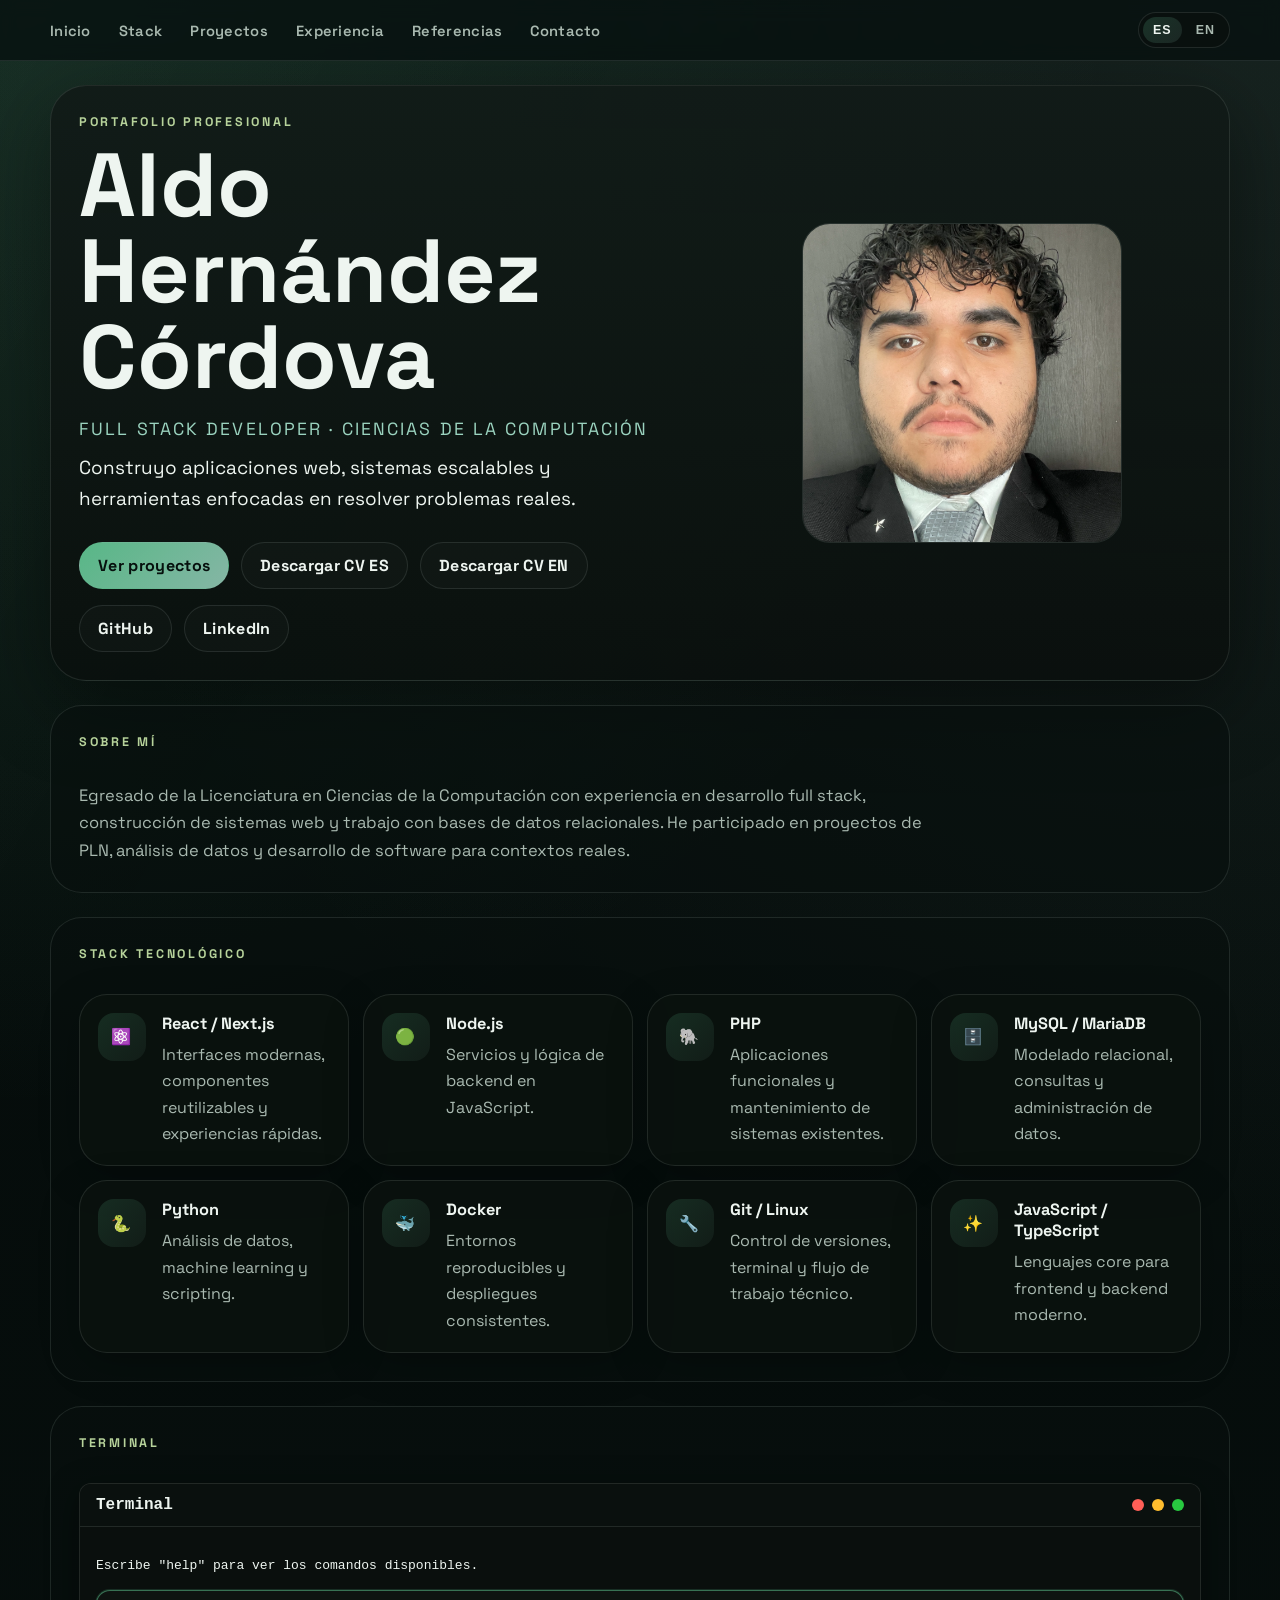
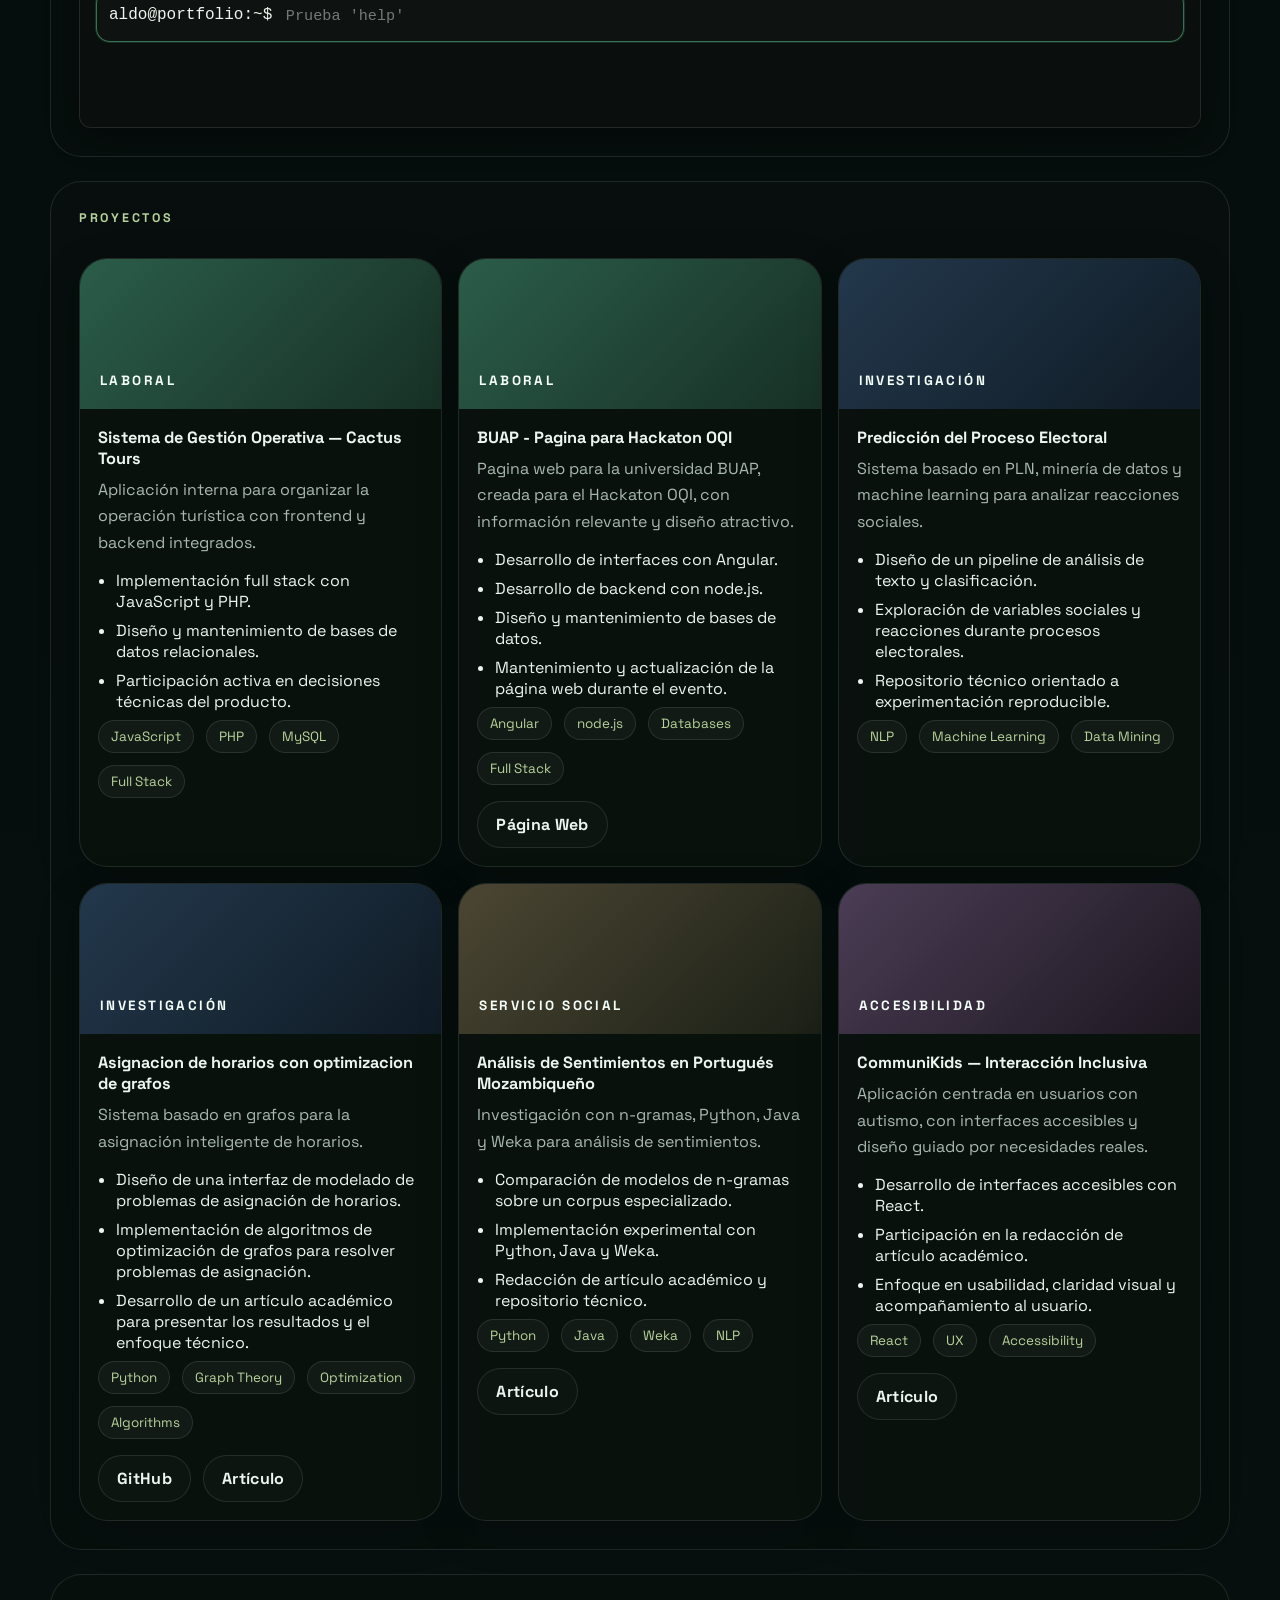
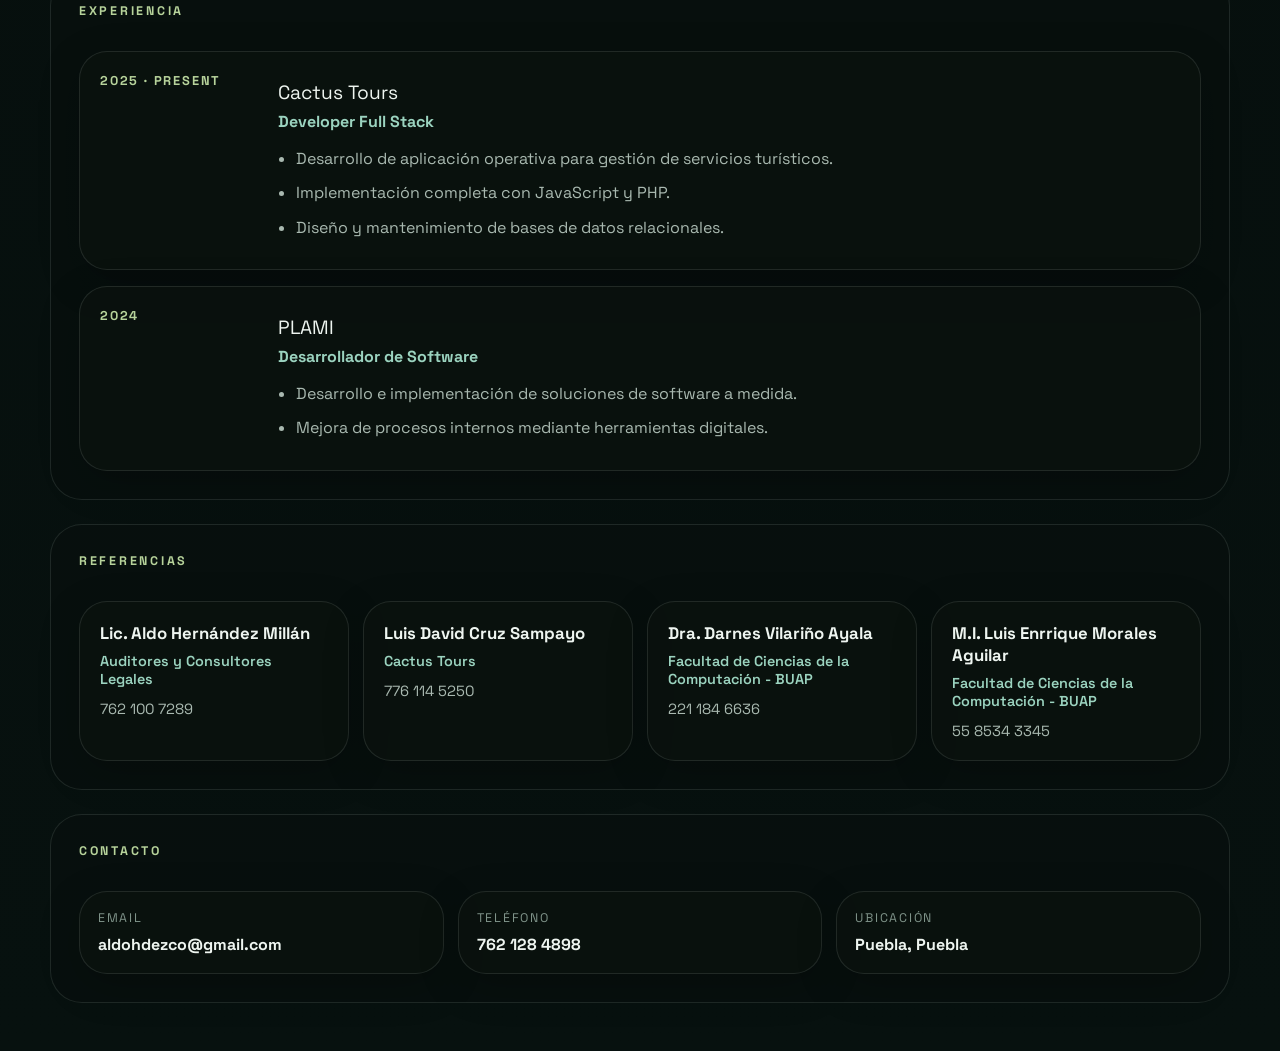
<file: index.html>
<!DOCTYPE html><html lang="es"><head><meta charSet="utf-8"/><meta name="viewport" content="width=device-width, initial-scale=1"/><link rel="preload" as="image" href="/images/avatar.png"/><link rel="stylesheet" href="/_next/static/css/b97e7c9fa5c63877.css" data-precedence="next"/><link rel="preload" as="script" fetchPriority="low" href="/_next/static/chunks/webpack-698f2ccd10d739f0.js"/><script src="/_next/static/chunks/4bd1b696-1bbe00825af7c92a.js" async=""></script><script src="/_next/static/chunks/684-13829c08f8c8ff48.js" async=""></script><script src="/_next/static/chunks/main-app-5c530ee18a1b9c01.js" async=""></script><script src="/_next/static/chunks/766-47b99588c902137a.js" async=""></script><script src="/_next/static/chunks/app/page-70e2f5b309cf6975.js" async=""></script><link rel="preconnect" href="https://fonts.googleapis.com"/><link rel="preconnect" href="https://fonts.gstatic.com" crossorigin="anonymous"/><link href="https://fonts.googleapis.com/css2?family=Space+Grotesk:wght@400;500;700;800&amp;display=swap" rel="stylesheet"/><title>Aldo Hernández Córdova | Full Stack Developer</title><script>document.querySelectorAll('body link[rel="icon"], body link[rel="apple-touch-icon"]').forEach(el => document.head.appendChild(el))</script><script src="/_next/static/chunks/polyfills-42372ed130431b0a.js" noModule=""></script></head><body><nav class="navbar "><div class="navbar-container"><div class="navbar-brand navbar-brand--mobile-only"><a href="#inicio">AHC</a></div><ul id="navbar-menu" class="navbar-menu "><li><a href="#inicio">Inicio</a></li><li><a href="#stack">Stack</a></li><li><a href="#proyectos">Proyectos</a></li><li><a href="#experiencia">Experiencia</a></li><li><a href="#referencias">Referencias</a></li><li><a href="#contacto">Contacto</a></li><li class="navbar-lang-mobile"><div class="language-switch" role="tablist" aria-label="Language switch"><button type="button" class="language-chip active" aria-pressed="true">ES</button><button type="button" class="language-chip" aria-pressed="false">EN</button></div></li></ul><div class="navbar-lang-desktop"><div class="language-switch" role="tablist" aria-label="Language switch"><button type="button" class="language-chip active" aria-pressed="true">ES</button><button type="button" class="language-chip" aria-pressed="false">EN</button></div></div><button type="button" class="navbar-toggle " aria-label="Abrir menu" aria-expanded="false" aria-controls="navbar-menu"><span></span><span></span><span></span></button></div></nav><div class="site-shell"><section class="hero" id="inicio"><div class="hero-copy"><p class="eyebrow">Portafolio profesional</p><h1>Aldo Hernández Córdova</h1><p class="hero-role">Full Stack Developer · Ciencias de la Computación</p><p class="hero-intro">Construyo aplicaciones web, sistemas escalables y herramientas enfocadas en resolver problemas reales.</p><div class="cta-row"><a class="button primary" href="#proyectos">Ver proyectos</a><a class="button secondary" href="/docs/CV%20%E2%80%93%20Aldo%20Hern%C3%A1ndez%20C%C3%B3rdova%20-%20ESP.pdf" target="_blank" rel="noreferrer">Descargar CV ES</a><a class="button secondary" href="/docs/CV%20-%20Aldo%20Hernandez%20Cordova%20-%20ENG.pdf" target="_blank" rel="noreferrer">Descargar CV EN</a></div><div class="social-row" aria-label="Social links"><a class="social-link" href="https://github.com/Aldohdezco" target="_blank" rel="noreferrer">GitHub</a><a class="social-link" href="https://www.linkedin.com/in/hernandez-cordova-aldo-9b2985282/" target="_blank" rel="noreferrer">LinkedIn</a></div></div><aside class="hero-image"><div class="avatar-container"><img alt="Aldo Hernández Córdova" width="320" height="320" decoding="async" data-nimg="1" class="avatar-image" style="color:transparent" src="/images/avatar.png"/></div></aside></section><section class="section" id="sobre-mi"><div class="section-heading"><p class="section-kicker">Sobre mí</p></div><p class="section-copy">Egresado de la Licenciatura en Ciencias de la Computación con experiencia en desarrollo full stack, construcción de sistemas web y trabajo con bases de datos relacionales. He participado en proyectos de PLN, análisis de datos y desarrollo de software para contextos reales.</p></section><section class="section" id="stack"><div class="section-heading"><p class="section-kicker">Stack tecnológico</p></div><div class="skill-grid"><article class="skill-card"><div class="skill-icon">⚛️</div><div><h3>React / Next.js</h3><p>Interfaces modernas, componentes reutilizables y experiencias rápidas.</p></div></article><article class="skill-card"><div class="skill-icon">🟢</div><div><h3>Node.js</h3><p>Servicios y lógica de backend en JavaScript.</p></div></article><article class="skill-card"><div class="skill-icon">🐘</div><div><h3>PHP</h3><p>Aplicaciones funcionales y mantenimiento de sistemas existentes.</p></div></article><article class="skill-card"><div class="skill-icon">🗄️</div><div><h3>MySQL / MariaDB</h3><p>Modelado relacional, consultas y administración de datos.</p></div></article><article class="skill-card"><div class="skill-icon">🐍</div><div><h3>Python</h3><p>Análisis de datos, machine learning y scripting.</p></div></article><article class="skill-card"><div class="skill-icon">🐳</div><div><h3>Docker</h3><p>Entornos reproducibles y despliegues consistentes.</p></div></article><article class="skill-card"><div class="skill-icon">🔧</div><div><h3>Git / Linux</h3><p>Control de versiones, terminal y flujo de trabajo técnico.</p></div></article><article class="skill-card"><div class="skill-icon">✨</div><div><h3>JavaScript / TypeScript</h3><p>Lenguajes core para frontend y backend moderno.</p></div></article></div></section><section class="section terminal-section" id="terminal-interactive"><div class="section-heading"><p class="section-kicker">Terminal</p></div><div class="terminal-wrapper"><div class="terminal-header"><span>Terminal</span><div class="terminal-buttons"><span></span><span></span><span></span></div></div><div class="terminal-body"><div class="terminal-line output"><pre class="output-text">Escribe &quot;help&quot; para ver los comandos disponibles.</pre></div><div class="terminal-line input-active"><span class="prompt">aldo@portfolio:~$ </span><input type="text" autoComplete="off" spellCheck="false" placeholder="Prueba &#x27;help&#x27;" autofocus="" class="terminal-input" value=""/></div></div></div></section><section class="section" id="proyectos"><div class="section-heading"><p class="section-kicker">Proyectos</p></div><div class="project-grid"><article class="project-card"><div class="project-preview" style="background:linear-gradient(135deg, #2b5d49, #173026)"><span>Laboral</span></div><div class="project-content"><div class="project-topline"><h3>Sistema de Gestión Operativa — Cactus Tours</h3></div><p class="project-summary">Aplicación interna para organizar la operación turística con frontend y backend integrados.</p><ul class="project-list"><li>Implementación full stack con JavaScript y PHP.</li><li>Diseño y mantenimiento de bases de datos relacionales.</li><li>Participación activa en decisiones técnicas del producto.</li></ul><div class="tag-row"><span class="tag-pill">JavaScript</span><span class="tag-pill">PHP</span><span class="tag-pill">MySQL</span><span class="tag-pill">Full Stack</span></div></div></article><article class="project-card"><div class="project-preview" style="background:linear-gradient(135deg, #2b5d49, #173026)"><span>Laboral</span></div><div class="project-content"><div class="project-topline"><h3>BUAP - Pagina para Hackaton OQI</h3></div><p class="project-summary">Pagina web para la universidad BUAP, creada para el Hackaton OQI, con información relevante y diseño atractivo.</p><ul class="project-list"><li>Desarrollo de interfaces con Angular.</li><li>Desarrollo de backend con node.js.</li><li>Diseño y mantenimiento de bases de datos.</li><li>Mantenimiento y actualización de la página web durante el evento.</li></ul><div class="tag-row"><span class="tag-pill">Angular</span><span class="tag-pill">node.js</span><span class="tag-pill">Databases</span><span class="tag-pill">Full Stack</span></div><div class="project-links"><a href="https://oqi-hackaton.buap.mx1" target="_blank" rel="noreferrer">Página Web</a></div></div></article><article class="project-card"><div class="project-preview" style="background:linear-gradient(135deg, #23384c, #0f1b25)"><span>Investigación</span></div><div class="project-content"><div class="project-topline"><h3>Predicción del Proceso Electoral</h3></div><p class="project-summary">Sistema basado en PLN, minería de datos y machine learning para analizar reacciones sociales.</p><ul class="project-list"><li>Diseño de un pipeline de análisis de texto y clasificación.</li><li>Exploración de variables sociales y reacciones durante procesos electorales.</li><li>Repositorio técnico orientado a experimentación reproducible.</li></ul><div class="tag-row"><span class="tag-pill">NLP</span><span class="tag-pill">Machine Learning</span><span class="tag-pill">Data Mining</span></div></div></article><article class="project-card"><div class="project-preview" style="background:linear-gradient(135deg, #23384c, #0f1b25)"><span>Investigación</span></div><div class="project-content"><div class="project-topline"><h3>Asignacion de horarios con optimizacion de grafos</h3></div><p class="project-summary">Sistema basado en grafos para la asignación inteligente de horarios.</p><ul class="project-list"><li>Diseño de una interfaz de modelado de problemas de asignación de horarios.</li><li>Implementación de algoritmos de optimización de grafos para resolver problemas de asignación.</li><li>Desarrollo de un artículo académico para presentar los resultados y el enfoque técnico.</li></ul><div class="tag-row"><span class="tag-pill">Python</span><span class="tag-pill">Graph Theory</span><span class="tag-pill">Optimization</span><span class="tag-pill">Algorithms</span></div><div class="project-links"><a href="https://github.com/Aldohdezco/AsignacionHorariosAdmision2026" target="_blank" rel="noreferrer">GitHub</a><a href="https://www.overleaf.com/read/mmzdmjgrkybt#a4f9cf" target="_blank" rel="noreferrer">Artículo</a></div></div></article><article class="project-card"><div class="project-preview" style="background:linear-gradient(135deg, #4c4633, #1b2016)"><span>Servicio social</span></div><div class="project-content"><div class="project-topline"><h3>Análisis de Sentimientos en Portugués Mozambiqueño</h3></div><p class="project-summary">Investigación con n-gramas, Python, Java y Weka para análisis de sentimientos.</p><ul class="project-list"><li>Comparación de modelos de n-gramas sobre un corpus especializado.</li><li>Implementación experimental con Python, Java y Weka.</li><li>Redacción de artículo académico y repositorio técnico.</li></ul><div class="tag-row"><span class="tag-pill">Python</span><span class="tag-pill">Java</span><span class="tag-pill">Weka</span><span class="tag-pill">NLP</span></div><div class="project-links"><a href="https://www.overleaf.com/read/jtgjdzpzbxgg#a612f4" target="_blank" rel="noreferrer">Artículo</a></div></div></article><article class="project-card"><div class="project-preview" style="background:linear-gradient(135deg, #4a3d55, #1d1720)"><span>Accesibilidad</span></div><div class="project-content"><div class="project-topline"><h3>CommuniKids — Interacción Inclusiva</h3></div><p class="project-summary">Aplicación centrada en usuarios con autismo, con interfaces accesibles y diseño guiado por necesidades reales.</p><ul class="project-list"><li>Desarrollo de interfaces accesibles con React.</li><li>Participación en la redacción de artículo académico.</li><li>Enfoque en usabilidad, claridad visual y acompañamiento al usuario.</li></ul><div class="tag-row"><span class="tag-pill">React</span><span class="tag-pill">UX</span><span class="tag-pill">Accessibility</span></div><div class="project-links"><a href="https://www.overleaf.com/read/vztnfsnzxbsd#4aa731" target="_blank" rel="noreferrer">Artículo</a></div></div></article></div></section><section class="section" id="experiencia"><div class="section-heading"><p class="section-kicker">Experiencia</p></div><div class="timeline"><article class="timeline-item"><div class="timeline-meta"><span>2025 · Present</span></div><div class="timeline-content"><p class="timeline-company">Cactus Tours</p><p class="timeline-role">Developer Full Stack</p><ul><li>Desarrollo de aplicación operativa para gestión de servicios turísticos.</li><li>Implementación completa con JavaScript y PHP.</li><li>Diseño y mantenimiento de bases de datos relacionales.</li></ul></div></article><article class="timeline-item"><div class="timeline-meta"><span>2024</span></div><div class="timeline-content"><p class="timeline-company">PLAMI</p><p class="timeline-role">Desarrollador de Software</p><ul><li>Desarrollo e implementación de soluciones de software a medida.</li><li>Mejora de procesos internos mediante herramientas digitales.</li></ul></div></article></div></section><section class="section" id="referencias"><div class="section-heading"><p class="section-kicker">Referencias</p></div><div class="references-grid"><article class="reference-card"><h3>Lic. Aldo Hernández Millán</h3><p class="reference-org">Auditores y Consultores Legales</p><p class="reference-phone">762 100 7289</p></article><article class="reference-card"><h3>Luis David Cruz Sampayo</h3><p class="reference-org">Cactus Tours</p><p class="reference-phone">776 114 5250</p></article><article class="reference-card"><h3>Dra. Darnes Vilariño Ayala</h3><p class="reference-org">Facultad de Ciencias de la Computación - BUAP</p><p class="reference-phone">221 184 6636</p></article><article class="reference-card"><h3>M.I. Luis Enrrique Morales Aguilar</h3><p class="reference-org">Facultad de Ciencias de la Computación - BUAP</p><p class="reference-phone">55 8534 3345</p></article></div></section><section class="section" id="contacto"><div class="section-heading"><p class="section-kicker">Contacto</p></div><div class="contact-grid"><a href="mailto:aldohdezco@gmail.com" class="contact-card"><span>Email</span><strong>aldohdezco@gmail.com</strong></a><div class="contact-card"><span>Teléfono</span><strong>762 128 4898</strong></div><div class="contact-card"><span>Ubicación</span><strong>Puebla, Puebla</strong></div></div></section></div><!--$--><!--/$--><!--$--><!--/$--><script src="/_next/static/chunks/webpack-698f2ccd10d739f0.js" async=""></script><script>(self.__next_f=self.__next_f||[]).push([0])</script><script>self.__next_f.push([1,"1:\"$Sreact.fragment\"\n2:I[7555,[],\"\"]\n3:I[1295,[],\"\"]\n4:I[7484,[\"766\",\"static/chunks/766-47b99588c902137a.js\",\"974\",\"static/chunks/app/page-70e2f5b309cf6975.js\"],\"PortfolioPage\"]\n5:I[9665,[],\"MetadataBoundary\"]\n7:I[9665,[],\"OutletBoundary\"]\na:I[4911,[],\"AsyncMetadataOutlet\"]\nc:I[9665,[],\"ViewportBoundary\"]\ne:I[6614,[],\"\"]\n:HL[\"/_next/static/css/b97e7c9fa5c63877.css\",\"style\"]\n"])</script><script>self.__next_f.push([1,"0:{\"P\":null,\"b\":\"p0J5xZrXqZByaKsu0QQSk\",\"p\":\"\",\"c\":[\"\",\"\"],\"i\":false,\"f\":[[[\"\",{\"children\":[\"__PAGE__\",{}]},\"$undefined\",\"$undefined\",true],[\"\",[\"$\",\"$1\",\"c\",{\"children\":[[[\"$\",\"link\",\"0\",{\"rel\":\"stylesheet\",\"href\":\"/_next/static/css/b97e7c9fa5c63877.css\",\"precedence\":\"next\",\"crossOrigin\":\"$undefined\",\"nonce\":\"$undefined\"}]],[\"$\",\"html\",null,{\"lang\":\"es\",\"children\":[[\"$\",\"head\",null,{\"children\":[[\"$\",\"link\",null,{\"rel\":\"preconnect\",\"href\":\"https://fonts.googleapis.com\"}],[\"$\",\"link\",null,{\"rel\":\"preconnect\",\"href\":\"https://fonts.gstatic.com\",\"crossOrigin\":\"anonymous\"}],[\"$\",\"link\",null,{\"href\":\"https://fonts.googleapis.com/css2?family=Space+Grotesk:wght@400;500;700;800\u0026display=swap\",\"rel\":\"stylesheet\"}]]}],[\"$\",\"body\",null,{\"suppressHydrationWarning\":true,\"children\":[\"$\",\"$L2\",null,{\"parallelRouterKey\":\"children\",\"error\":\"$undefined\",\"errorStyles\":\"$undefined\",\"errorScripts\":\"$undefined\",\"template\":[\"$\",\"$L3\",null,{}],\"templateStyles\":\"$undefined\",\"templateScripts\":\"$undefined\",\"notFound\":[[[\"$\",\"title\",null,{\"children\":\"404: This page could not be found.\"}],[\"$\",\"div\",null,{\"style\":{\"fontFamily\":\"system-ui,\\\"Segoe UI\\\",Roboto,Helvetica,Arial,sans-serif,\\\"Apple Color Emoji\\\",\\\"Segoe UI Emoji\\\"\",\"height\":\"100vh\",\"textAlign\":\"center\",\"display\":\"flex\",\"flexDirection\":\"column\",\"alignItems\":\"center\",\"justifyContent\":\"center\"},\"children\":[\"$\",\"div\",null,{\"children\":[[\"$\",\"style\",null,{\"dangerouslySetInnerHTML\":{\"__html\":\"body{color:#000;background:#fff;margin:0}.next-error-h1{border-right:1px solid rgba(0,0,0,.3)}@media (prefers-color-scheme:dark){body{color:#fff;background:#000}.next-error-h1{border-right:1px solid rgba(255,255,255,.3)}}\"}}],[\"$\",\"h1\",null,{\"className\":\"next-error-h1\",\"style\":{\"display\":\"inline-block\",\"margin\":\"0 20px 0 0\",\"padding\":\"0 23px 0 0\",\"fontSize\":24,\"fontWeight\":500,\"verticalAlign\":\"top\",\"lineHeight\":\"49px\"},\"children\":404}],[\"$\",\"div\",null,{\"style\":{\"display\":\"inline-block\"},\"children\":[\"$\",\"h2\",null,{\"style\":{\"fontSize\":14,\"fontWeight\":400,\"lineHeight\":\"49px\",\"margin\":0},\"children\":\"This page could not be found.\"}]}]]}]}]],[]],\"forbidden\":\"$undefined\",\"unauthorized\":\"$undefined\"}]}]]}]]}],{\"children\":[\"__PAGE__\",[\"$\",\"$1\",\"c\",{\"children\":[[\"$\",\"$L4\",null,{}],[\"$\",\"$L5\",null,{\"children\":\"$L6\"}],null,[\"$\",\"$L7\",null,{\"children\":[\"$L8\",\"$L9\",[\"$\",\"$La\",null,{\"promise\":\"$@b\"}]]}]]}],{},null,false]},null,false],[\"$\",\"$1\",\"h\",{\"children\":[null,[\"$\",\"$1\",\"8RKRBCJMsyAXn9Sp03ian\",{\"children\":[[\"$\",\"$Lc\",null,{\"children\":\"$Ld\"}],null]}],null]}],false]],\"m\":\"$undefined\",\"G\":[\"$e\",\"$undefined\"],\"s\":false,\"S\":true}\n"])</script><script>self.__next_f.push([1,"f:\"$Sreact.suspense\"\n10:I[4911,[],\"AsyncMetadata\"]\n6:[\"$\",\"$f\",null,{\"fallback\":null,\"children\":[\"$\",\"$L10\",null,{\"promise\":\"$@11\"}]}]\n"])</script><script>self.__next_f.push([1,"9:null\n"])</script><script>self.__next_f.push([1,"d:[[\"$\",\"meta\",\"0\",{\"charSet\":\"utf-8\"}],[\"$\",\"meta\",\"1\",{\"name\":\"viewport\",\"content\":\"width=device-width, initial-scale=1\"}]]\n8:null\n"])</script><script>self.__next_f.push([1,"11:{\"metadata\":[[\"$\",\"title\",\"0\",{\"children\":\"Aldo Hernández Córdova | Full Stack Developer\"}]],\"error\":null,\"digest\":\"$undefined\"}\nb:{\"metadata\":\"$11:metadata\",\"error\":null,\"digest\":\"$undefined\"}\n"])</script></body></html>
</file>
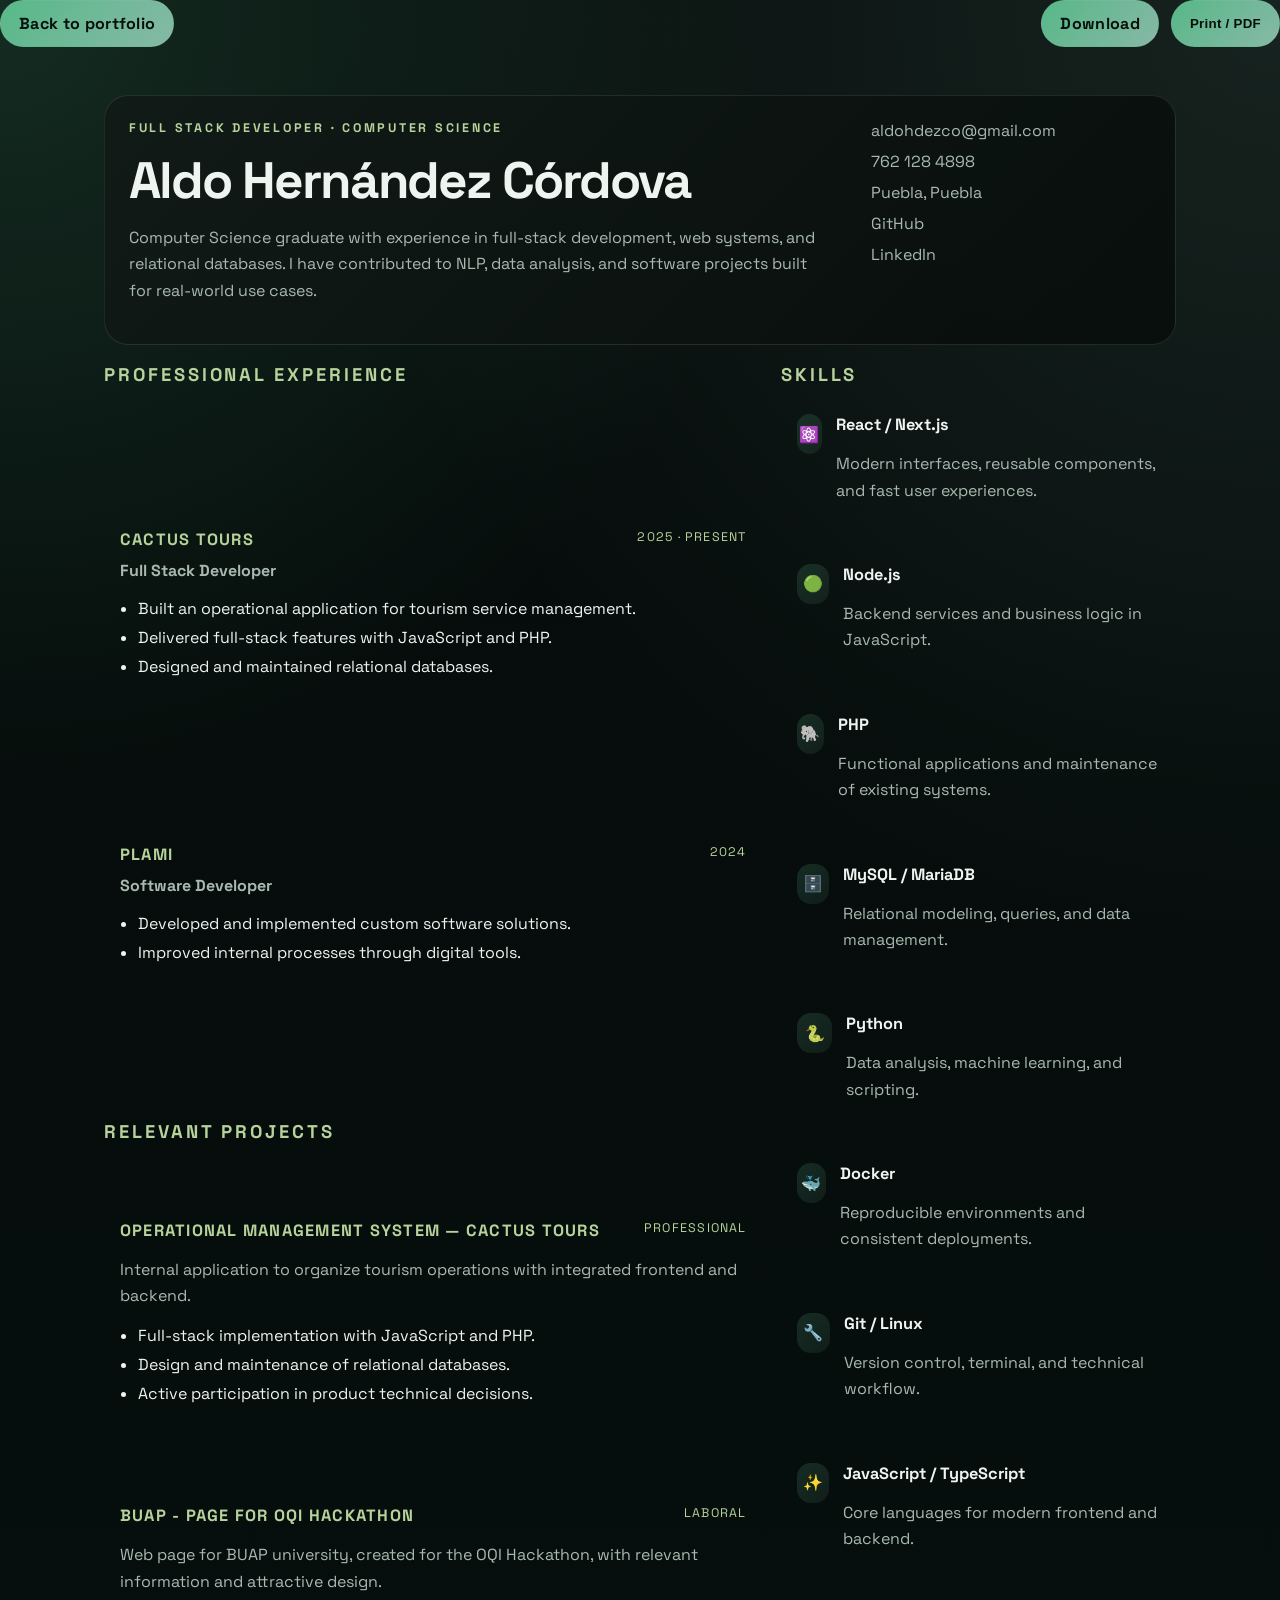
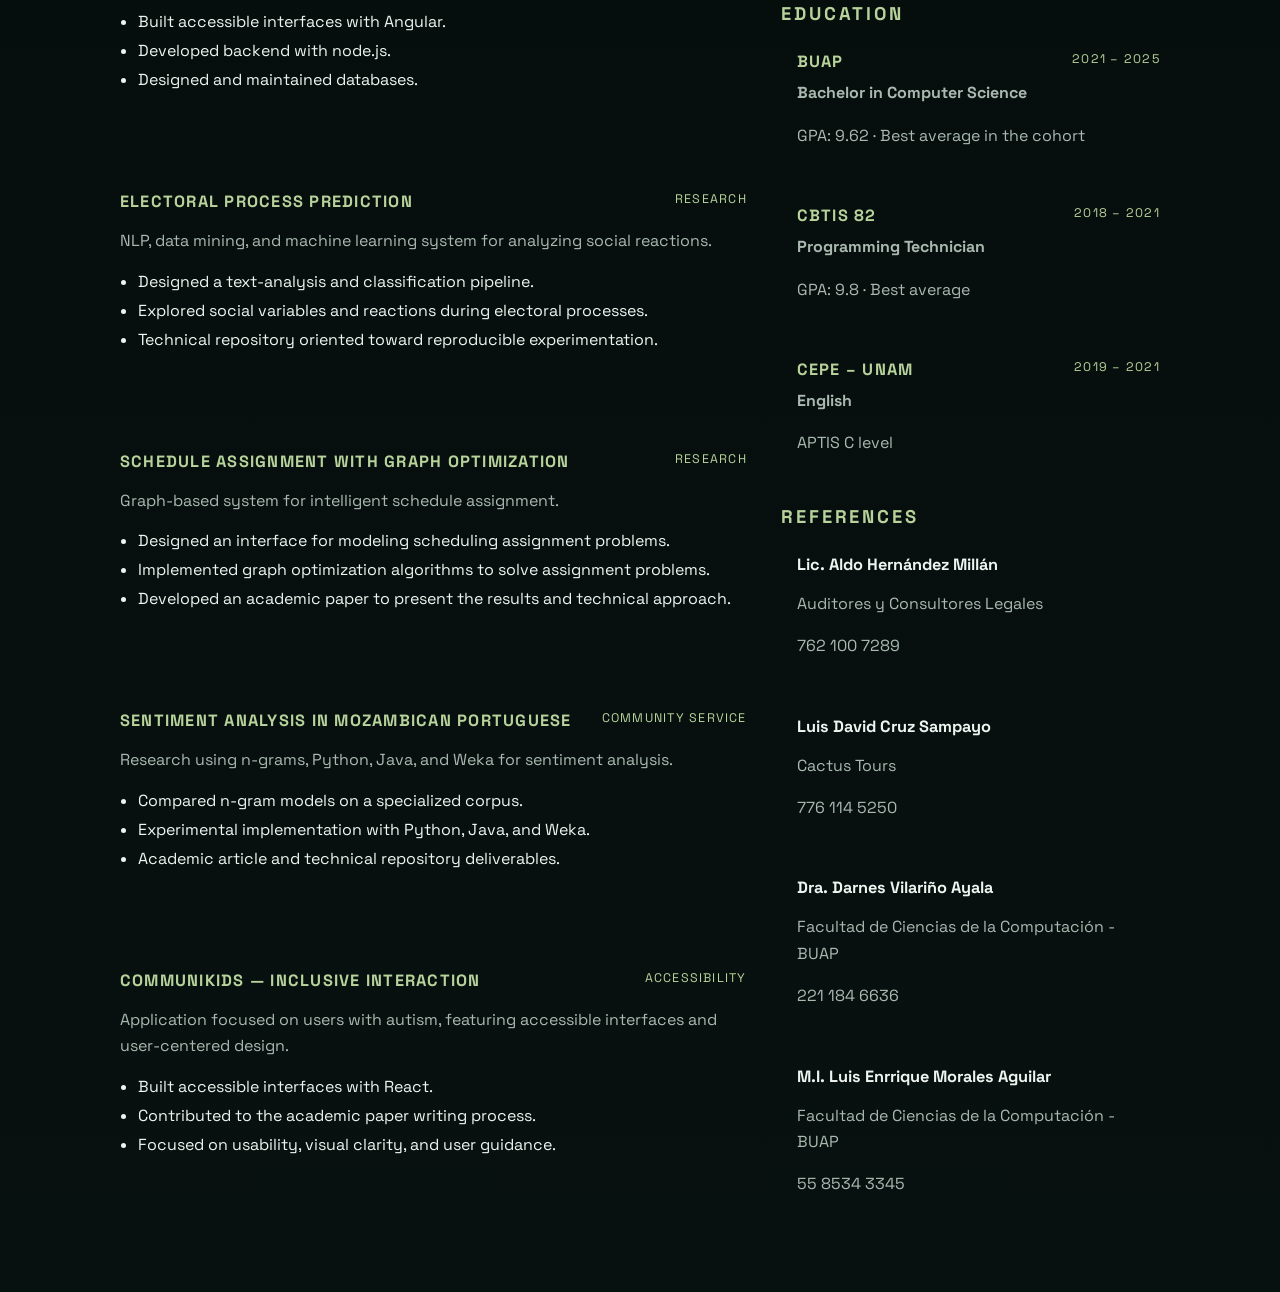
<file: cv/en.html>
<!DOCTYPE html><html lang="es"><head><meta charSet="utf-8"/><meta name="viewport" content="width=device-width, initial-scale=1"/><link rel="stylesheet" href="/_next/static/css/b97e7c9fa5c63877.css" data-precedence="next"/><link rel="preload" as="script" fetchPriority="low" href="/_next/static/chunks/webpack-698f2ccd10d739f0.js"/><script src="/_next/static/chunks/4bd1b696-1bbe00825af7c92a.js" async=""></script><script src="/_next/static/chunks/684-13829c08f8c8ff48.js" async=""></script><script src="/_next/static/chunks/main-app-5c530ee18a1b9c01.js" async=""></script><script src="/_next/static/chunks/874-7618c3fad5f7ba4a.js" async=""></script><script src="/_next/static/chunks/app/cv/%5Blang%5D/page-c5ba09062a282c21.js" async=""></script><link rel="preconnect" href="https://fonts.googleapis.com"/><link rel="preconnect" href="https://fonts.gstatic.com" crossorigin="anonymous"/><link href="https://fonts.googleapis.com/css2?family=Space+Grotesk:wght@400;500;700;800&amp;display=swap" rel="stylesheet"/><title>Aldo Hernández Córdova | Full Stack Developer</title><script>document.querySelectorAll('body link[rel="icon"], body link[rel="apple-touch-icon"]').forEach(el => document.head.appendChild(el))</script><script src="/_next/static/chunks/polyfills-42372ed130431b0a.js" noModule=""></script></head><body><header class="cv-topbar"><a class="cv-backlink" href="/">Back to portfolio</a><div class="cv-actions"><a href="/docs/CV%20-%20Aldo%20Hernandez%20Cordova%20-%20ENG.pdf" class="cv-button" target="_blank" rel="noreferrer">Download</a><button type="button" class="cv-button">Print / PDF</button></div></header><div class="cv-page"><section class="cv-header"><div><p class="cv-kicker">Full Stack Developer · Computer Science</p><h1>Aldo Hernández Córdova</h1><p class="cv-summary">Computer Science graduate with experience in full-stack development, web systems, and relational databases. I have contributed to NLP, data analysis, and software projects built for real-world use cases.</p></div><div class="cv-contact-block"><a href="mailto:aldohdezco@gmail.com">aldohdezco@gmail.com</a><span>762 128 4898</span><span>Puebla, Puebla</span><a href="https://github.com/Aldohdezco" target="_blank" rel="noreferrer">GitHub</a><a href="https://www.linkedin.com/in/aldohdezco" target="_blank" rel="noreferrer">LinkedIn</a></div></section><div class="cv-layout"><main class="cv-main"><section class="cv-section"><h2>Professional experience</h2><article class="cv-block"><div class="cv-block-header"><strong>Cactus Tours</strong><span>2025 · Present</span></div><p class="cv-role">Full Stack Developer</p><ul><li>Built an operational application for tourism service management.</li><li>Delivered full-stack features with JavaScript and PHP.</li><li>Designed and maintained relational databases.</li></ul></article><article class="cv-block"><div class="cv-block-header"><strong>PLAMI</strong><span>2024</span></div><p class="cv-role">Software Developer</p><ul><li>Developed and implemented custom software solutions.</li><li>Improved internal processes through digital tools.</li></ul></article></section><section class="cv-section"><h2>Relevant projects</h2><article class="cv-block"><div class="cv-block-header"><strong>Operational Management System — Cactus Tours</strong><span>Professional</span></div><p>Internal application to organize tourism operations with integrated frontend and backend.</p><ul><li>Full-stack implementation with JavaScript and PHP.</li><li>Design and maintenance of relational databases.</li><li>Active participation in product technical decisions.</li></ul></article><article class="cv-block"><div class="cv-block-header"><strong>BUAP - Page for OQI Hackathon</strong><span>Laboral</span></div><p>Web page for BUAP university, created for the OQI Hackathon, with relevant information and attractive design.</p><ul><li>Built accessible interfaces with Angular.</li><li>Developed backend with node.js.</li><li>Designed and maintained databases.</li></ul></article><article class="cv-block"><div class="cv-block-header"><strong>Electoral Process Prediction</strong><span>Research</span></div><p>NLP, data mining, and machine learning system for analyzing social reactions.</p><ul><li>Designed a text-analysis and classification pipeline.</li><li>Explored social variables and reactions during electoral processes.</li><li>Technical repository oriented toward reproducible experimentation.</li></ul></article><article class="cv-block"><div class="cv-block-header"><strong>Schedule Assignment with Graph Optimization</strong><span>Research</span></div><p>Graph-based system for intelligent schedule assignment.</p><ul><li>Designed an interface for modeling scheduling assignment problems.</li><li>Implemented graph optimization algorithms to solve assignment problems.</li><li>Developed an academic paper to present the results and technical approach.</li></ul></article><article class="cv-block"><div class="cv-block-header"><strong>Sentiment Analysis in Mozambican Portuguese</strong><span>Community service</span></div><p>Research using n-grams, Python, Java, and Weka for sentiment analysis.</p><ul><li>Compared n-gram models on a specialized corpus.</li><li>Experimental implementation with Python, Java, and Weka.</li><li>Academic article and technical repository deliverables.</li></ul></article><article class="cv-block"><div class="cv-block-header"><strong>CommuniKids — Inclusive Interaction</strong><span>Accessibility</span></div><p>Application focused on users with autism, featuring accessible interfaces and user-centered design.</p><ul><li>Built accessible interfaces with React.</li><li>Contributed to the academic paper writing process.</li><li>Focused on usability, visual clarity, and user guidance.</li></ul></article></section></main><aside class="cv-sidebar"><section class="cv-section"><h2>Skills</h2><div class="cv-skill-list"><article class="cv-skill-item"><div class="cv-skill-icon">⚛️</div><div><strong>React / Next.js</strong><p>Modern interfaces, reusable components, and fast user experiences.</p></div></article><article class="cv-skill-item"><div class="cv-skill-icon">🟢</div><div><strong>Node.js</strong><p>Backend services and business logic in JavaScript.</p></div></article><article class="cv-skill-item"><div class="cv-skill-icon">🐘</div><div><strong>PHP</strong><p>Functional applications and maintenance of existing systems.</p></div></article><article class="cv-skill-item"><div class="cv-skill-icon">🗄️</div><div><strong>MySQL / MariaDB</strong><p>Relational modeling, queries, and data management.</p></div></article><article class="cv-skill-item"><div class="cv-skill-icon">🐍</div><div><strong>Python</strong><p>Data analysis, machine learning, and scripting.</p></div></article><article class="cv-skill-item"><div class="cv-skill-icon">🐳</div><div><strong>Docker</strong><p>Reproducible environments and consistent deployments.</p></div></article><article class="cv-skill-item"><div class="cv-skill-icon">🔧</div><div><strong>Git / Linux</strong><p>Version control, terminal, and technical workflow.</p></div></article><article class="cv-skill-item"><div class="cv-skill-icon">✨</div><div><strong>JavaScript / TypeScript</strong><p>Core languages for modern frontend and backend.</p></div></article></div></section><section class="cv-section"><h2>Education</h2><article class="cv-block cv-block-compact"><div class="cv-block-header"><strong>BUAP</strong><span>2021 – 2025</span></div><p class="cv-role">Bachelor in Computer Science</p><p>GPA: 9.62 · Best average in the cohort</p></article><article class="cv-block cv-block-compact"><div class="cv-block-header"><strong>CBTIS 82</strong><span>2018 – 2021</span></div><p class="cv-role">Programming Technician</p><p>GPA: 9.8 · Best average</p></article><article class="cv-block cv-block-compact"><div class="cv-block-header"><strong>CEPE – UNAM</strong><span>2019 – 2021</span></div><p class="cv-role">English</p><p>APTIS C level</p></article></section><section class="cv-section"><h2>References</h2><article class="cv-block cv-block-compact"><strong>Lic. Aldo Hernández Millán</strong><p>Auditores y Consultores Legales</p><p>762 100 7289</p></article><article class="cv-block cv-block-compact"><strong>Luis David Cruz Sampayo</strong><p>Cactus Tours</p><p>776 114 5250</p></article><article class="cv-block cv-block-compact"><strong>Dra. Darnes Vilariño Ayala</strong><p>Facultad de Ciencias de la Computación - BUAP</p><p>221 184 6636</p></article><article class="cv-block cv-block-compact"><strong>M.I. Luis Enrrique Morales Aguilar</strong><p>Facultad de Ciencias de la Computación - BUAP</p><p>55 8534 3345</p></article></section></aside></div></div><!--$--><!--/$--><!--$--><!--/$--><script src="/_next/static/chunks/webpack-698f2ccd10d739f0.js" async=""></script><script>(self.__next_f=self.__next_f||[]).push([0])</script><script>self.__next_f.push([1,"1:\"$Sreact.fragment\"\n2:I[7555,[],\"\"]\n3:I[1295,[],\"\"]\n5:I[9665,[],\"MetadataBoundary\"]\n7:I[9665,[],\"OutletBoundary\"]\na:I[4911,[],\"AsyncMetadataOutlet\"]\nc:I[9665,[],\"ViewportBoundary\"]\ne:I[6614,[],\"\"]\n:HL[\"/_next/static/css/b97e7c9fa5c63877.css\",\"style\"]\n"])</script><script>self.__next_f.push([1,"0:{\"P\":null,\"b\":\"p0J5xZrXqZByaKsu0QQSk\",\"p\":\"\",\"c\":[\"\",\"cv\",\"en\"],\"i\":false,\"f\":[[[\"\",{\"children\":[\"cv\",{\"children\":[[\"lang\",\"en\",\"d\"],{\"children\":[\"__PAGE__\",{}]}]}]},\"$undefined\",\"$undefined\",true],[\"\",[\"$\",\"$1\",\"c\",{\"children\":[[[\"$\",\"link\",\"0\",{\"rel\":\"stylesheet\",\"href\":\"/_next/static/css/b97e7c9fa5c63877.css\",\"precedence\":\"next\",\"crossOrigin\":\"$undefined\",\"nonce\":\"$undefined\"}]],[\"$\",\"html\",null,{\"lang\":\"es\",\"children\":[[\"$\",\"head\",null,{\"children\":[[\"$\",\"link\",null,{\"rel\":\"preconnect\",\"href\":\"https://fonts.googleapis.com\"}],[\"$\",\"link\",null,{\"rel\":\"preconnect\",\"href\":\"https://fonts.gstatic.com\",\"crossOrigin\":\"anonymous\"}],[\"$\",\"link\",null,{\"href\":\"https://fonts.googleapis.com/css2?family=Space+Grotesk:wght@400;500;700;800\u0026display=swap\",\"rel\":\"stylesheet\"}]]}],[\"$\",\"body\",null,{\"suppressHydrationWarning\":true,\"children\":[\"$\",\"$L2\",null,{\"parallelRouterKey\":\"children\",\"error\":\"$undefined\",\"errorStyles\":\"$undefined\",\"errorScripts\":\"$undefined\",\"template\":[\"$\",\"$L3\",null,{}],\"templateStyles\":\"$undefined\",\"templateScripts\":\"$undefined\",\"notFound\":[[[\"$\",\"title\",null,{\"children\":\"404: This page could not be found.\"}],[\"$\",\"div\",null,{\"style\":{\"fontFamily\":\"system-ui,\\\"Segoe UI\\\",Roboto,Helvetica,Arial,sans-serif,\\\"Apple Color Emoji\\\",\\\"Segoe UI Emoji\\\"\",\"height\":\"100vh\",\"textAlign\":\"center\",\"display\":\"flex\",\"flexDirection\":\"column\",\"alignItems\":\"center\",\"justifyContent\":\"center\"},\"children\":[\"$\",\"div\",null,{\"children\":[[\"$\",\"style\",null,{\"dangerouslySetInnerHTML\":{\"__html\":\"body{color:#000;background:#fff;margin:0}.next-error-h1{border-right:1px solid rgba(0,0,0,.3)}@media (prefers-color-scheme:dark){body{color:#fff;background:#000}.next-error-h1{border-right:1px solid rgba(255,255,255,.3)}}\"}}],[\"$\",\"h1\",null,{\"className\":\"next-error-h1\",\"style\":{\"display\":\"inline-block\",\"margin\":\"0 20px 0 0\",\"padding\":\"0 23px 0 0\",\"fontSize\":24,\"fontWeight\":500,\"verticalAlign\":\"top\",\"lineHeight\":\"49px\"},\"children\":404}],[\"$\",\"div\",null,{\"style\":{\"display\":\"inline-block\"},\"children\":[\"$\",\"h2\",null,{\"style\":{\"fontSize\":14,\"fontWeight\":400,\"lineHeight\":\"49px\",\"margin\":0},\"children\":\"This page could not be found.\"}]}]]}]}]],[]],\"forbidden\":\"$undefined\",\"unauthorized\":\"$undefined\"}]}]]}]]}],{\"children\":[\"cv\",[\"$\",\"$1\",\"c\",{\"children\":[null,[\"$\",\"$L2\",null,{\"parallelRouterKey\":\"children\",\"error\":\"$undefined\",\"errorStyles\":\"$undefined\",\"errorScripts\":\"$undefined\",\"template\":[\"$\",\"$L3\",null,{}],\"templateStyles\":\"$undefined\",\"templateScripts\":\"$undefined\",\"notFound\":\"$undefined\",\"forbidden\":\"$undefined\",\"unauthorized\":\"$undefined\"}]]}],{\"children\":[[\"lang\",\"en\",\"d\"],[\"$\",\"$1\",\"c\",{\"children\":[null,[\"$\",\"$L2\",null,{\"parallelRouterKey\":\"children\",\"error\":\"$undefined\",\"errorStyles\":\"$undefined\",\"errorScripts\":\"$undefined\",\"template\":[\"$\",\"$L3\",null,{}],\"templateStyles\":\"$undefined\",\"templateScripts\":\"$undefined\",\"notFound\":\"$undefined\",\"forbidden\":\"$undefined\",\"unauthorized\":\"$undefined\"}]]}],{\"children\":[\"__PAGE__\",[\"$\",\"$1\",\"c\",{\"children\":[\"$L4\",[\"$\",\"$L5\",null,{\"children\":\"$L6\"}],null,[\"$\",\"$L7\",null,{\"children\":[\"$L8\",\"$L9\",[\"$\",\"$La\",null,{\"promise\":\"$@b\"}]]}]]}],{},null,false]},null,false]},null,false]},null,false],[\"$\",\"$1\",\"h\",{\"children\":[null,[\"$\",\"$1\",\"giF7yZ7KpwZOvw-PzFbp-\",{\"children\":[[\"$\",\"$Lc\",null,{\"children\":\"$Ld\"}],null]}],null]}],false]],\"m\":\"$undefined\",\"G\":[\"$e\",\"$undefined\"],\"s\":false,\"S\":true}\n"])</script><script>self.__next_f.push([1,"f:\"$Sreact.suspense\"\n10:I[4911,[],\"AsyncMetadata\"]\n12:I[4321,[\"874\",\"static/chunks/874-7618c3fad5f7ba4a.js\",\"123\",\"static/chunks/app/cv/%5Blang%5D/page-c5ba09062a282c21.js\"],\"CvToolbar\"]\n6:[\"$\",\"$f\",null,{\"fallback\":null,\"children\":[\"$\",\"$L10\",null,{\"promise\":\"$@11\"}]}]\n"])</script><script>self.__next_f.push([1,"4:[[\"$\",\"$L12\",null,{\"lang\":\"en\"}],[\"$\",\"div\",null,{\"className\":\"cv-page\",\"children\":[[\"$\",\"section\",null,{\"className\":\"cv-header\",\"children\":[[\"$\",\"div\",null,{\"children\":[[\"$\",\"p\",null,{\"className\":\"cv-kicker\",\"children\":\"Full Stack Developer · Computer Science\"}],[\"$\",\"h1\",null,{\"children\":\"Aldo Hernández Córdova\"}],[\"$\",\"p\",null,{\"className\":\"cv-summary\",\"children\":\"Computer Science graduate with experience in full-stack development, web systems, and relational databases. I have contributed to NLP, data analysis, and software projects built for real-world use cases.\"}]]}],[\"$\",\"div\",null,{\"className\":\"cv-contact-block\",\"children\":[[\"$\",\"a\",null,{\"href\":\"mailto:aldohdezco@gmail.com\",\"children\":\"aldohdezco@gmail.com\"}],[\"$\",\"span\",null,{\"children\":\"762 128 4898\"}],[\"$\",\"span\",null,{\"children\":\"Puebla, Puebla\"}],[\"$\",\"a\",null,{\"href\":\"https://github.com/Aldohdezco\",\"target\":\"_blank\",\"rel\":\"noreferrer\",\"children\":\"GitHub\"}],[\"$\",\"a\",null,{\"href\":\"https://www.linkedin.com/in/aldohdezco\",\"target\":\"_blank\",\"rel\":\"noreferrer\",\"children\":\"LinkedIn\"}]]}]]}],[\"$\",\"div\",null,{\"className\":\"cv-layout\",\"children\":[[\"$\",\"main\",null,{\"className\":\"cv-main\",\"children\":[[\"$\",\"section\",null,{\"className\":\"cv-section\",\"children\":[[\"$\",\"h2\",null,{\"children\":\"Professional experience\"}],[[\"$\",\"article\",\"Cactus Tours-2025 · Present\",{\"className\":\"cv-block\",\"children\":[[\"$\",\"div\",null,{\"className\":\"cv-block-header\",\"children\":[[\"$\",\"strong\",null,{\"children\":\"Cactus Tours\"}],[\"$\",\"span\",null,{\"children\":\"2025 · Present\"}]]}],[\"$\",\"p\",null,{\"className\":\"cv-role\",\"children\":\"Full Stack Developer\"}],[\"$\",\"ul\",null,{\"children\":[[\"$\",\"li\",\"Built an operational application for tourism service management.\",{\"children\":\"Built an operational application for tourism service management.\"}],[\"$\",\"li\",\"Delivered full-stack features with JavaScript and PHP.\",{\"children\":\"Delivered full-stack features with JavaScript and PHP.\"}],[\"$\",\"li\",\"Designed and maintained relational databases.\",{\"children\":\"Designed and maintained relational databases.\"}]]}]]}],[\"$\",\"article\",\"PLAMI-2024\",{\"className\":\"cv-block\",\"children\":[[\"$\",\"div\",null,{\"className\":\"cv-block-header\",\"children\":[[\"$\",\"strong\",null,{\"children\":\"PLAMI\"}],[\"$\",\"span\",null,{\"children\":\"2024\"}]]}],[\"$\",\"p\",null,{\"className\":\"cv-role\",\"children\":\"Software Developer\"}],[\"$\",\"ul\",null,{\"children\":[[\"$\",\"li\",\"Developed and implemented custom software solutions.\",{\"children\":\"Developed and implemented custom software solutions.\"}],[\"$\",\"li\",\"Improved internal processes through digital tools.\",{\"children\":\"Improved internal processes through digital tools.\"}]]}]]}]]]}],[\"$\",\"section\",null,{\"className\":\"cv-section\",\"children\":[[\"$\",\"h2\",null,{\"children\":\"Relevant projects\"}],[[\"$\",\"article\",\"Sistema de Gestión Operativa — Cactus Tours\",{\"className\":\"cv-block\",\"children\":[[\"$\",\"div\",null,{\"className\":\"cv-block-header\",\"children\":[[\"$\",\"strong\",null,{\"children\":\"Operational Management System — Cactus Tours\"}],[\"$\",\"span\",null,{\"children\":\"Professional\"}]]}],[\"$\",\"p\",null,{\"children\":\"Internal application to organize tourism operations with integrated frontend and backend.\"}],[\"$\",\"ul\",null,{\"children\":[[\"$\",\"li\",\"Full-stack implementation with JavaScript and PHP.\",{\"children\":\"Full-stack implementation with JavaScript and PHP.\"}],[\"$\",\"li\",\"Design and maintenance of relational databases.\",{\"children\":\"Design and maintenance of relational databases.\"}],[\"$\",\"li\",\"Active participation in product technical decisions.\",{\"children\":\"Active participation in product technical decisions.\"}]]}]]}],[\"$\",\"article\",\"BUAP - Pagina para Hackaton OQI\",{\"className\":\"cv-block\",\"children\":[[\"$\",\"div\",null,{\"className\":\"cv-block-header\",\"children\":[[\"$\",\"strong\",null,{\"children\":\"BUAP - Page for OQI Hackathon\"}],[\"$\",\"span\",null,{\"children\":\"Laboral\"}]]}],[\"$\",\"p\",null,{\"children\":\"Web page for BUAP university, created for the OQI Hackathon, with relevant information and attractive design.\"}],[\"$\",\"ul\",null,{\"children\":[[\"$\",\"li\",\"Built accessible interfaces with Angular.\",{\"children\":\"Built accessible interfaces with Angular.\"}],[\"$\",\"li\",\"Developed backend with node.js.\",{\"children\":\"Developed backend with node.js.\"}],[\"$\",\"li\",\"Designed and maintained databases.\",{\"children\":\"Designed and maintained databases.\"}]]}]]}],[\"$\",\"article\",\"Predicción del Proceso Electoral\",{\"className\":\"cv-block\",\"children\":[[\"$\",\"div\",null,{\"className\":\"cv-block-header\",\"children\":[[\"$\",\"strong\",null,{\"children\":\"Electoral Process Prediction\"}],[\"$\",\"span\",null,{\"children\":\"Research\"}]]}],[\"$\",\"p\",null,{\"children\":\"NLP, data mining, and machine learning system for analyzing social reactions.\"}],[\"$\",\"ul\",null,{\"children\":[[\"$\",\"li\",\"Designed a text-analysis and classification pipeline.\",{\"children\":\"Designed a text-analysis and classification pipeline.\"}],[\"$\",\"li\",\"Explored social variables and reactions during electoral processes.\",{\"children\":\"Explored social variables and reactions during electoral processes.\"}],[\"$\",\"li\",\"Technical repository oriented toward reproducible experimentation.\",{\"children\":\"Technical repository oriented toward reproducible experimentation.\"}]]}]]}],[\"$\",\"article\",\"Asignacion de horarios con optimizacion de grafos\",{\"className\":\"cv-block\",\"children\":[[\"$\",\"div\",null,{\"className\":\"cv-block-header\",\"children\":[[\"$\",\"strong\",null,{\"children\":\"Schedule Assignment with Graph Optimization\"}],[\"$\",\"span\",null,{\"children\":\"Research\"}]]}],[\"$\",\"p\",null,{\"children\":\"Graph-based system for intelligent schedule assignment.\"}],[\"$\",\"ul\",null,{\"children\":[[\"$\",\"li\",\"Designed an interface for modeling scheduling assignment problems.\",{\"children\":\"Designed an interface for modeling scheduling assignment problems.\"}],[\"$\",\"li\",\"Implemented graph optimization algorithms to solve assignment problems.\",{\"children\":\"Implemented graph optimization algorithms to solve assignment problems.\"}],[\"$\",\"li\",\"Developed an academic paper to present the results and technical approach.\",{\"children\":\"Developed an academic paper to present the results and technical approach.\"}]]}]]}],[\"$\",\"article\",\"Análisis de Sentimientos en Portugués Mozambiqueño\",{\"className\":\"cv-block\",\"children\":[[\"$\",\"div\",null,{\"className\":\"cv-block-header\",\"children\":[[\"$\",\"strong\",null,{\"children\":\"Sentiment Analysis in Mozambican Portuguese\"}],[\"$\",\"span\",null,{\"children\":\"Community service\"}]]}],[\"$\",\"p\",null,{\"children\":\"Research using n-grams, Python, Java, and Weka for sentiment analysis.\"}],[\"$\",\"ul\",null,{\"children\":[[\"$\",\"li\",\"Compared n-gram models on a specialized corpus.\",{\"children\":\"Compared n-gram models on a specialized corpus.\"}],[\"$\",\"li\",\"Experimental implementation with Python, Java, and Weka.\",{\"children\":\"Experimental implementation with Python, Java, and Weka.\"}],[\"$\",\"li\",\"Academic article and technical repository deliverables.\",{\"children\":\"Academic article and technical repository deliverables.\"}]]}]]}],[\"$\",\"article\",\"CommuniKids — Interacción Inclusiva\",{\"className\":\"cv-block\",\"children\":[[\"$\",\"div\",null,{\"className\":\"cv-block-header\",\"children\":[[\"$\",\"strong\",null,{\"children\":\"CommuniKids — Inclusive Interaction\"}],[\"$\",\"span\",null,{\"children\":\"Accessibility\"}]]}],[\"$\",\"p\",null,{\"children\":\"Application focused on users with autism, featuring accessible interfaces and user-centered design.\"}],[\"$\",\"ul\",null,{\"children\":[[\"$\",\"li\",\"Built accessible interfaces with React.\",{\"children\":\"Built accessible interfaces with React.\"}],[\"$\",\"li\",\"Contributed to the academic paper writing process.\",{\"children\":\"Contributed to the academic paper writing process.\"}],[\"$\",\"li\",\"Focused on usability, visual clarity, and user guidance.\",{\"children\":\"Focused on usability, visual clarity, and user guidance.\"}]]}]]}]]]}]]}],[\"$\",\"aside\",null,{\"className\":\"cv-sidebar\",\"children\":[[\"$\",\"section\",null,{\"className\":\"cv-section\",\"children\":[[\"$\",\"h2\",null,{\"children\":\"Skills\"}],[\"$\",\"div\",null,{\"className\":\"cv-skill-list\",\"children\":[[\"$\",\"article\",\"React / Next.js\",{\"className\":\"cv-skill-item\",\"children\":[[\"$\",\"div\",null,{\"className\":\"cv-skill-icon\",\"children\":\"⚛️\"}],[\"$\",\"div\",null,{\"children\":[[\"$\",\"strong\",null,{\"children\":\"React / Next.js\"}],[\"$\",\"p\",null,{\"children\":\"Modern interfaces, reusable components, and fast user experiences.\"}]]}]]}],[\"$\",\"article\",\"Node.js\",{\"className\":\"cv-skill-item\",\"children\":[[\"$\",\"div\",null,{\"className\":\"cv-skill-icon\",\"children\":\"🟢\"}],[\"$\",\"div\",null,{\"children\":[[\"$\",\"strong\",null,{\"children\":\"Node.js\"}],[\"$\",\"p\",null,{\"children\":\"Backend services and business logic in JavaScript.\"}]]}]]}],[\"$\",\"article\",\"PHP\",{\"className\":\"cv-skill-item\",\"children\":[[\"$\",\"div\",null,{\"className\":\"cv-skill-icon\",\"children\":\"🐘\"}],[\"$\",\"div\",null,{\"children\":[[\"$\",\"strong\",null,{\"children\":\"PHP\"}],[\"$\",\"p\",null,{\"children\":\"Functional applications and maintenance of existing systems.\"}]]}]]}],[\"$\",\"article\",\"MySQL / MariaDB\",{\"className\":\"cv-skill-item\",\"children\":[[\"$\",\"div\",null,{\"className\":\"cv-skill-icon\",\"children\":\"🗄️\"}],[\"$\",\"div\",null,{\"children\":[[\"$\",\"strong\",null,{\"children\":\"MySQL / MariaDB\"}],[\"$\",\"p\",null,{\"children\":\"Relational modeling, queries, and data management.\"}]]}]]}],[\"$\",\"article\",\"Python\",{\"className\":\"cv-skill-item\",\"children\":[[\"$\",\"div\",null,{\"className\":\"cv-skill-icon\",\"children\":\"🐍\"}],[\"$\",\"div\",null,{\"children\":[[\"$\",\"strong\",null,{\"children\":\"Python\"}],[\"$\",\"p\",null,{\"children\":\"Data analysis, machine learning, and scripting.\"}]]}]]}],[\"$\",\"article\",\"Docker\",{\"className\":\"cv-skill-item\",\"children\":[[\"$\",\"div\",null,{\"className\":\"cv-skill-icon\",\"children\":\"🐳\"}],[\"$\",\"div\",null,{\"children\":[[\"$\",\"strong\",null,{\"children\":\"Docker\"}],[\"$\",\"p\",null,{\"children\":\"Reproducible environments and consistent deployments.\"}]]}]]}],[\"$\",\"article\",\"Git / Linux\",{\"className\":\"cv-skill-item\",\"children\":[[\"$\",\"div\",null,{\"className\":\"cv-skill-icon\",\"children\":\"🔧\"}],[\"$\",\"div\",null,{\"children\":[[\"$\",\"strong\",null,{\"children\":\"Git / Linux\"}],[\"$\",\"p\",null,{\"children\":\"Version control, terminal, and technical workflow.\"}]]}]]}],[\"$\",\"article\",\"JavaScript / TypeScript\",{\"className\":\"cv-skill-item\",\"children\":[[\"$\",\"div\",null,{\"className\":\"cv-skill-icon\",\"children\":\"✨\"}],[\"$\",\"div\",null,{\"children\":[[\"$\",\"strong\",null,{\"children\":\"JavaScript / TypeScript\"}],[\"$\",\"p\",null,{\"children\":\"Core languages for modern frontend and backend.\"}]]}]]}]]}]]}],[\"$\",\"section\",null,{\"className\":\"cv-section\",\"children\":[[\"$\",\"h2\",null,{\"children\":\"Education\"}],[[\"$\",\"article\",\"BUAP-2021 – 2025\",{\"className\":\"cv-block cv-block-compact\",\"children\":[[\"$\",\"div\",null,{\"className\":\"cv-block-header\",\"children\":[[\"$\",\"strong\",null,{\"children\":\"BUAP\"}],[\"$\",\"span\",null,{\"children\":\"2021 – 2025\"}]]}],[\"$\",\"p\",null,{\"className\":\"cv-role\",\"children\":\"Bachelor in Computer Science\"}],[\"$\",\"p\",null,{\"children\":\"GPA: 9.62 · Best average in the cohort\"}]]}],[\"$\",\"article\",\"CBTIS 82-2018 – 2021\",{\"className\":\"cv-block cv-block-compact\",\"children\":[[\"$\",\"div\",null,{\"className\":\"cv-block-header\",\"children\":[[\"$\",\"strong\",null,{\"children\":\"CBTIS 82\"}],[\"$\",\"span\",null,{\"children\":\"2018 – 2021\"}]]}],[\"$\",\"p\",null,{\"className\":\"cv-role\",\"children\":\"Programming Technician\"}],[\"$\",\"p\",null,{\"children\":\"GPA: 9.8 · Best average\"}]]}],[\"$\",\"article\",\"CEPE – UNAM-2019 – 2021\",{\"className\":\"cv-block cv-block-compact\",\"children\":[[\"$\",\"div\",null,{\"className\":\"cv-block-header\",\"children\":[[\"$\",\"strong\",null,{\"children\":\"CEPE – UNAM\"}],[\"$\",\"span\",null,{\"children\":\"2019 – 2021\"}]]}],[\"$\",\"p\",null,{\"className\":\"cv-role\",\"children\":\"English\"}],[\"$\",\"p\",null,{\"children\":\"APTIS C level\"}]]}]]]}],[\"$\",\"section\",null,{\"className\":\"cv-section\",\"children\":[[\"$\",\"h2\",null,{\"children\":\"References\"}],[[\"$\",\"article\",\"Lic. Aldo Hernández Millán\",{\"className\":\"cv-block cv-block-compact\",\"children\":[[\"$\",\"strong\",null,{\"children\":\"Lic. Aldo Hernández Millán\"}],[\"$\",\"p\",null,{\"children\":\"Auditores y Consultores Legales\"}],[\"$\",\"p\",null,{\"children\":\"762 100 7289\"}]]}],[\"$\",\"article\",\"Luis David Cruz Sampayo\",{\"className\":\"cv-block cv-block-compact\",\"children\":[[\"$\",\"strong\",null,{\"children\":\"Luis David Cruz Sampayo\"}],[\"$\",\"p\",null,{\"children\":\"Cactus Tours\"}],[\"$\",\"p\",null,{\"children\":\"776 114 5250\"}]]}],[\"$\",\"article\",\"Dra. Darnes Vilariño Ayala\",{\"className\":\"cv-block cv-block-compact\",\"children\":[[\"$\",\"strong\",null,{\"children\":\"Dra. Darnes Vilariño Ayala\"}],[\"$\",\"p\",null,{\"children\":\"Facultad de Ciencias de la Computación - BUAP\"}],[\"$\",\"p\",null,{\"children\":\"221 184 6636\"}]]}],[\"$\",\"article\",\"M.I. Luis Enrrique Morales Aguilar\",{\"className\":\"cv-block cv-block-compact\",\"children\":[[\"$\",\"strong\",null,{\"children\":\"M.I. Luis Enrrique Morales Aguilar\"}],[\"$\",\"p\",null,{\"children\":\"Facultad de Ciencias de la Computación - BUAP\"}],[\"$\",\"p\",null,{\"children\":\"55 8534 3345\"}]]}]]]}]]}]]}]]}]]\n"])</script><script>self.__next_f.push([1,"9:null\n"])</script><script>self.__next_f.push([1,"d:[[\"$\",\"meta\",\"0\",{\"charSet\":\"utf-8\"}],[\"$\",\"meta\",\"1\",{\"name\":\"viewport\",\"content\":\"width=device-width, initial-scale=1\"}]]\n8:null\n"])</script><script>self.__next_f.push([1,"11:{\"metadata\":[[\"$\",\"title\",\"0\",{\"children\":\"Aldo Hernández Córdova | Full Stack Developer\"}]],\"error\":null,\"digest\":\"$undefined\"}\nb:{\"metadata\":\"$11:metadata\",\"error\":null,\"digest\":\"$undefined\"}\n"])</script></body></html>
</file>
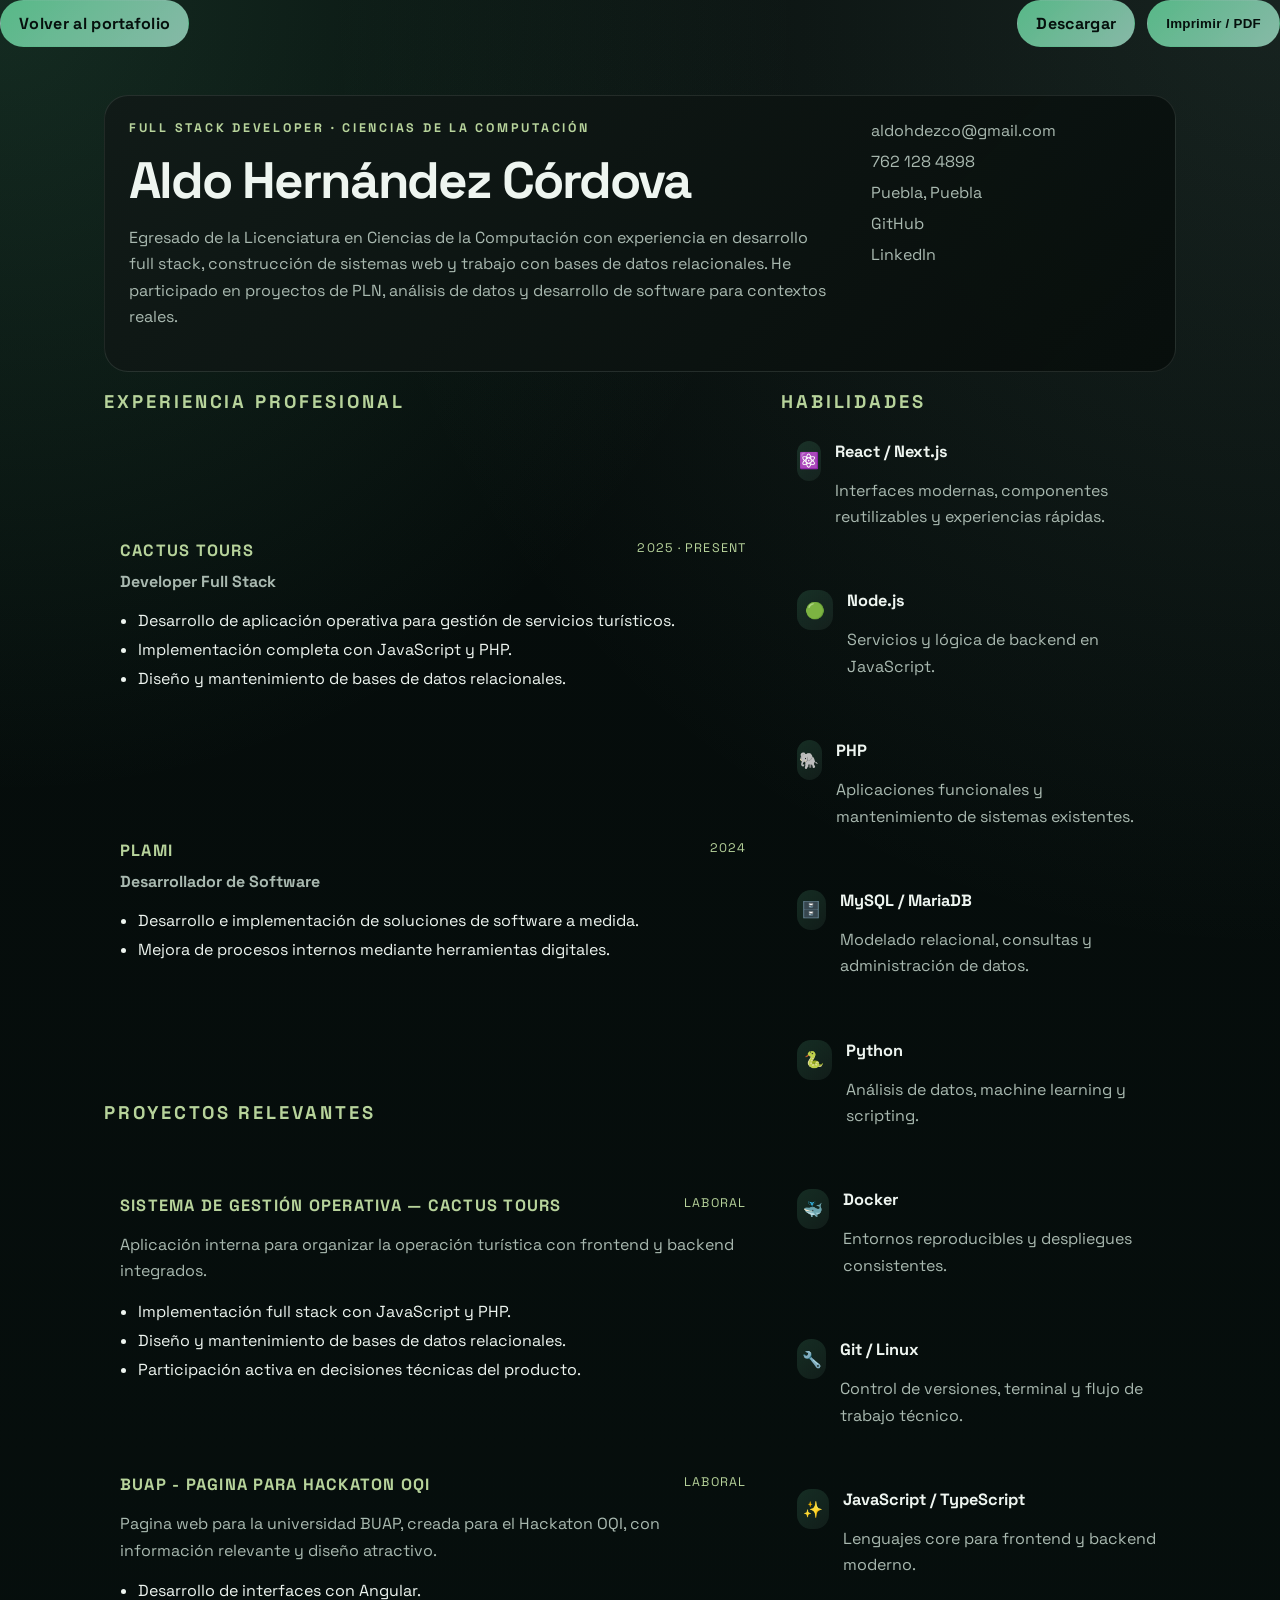
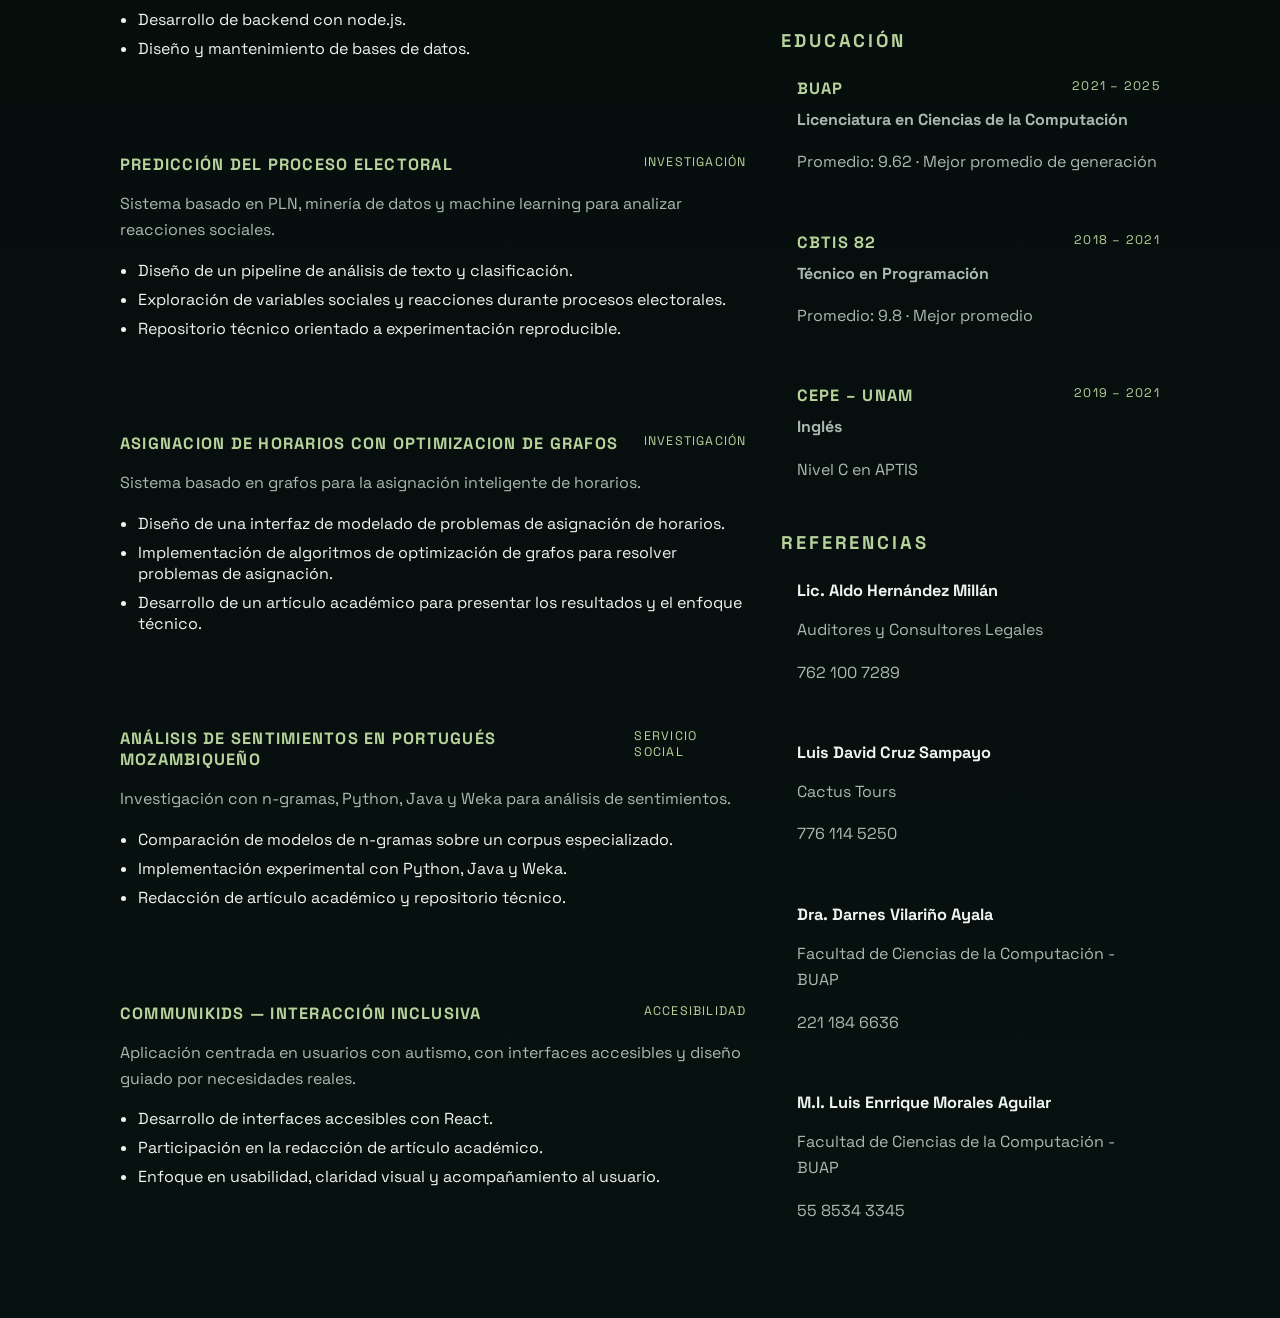
<file: cv/es.html>
<!DOCTYPE html><html lang="es"><head><meta charSet="utf-8"/><meta name="viewport" content="width=device-width, initial-scale=1"/><link rel="stylesheet" href="/_next/static/css/b97e7c9fa5c63877.css" data-precedence="next"/><link rel="preload" as="script" fetchPriority="low" href="/_next/static/chunks/webpack-698f2ccd10d739f0.js"/><script src="/_next/static/chunks/4bd1b696-1bbe00825af7c92a.js" async=""></script><script src="/_next/static/chunks/684-13829c08f8c8ff48.js" async=""></script><script src="/_next/static/chunks/main-app-5c530ee18a1b9c01.js" async=""></script><script src="/_next/static/chunks/874-7618c3fad5f7ba4a.js" async=""></script><script src="/_next/static/chunks/app/cv/%5Blang%5D/page-c5ba09062a282c21.js" async=""></script><link rel="preconnect" href="https://fonts.googleapis.com"/><link rel="preconnect" href="https://fonts.gstatic.com" crossorigin="anonymous"/><link href="https://fonts.googleapis.com/css2?family=Space+Grotesk:wght@400;500;700;800&amp;display=swap" rel="stylesheet"/><title>Aldo Hernández Córdova | Full Stack Developer</title><script>document.querySelectorAll('body link[rel="icon"], body link[rel="apple-touch-icon"]').forEach(el => document.head.appendChild(el))</script><script src="/_next/static/chunks/polyfills-42372ed130431b0a.js" noModule=""></script></head><body><header class="cv-topbar"><a class="cv-backlink" href="/">Volver al portafolio</a><div class="cv-actions"><a href="/docs/CV%20%E2%80%93%20Aldo%20Hern%C3%A1ndez%20C%C3%B3rdova%20-%20ESP.pdf" class="cv-button" target="_blank" rel="noreferrer">Descargar</a><button type="button" class="cv-button">Imprimir / PDF</button></div></header><div class="cv-page"><section class="cv-header"><div><p class="cv-kicker">Full Stack Developer · Ciencias de la Computación</p><h1>Aldo Hernández Córdova</h1><p class="cv-summary">Egresado de la Licenciatura en Ciencias de la Computación con experiencia en desarrollo full stack, construcción de sistemas web y trabajo con bases de datos relacionales. He participado en proyectos de PLN, análisis de datos y desarrollo de software para contextos reales.</p></div><div class="cv-contact-block"><a href="mailto:aldohdezco@gmail.com">aldohdezco@gmail.com</a><span>762 128 4898</span><span>Puebla, Puebla</span><a href="https://github.com/Aldohdezco" target="_blank" rel="noreferrer">GitHub</a><a href="https://www.linkedin.com/in/aldohdezco" target="_blank" rel="noreferrer">LinkedIn</a></div></section><div class="cv-layout"><main class="cv-main"><section class="cv-section"><h2>Experiencia profesional</h2><article class="cv-block"><div class="cv-block-header"><strong>Cactus Tours</strong><span>2025 · Present</span></div><p class="cv-role">Developer Full Stack</p><ul><li>Desarrollo de aplicación operativa para gestión de servicios turísticos.</li><li>Implementación completa con JavaScript y PHP.</li><li>Diseño y mantenimiento de bases de datos relacionales.</li></ul></article><article class="cv-block"><div class="cv-block-header"><strong>PLAMI</strong><span>2024</span></div><p class="cv-role">Desarrollador de Software</p><ul><li>Desarrollo e implementación de soluciones de software a medida.</li><li>Mejora de procesos internos mediante herramientas digitales.</li></ul></article></section><section class="cv-section"><h2>Proyectos relevantes</h2><article class="cv-block"><div class="cv-block-header"><strong>Sistema de Gestión Operativa — Cactus Tours</strong><span>Laboral</span></div><p>Aplicación interna para organizar la operación turística con frontend y backend integrados.</p><ul><li>Implementación full stack con JavaScript y PHP.</li><li>Diseño y mantenimiento de bases de datos relacionales.</li><li>Participación activa en decisiones técnicas del producto.</li></ul></article><article class="cv-block"><div class="cv-block-header"><strong>BUAP - Pagina para Hackaton OQI</strong><span>Laboral</span></div><p>Pagina web para la universidad BUAP, creada para el Hackaton OQI, con información relevante y diseño atractivo.</p><ul><li>Desarrollo de interfaces con Angular.</li><li>Desarrollo de backend con node.js.</li><li>Diseño y mantenimiento de bases de datos.</li></ul></article><article class="cv-block"><div class="cv-block-header"><strong>Predicción del Proceso Electoral</strong><span>Investigación</span></div><p>Sistema basado en PLN, minería de datos y machine learning para analizar reacciones sociales.</p><ul><li>Diseño de un pipeline de análisis de texto y clasificación.</li><li>Exploración de variables sociales y reacciones durante procesos electorales.</li><li>Repositorio técnico orientado a experimentación reproducible.</li></ul></article><article class="cv-block"><div class="cv-block-header"><strong>Asignacion de horarios con optimizacion de grafos</strong><span>Investigación</span></div><p>Sistema basado en grafos para la asignación inteligente de horarios.</p><ul><li>Diseño de una interfaz de modelado de problemas de asignación de horarios.</li><li>Implementación de algoritmos de optimización de grafos para resolver problemas de asignación.</li><li>Desarrollo de un artículo académico para presentar los resultados y el enfoque técnico.</li></ul></article><article class="cv-block"><div class="cv-block-header"><strong>Análisis de Sentimientos en Portugués Mozambiqueño</strong><span>Servicio social</span></div><p>Investigación con n-gramas, Python, Java y Weka para análisis de sentimientos.</p><ul><li>Comparación de modelos de n-gramas sobre un corpus especializado.</li><li>Implementación experimental con Python, Java y Weka.</li><li>Redacción de artículo académico y repositorio técnico.</li></ul></article><article class="cv-block"><div class="cv-block-header"><strong>CommuniKids — Interacción Inclusiva</strong><span>Accesibilidad</span></div><p>Aplicación centrada en usuarios con autismo, con interfaces accesibles y diseño guiado por necesidades reales.</p><ul><li>Desarrollo de interfaces accesibles con React.</li><li>Participación en la redacción de artículo académico.</li><li>Enfoque en usabilidad, claridad visual y acompañamiento al usuario.</li></ul></article></section></main><aside class="cv-sidebar"><section class="cv-section"><h2>Habilidades</h2><div class="cv-skill-list"><article class="cv-skill-item"><div class="cv-skill-icon">⚛️</div><div><strong>React / Next.js</strong><p>Interfaces modernas, componentes reutilizables y experiencias rápidas.</p></div></article><article class="cv-skill-item"><div class="cv-skill-icon">🟢</div><div><strong>Node.js</strong><p>Servicios y lógica de backend en JavaScript.</p></div></article><article class="cv-skill-item"><div class="cv-skill-icon">🐘</div><div><strong>PHP</strong><p>Aplicaciones funcionales y mantenimiento de sistemas existentes.</p></div></article><article class="cv-skill-item"><div class="cv-skill-icon">🗄️</div><div><strong>MySQL / MariaDB</strong><p>Modelado relacional, consultas y administración de datos.</p></div></article><article class="cv-skill-item"><div class="cv-skill-icon">🐍</div><div><strong>Python</strong><p>Análisis de datos, machine learning y scripting.</p></div></article><article class="cv-skill-item"><div class="cv-skill-icon">🐳</div><div><strong>Docker</strong><p>Entornos reproducibles y despliegues consistentes.</p></div></article><article class="cv-skill-item"><div class="cv-skill-icon">🔧</div><div><strong>Git / Linux</strong><p>Control de versiones, terminal y flujo de trabajo técnico.</p></div></article><article class="cv-skill-item"><div class="cv-skill-icon">✨</div><div><strong>JavaScript / TypeScript</strong><p>Lenguajes core para frontend y backend moderno.</p></div></article></div></section><section class="cv-section"><h2>Educación</h2><article class="cv-block cv-block-compact"><div class="cv-block-header"><strong>BUAP</strong><span>2021 – 2025</span></div><p class="cv-role">Licenciatura en Ciencias de la Computación</p><p>Promedio: 9.62 · Mejor promedio de generación</p></article><article class="cv-block cv-block-compact"><div class="cv-block-header"><strong>CBTIS 82</strong><span>2018 – 2021</span></div><p class="cv-role">Técnico en Programación</p><p>Promedio: 9.8 · Mejor promedio</p></article><article class="cv-block cv-block-compact"><div class="cv-block-header"><strong>CEPE – UNAM</strong><span>2019 – 2021</span></div><p class="cv-role">Inglés</p><p>Nivel C en APTIS</p></article></section><section class="cv-section"><h2>Referencias</h2><article class="cv-block cv-block-compact"><strong>Lic. Aldo Hernández Millán</strong><p>Auditores y Consultores Legales</p><p>762 100 7289</p></article><article class="cv-block cv-block-compact"><strong>Luis David Cruz Sampayo</strong><p>Cactus Tours</p><p>776 114 5250</p></article><article class="cv-block cv-block-compact"><strong>Dra. Darnes Vilariño Ayala</strong><p>Facultad de Ciencias de la Computación - BUAP</p><p>221 184 6636</p></article><article class="cv-block cv-block-compact"><strong>M.I. Luis Enrrique Morales Aguilar</strong><p>Facultad de Ciencias de la Computación - BUAP</p><p>55 8534 3345</p></article></section></aside></div></div><!--$--><!--/$--><!--$--><!--/$--><script src="/_next/static/chunks/webpack-698f2ccd10d739f0.js" async=""></script><script>(self.__next_f=self.__next_f||[]).push([0])</script><script>self.__next_f.push([1,"1:\"$Sreact.fragment\"\n2:I[7555,[],\"\"]\n3:I[1295,[],\"\"]\n5:I[9665,[],\"MetadataBoundary\"]\n7:I[9665,[],\"OutletBoundary\"]\na:I[4911,[],\"AsyncMetadataOutlet\"]\nc:I[9665,[],\"ViewportBoundary\"]\ne:I[6614,[],\"\"]\n:HL[\"/_next/static/css/b97e7c9fa5c63877.css\",\"style\"]\n"])</script><script>self.__next_f.push([1,"0:{\"P\":null,\"b\":\"p0J5xZrXqZByaKsu0QQSk\",\"p\":\"\",\"c\":[\"\",\"cv\",\"es\"],\"i\":false,\"f\":[[[\"\",{\"children\":[\"cv\",{\"children\":[[\"lang\",\"es\",\"d\"],{\"children\":[\"__PAGE__\",{}]}]}]},\"$undefined\",\"$undefined\",true],[\"\",[\"$\",\"$1\",\"c\",{\"children\":[[[\"$\",\"link\",\"0\",{\"rel\":\"stylesheet\",\"href\":\"/_next/static/css/b97e7c9fa5c63877.css\",\"precedence\":\"next\",\"crossOrigin\":\"$undefined\",\"nonce\":\"$undefined\"}]],[\"$\",\"html\",null,{\"lang\":\"es\",\"children\":[[\"$\",\"head\",null,{\"children\":[[\"$\",\"link\",null,{\"rel\":\"preconnect\",\"href\":\"https://fonts.googleapis.com\"}],[\"$\",\"link\",null,{\"rel\":\"preconnect\",\"href\":\"https://fonts.gstatic.com\",\"crossOrigin\":\"anonymous\"}],[\"$\",\"link\",null,{\"href\":\"https://fonts.googleapis.com/css2?family=Space+Grotesk:wght@400;500;700;800\u0026display=swap\",\"rel\":\"stylesheet\"}]]}],[\"$\",\"body\",null,{\"suppressHydrationWarning\":true,\"children\":[\"$\",\"$L2\",null,{\"parallelRouterKey\":\"children\",\"error\":\"$undefined\",\"errorStyles\":\"$undefined\",\"errorScripts\":\"$undefined\",\"template\":[\"$\",\"$L3\",null,{}],\"templateStyles\":\"$undefined\",\"templateScripts\":\"$undefined\",\"notFound\":[[[\"$\",\"title\",null,{\"children\":\"404: This page could not be found.\"}],[\"$\",\"div\",null,{\"style\":{\"fontFamily\":\"system-ui,\\\"Segoe UI\\\",Roboto,Helvetica,Arial,sans-serif,\\\"Apple Color Emoji\\\",\\\"Segoe UI Emoji\\\"\",\"height\":\"100vh\",\"textAlign\":\"center\",\"display\":\"flex\",\"flexDirection\":\"column\",\"alignItems\":\"center\",\"justifyContent\":\"center\"},\"children\":[\"$\",\"div\",null,{\"children\":[[\"$\",\"style\",null,{\"dangerouslySetInnerHTML\":{\"__html\":\"body{color:#000;background:#fff;margin:0}.next-error-h1{border-right:1px solid rgba(0,0,0,.3)}@media (prefers-color-scheme:dark){body{color:#fff;background:#000}.next-error-h1{border-right:1px solid rgba(255,255,255,.3)}}\"}}],[\"$\",\"h1\",null,{\"className\":\"next-error-h1\",\"style\":{\"display\":\"inline-block\",\"margin\":\"0 20px 0 0\",\"padding\":\"0 23px 0 0\",\"fontSize\":24,\"fontWeight\":500,\"verticalAlign\":\"top\",\"lineHeight\":\"49px\"},\"children\":404}],[\"$\",\"div\",null,{\"style\":{\"display\":\"inline-block\"},\"children\":[\"$\",\"h2\",null,{\"style\":{\"fontSize\":14,\"fontWeight\":400,\"lineHeight\":\"49px\",\"margin\":0},\"children\":\"This page could not be found.\"}]}]]}]}]],[]],\"forbidden\":\"$undefined\",\"unauthorized\":\"$undefined\"}]}]]}]]}],{\"children\":[\"cv\",[\"$\",\"$1\",\"c\",{\"children\":[null,[\"$\",\"$L2\",null,{\"parallelRouterKey\":\"children\",\"error\":\"$undefined\",\"errorStyles\":\"$undefined\",\"errorScripts\":\"$undefined\",\"template\":[\"$\",\"$L3\",null,{}],\"templateStyles\":\"$undefined\",\"templateScripts\":\"$undefined\",\"notFound\":\"$undefined\",\"forbidden\":\"$undefined\",\"unauthorized\":\"$undefined\"}]]}],{\"children\":[[\"lang\",\"es\",\"d\"],[\"$\",\"$1\",\"c\",{\"children\":[null,[\"$\",\"$L2\",null,{\"parallelRouterKey\":\"children\",\"error\":\"$undefined\",\"errorStyles\":\"$undefined\",\"errorScripts\":\"$undefined\",\"template\":[\"$\",\"$L3\",null,{}],\"templateStyles\":\"$undefined\",\"templateScripts\":\"$undefined\",\"notFound\":\"$undefined\",\"forbidden\":\"$undefined\",\"unauthorized\":\"$undefined\"}]]}],{\"children\":[\"__PAGE__\",[\"$\",\"$1\",\"c\",{\"children\":[\"$L4\",[\"$\",\"$L5\",null,{\"children\":\"$L6\"}],null,[\"$\",\"$L7\",null,{\"children\":[\"$L8\",\"$L9\",[\"$\",\"$La\",null,{\"promise\":\"$@b\"}]]}]]}],{},null,false]},null,false]},null,false]},null,false],[\"$\",\"$1\",\"h\",{\"children\":[null,[\"$\",\"$1\",\"-fpjSwvBp5bVsP8YgKR4P\",{\"children\":[[\"$\",\"$Lc\",null,{\"children\":\"$Ld\"}],null]}],null]}],false]],\"m\":\"$undefined\",\"G\":[\"$e\",\"$undefined\"],\"s\":false,\"S\":true}\n"])</script><script>self.__next_f.push([1,"f:\"$Sreact.suspense\"\n10:I[4911,[],\"AsyncMetadata\"]\n12:I[4321,[\"874\",\"static/chunks/874-7618c3fad5f7ba4a.js\",\"123\",\"static/chunks/app/cv/%5Blang%5D/page-c5ba09062a282c21.js\"],\"CvToolbar\"]\n6:[\"$\",\"$f\",null,{\"fallback\":null,\"children\":[\"$\",\"$L10\",null,{\"promise\":\"$@11\"}]}]\n"])</script><script>self.__next_f.push([1,"4:[[\"$\",\"$L12\",null,{\"lang\":\"es\"}],[\"$\",\"div\",null,{\"className\":\"cv-page\",\"children\":[[\"$\",\"section\",null,{\"className\":\"cv-header\",\"children\":[[\"$\",\"div\",null,{\"children\":[[\"$\",\"p\",null,{\"className\":\"cv-kicker\",\"children\":\"Full Stack Developer · Ciencias de la Computación\"}],[\"$\",\"h1\",null,{\"children\":\"Aldo Hernández Córdova\"}],[\"$\",\"p\",null,{\"className\":\"cv-summary\",\"children\":\"Egresado de la Licenciatura en Ciencias de la Computación con experiencia en desarrollo full stack, construcción de sistemas web y trabajo con bases de datos relacionales. He participado en proyectos de PLN, análisis de datos y desarrollo de software para contextos reales.\"}]]}],[\"$\",\"div\",null,{\"className\":\"cv-contact-block\",\"children\":[[\"$\",\"a\",null,{\"href\":\"mailto:aldohdezco@gmail.com\",\"children\":\"aldohdezco@gmail.com\"}],[\"$\",\"span\",null,{\"children\":\"762 128 4898\"}],[\"$\",\"span\",null,{\"children\":\"Puebla, Puebla\"}],[\"$\",\"a\",null,{\"href\":\"https://github.com/Aldohdezco\",\"target\":\"_blank\",\"rel\":\"noreferrer\",\"children\":\"GitHub\"}],[\"$\",\"a\",null,{\"href\":\"https://www.linkedin.com/in/aldohdezco\",\"target\":\"_blank\",\"rel\":\"noreferrer\",\"children\":\"LinkedIn\"}]]}]]}],[\"$\",\"div\",null,{\"className\":\"cv-layout\",\"children\":[[\"$\",\"main\",null,{\"className\":\"cv-main\",\"children\":[[\"$\",\"section\",null,{\"className\":\"cv-section\",\"children\":[[\"$\",\"h2\",null,{\"children\":\"Experiencia profesional\"}],[[\"$\",\"article\",\"Cactus Tours-2025 · Present\",{\"className\":\"cv-block\",\"children\":[[\"$\",\"div\",null,{\"className\":\"cv-block-header\",\"children\":[[\"$\",\"strong\",null,{\"children\":\"Cactus Tours\"}],[\"$\",\"span\",null,{\"children\":\"2025 · Present\"}]]}],[\"$\",\"p\",null,{\"className\":\"cv-role\",\"children\":\"Developer Full Stack\"}],[\"$\",\"ul\",null,{\"children\":[[\"$\",\"li\",\"Desarrollo de aplicación operativa para gestión de servicios turísticos.\",{\"children\":\"Desarrollo de aplicación operativa para gestión de servicios turísticos.\"}],[\"$\",\"li\",\"Implementación completa con JavaScript y PHP.\",{\"children\":\"Implementación completa con JavaScript y PHP.\"}],[\"$\",\"li\",\"Diseño y mantenimiento de bases de datos relacionales.\",{\"children\":\"Diseño y mantenimiento de bases de datos relacionales.\"}]]}]]}],[\"$\",\"article\",\"PLAMI-2024\",{\"className\":\"cv-block\",\"children\":[[\"$\",\"div\",null,{\"className\":\"cv-block-header\",\"children\":[[\"$\",\"strong\",null,{\"children\":\"PLAMI\"}],[\"$\",\"span\",null,{\"children\":\"2024\"}]]}],[\"$\",\"p\",null,{\"className\":\"cv-role\",\"children\":\"Desarrollador de Software\"}],[\"$\",\"ul\",null,{\"children\":[[\"$\",\"li\",\"Desarrollo e implementación de soluciones de software a medida.\",{\"children\":\"Desarrollo e implementación de soluciones de software a medida.\"}],[\"$\",\"li\",\"Mejora de procesos internos mediante herramientas digitales.\",{\"children\":\"Mejora de procesos internos mediante herramientas digitales.\"}]]}]]}]]]}],[\"$\",\"section\",null,{\"className\":\"cv-section\",\"children\":[[\"$\",\"h2\",null,{\"children\":\"Proyectos relevantes\"}],[[\"$\",\"article\",\"Sistema de Gestión Operativa — Cactus Tours\",{\"className\":\"cv-block\",\"children\":[[\"$\",\"div\",null,{\"className\":\"cv-block-header\",\"children\":[[\"$\",\"strong\",null,{\"children\":\"Sistema de Gestión Operativa — Cactus Tours\"}],[\"$\",\"span\",null,{\"children\":\"Laboral\"}]]}],[\"$\",\"p\",null,{\"children\":\"Aplicación interna para organizar la operación turística con frontend y backend integrados.\"}],[\"$\",\"ul\",null,{\"children\":[[\"$\",\"li\",\"Implementación full stack con JavaScript y PHP.\",{\"children\":\"Implementación full stack con JavaScript y PHP.\"}],[\"$\",\"li\",\"Diseño y mantenimiento de bases de datos relacionales.\",{\"children\":\"Diseño y mantenimiento de bases de datos relacionales.\"}],[\"$\",\"li\",\"Participación activa en decisiones técnicas del producto.\",{\"children\":\"Participación activa en decisiones técnicas del producto.\"}]]}]]}],[\"$\",\"article\",\"BUAP - Pagina para Hackaton OQI\",{\"className\":\"cv-block\",\"children\":[[\"$\",\"div\",null,{\"className\":\"cv-block-header\",\"children\":[[\"$\",\"strong\",null,{\"children\":\"BUAP - Pagina para Hackaton OQI\"}],[\"$\",\"span\",null,{\"children\":\"Laboral\"}]]}],[\"$\",\"p\",null,{\"children\":\"Pagina web para la universidad BUAP, creada para el Hackaton OQI, con información relevante y diseño atractivo.\"}],[\"$\",\"ul\",null,{\"children\":[[\"$\",\"li\",\"Desarrollo de interfaces con Angular.\",{\"children\":\"Desarrollo de interfaces con Angular.\"}],[\"$\",\"li\",\"Desarrollo de backend con node.js.\",{\"children\":\"Desarrollo de backend con node.js.\"}],[\"$\",\"li\",\"Diseño y mantenimiento de bases de datos.\",{\"children\":\"Diseño y mantenimiento de bases de datos.\"}]]}]]}],[\"$\",\"article\",\"Predicción del Proceso Electoral\",{\"className\":\"cv-block\",\"children\":[[\"$\",\"div\",null,{\"className\":\"cv-block-header\",\"children\":[[\"$\",\"strong\",null,{\"children\":\"Predicción del Proceso Electoral\"}],[\"$\",\"span\",null,{\"children\":\"Investigación\"}]]}],[\"$\",\"p\",null,{\"children\":\"Sistema basado en PLN, minería de datos y machine learning para analizar reacciones sociales.\"}],[\"$\",\"ul\",null,{\"children\":[[\"$\",\"li\",\"Diseño de un pipeline de análisis de texto y clasificación.\",{\"children\":\"Diseño de un pipeline de análisis de texto y clasificación.\"}],[\"$\",\"li\",\"Exploración de variables sociales y reacciones durante procesos electorales.\",{\"children\":\"Exploración de variables sociales y reacciones durante procesos electorales.\"}],[\"$\",\"li\",\"Repositorio técnico orientado a experimentación reproducible.\",{\"children\":\"Repositorio técnico orientado a experimentación reproducible.\"}]]}]]}],[\"$\",\"article\",\"Asignacion de horarios con optimizacion de grafos\",{\"className\":\"cv-block\",\"children\":[[\"$\",\"div\",null,{\"className\":\"cv-block-header\",\"children\":[[\"$\",\"strong\",null,{\"children\":\"Asignacion de horarios con optimizacion de grafos\"}],[\"$\",\"span\",null,{\"children\":\"Investigación\"}]]}],[\"$\",\"p\",null,{\"children\":\"Sistema basado en grafos para la asignación inteligente de horarios.\"}],[\"$\",\"ul\",null,{\"children\":[[\"$\",\"li\",\"Diseño de una interfaz de modelado de problemas de asignación de horarios.\",{\"children\":\"Diseño de una interfaz de modelado de problemas de asignación de horarios.\"}],[\"$\",\"li\",\"Implementación de algoritmos de optimización de grafos para resolver problemas de asignación.\",{\"children\":\"Implementación de algoritmos de optimización de grafos para resolver problemas de asignación.\"}],[\"$\",\"li\",\"Desarrollo de un artículo académico para presentar los resultados y el enfoque técnico.\",{\"children\":\"Desarrollo de un artículo académico para presentar los resultados y el enfoque técnico.\"}]]}]]}],[\"$\",\"article\",\"Análisis de Sentimientos en Portugués Mozambiqueño\",{\"className\":\"cv-block\",\"children\":[[\"$\",\"div\",null,{\"className\":\"cv-block-header\",\"children\":[[\"$\",\"strong\",null,{\"children\":\"Análisis de Sentimientos en Portugués Mozambiqueño\"}],[\"$\",\"span\",null,{\"children\":\"Servicio social\"}]]}],[\"$\",\"p\",null,{\"children\":\"Investigación con n-gramas, Python, Java y Weka para análisis de sentimientos.\"}],[\"$\",\"ul\",null,{\"children\":[[\"$\",\"li\",\"Comparación de modelos de n-gramas sobre un corpus especializado.\",{\"children\":\"Comparación de modelos de n-gramas sobre un corpus especializado.\"}],[\"$\",\"li\",\"Implementación experimental con Python, Java y Weka.\",{\"children\":\"Implementación experimental con Python, Java y Weka.\"}],[\"$\",\"li\",\"Redacción de artículo académico y repositorio técnico.\",{\"children\":\"Redacción de artículo académico y repositorio técnico.\"}]]}]]}],[\"$\",\"article\",\"CommuniKids — Interacción Inclusiva\",{\"className\":\"cv-block\",\"children\":[[\"$\",\"div\",null,{\"className\":\"cv-block-header\",\"children\":[[\"$\",\"strong\",null,{\"children\":\"CommuniKids — Interacción Inclusiva\"}],[\"$\",\"span\",null,{\"children\":\"Accesibilidad\"}]]}],[\"$\",\"p\",null,{\"children\":\"Aplicación centrada en usuarios con autismo, con interfaces accesibles y diseño guiado por necesidades reales.\"}],[\"$\",\"ul\",null,{\"children\":[[\"$\",\"li\",\"Desarrollo de interfaces accesibles con React.\",{\"children\":\"Desarrollo de interfaces accesibles con React.\"}],[\"$\",\"li\",\"Participación en la redacción de artículo académico.\",{\"children\":\"Participación en la redacción de artículo académico.\"}],[\"$\",\"li\",\"Enfoque en usabilidad, claridad visual y acompañamiento al usuario.\",{\"children\":\"Enfoque en usabilidad, claridad visual y acompañamiento al usuario.\"}]]}]]}]]]}]]}],[\"$\",\"aside\",null,{\"className\":\"cv-sidebar\",\"children\":[[\"$\",\"section\",null,{\"className\":\"cv-section\",\"children\":[[\"$\",\"h2\",null,{\"children\":\"Habilidades\"}],[\"$\",\"div\",null,{\"className\":\"cv-skill-list\",\"children\":[[\"$\",\"article\",\"React / Next.js\",{\"className\":\"cv-skill-item\",\"children\":[[\"$\",\"div\",null,{\"className\":\"cv-skill-icon\",\"children\":\"⚛️\"}],[\"$\",\"div\",null,{\"children\":[[\"$\",\"strong\",null,{\"children\":\"React / Next.js\"}],[\"$\",\"p\",null,{\"children\":\"Interfaces modernas, componentes reutilizables y experiencias rápidas.\"}]]}]]}],[\"$\",\"article\",\"Node.js\",{\"className\":\"cv-skill-item\",\"children\":[[\"$\",\"div\",null,{\"className\":\"cv-skill-icon\",\"children\":\"🟢\"}],[\"$\",\"div\",null,{\"children\":[[\"$\",\"strong\",null,{\"children\":\"Node.js\"}],[\"$\",\"p\",null,{\"children\":\"Servicios y lógica de backend en JavaScript.\"}]]}]]}],[\"$\",\"article\",\"PHP\",{\"className\":\"cv-skill-item\",\"children\":[[\"$\",\"div\",null,{\"className\":\"cv-skill-icon\",\"children\":\"🐘\"}],[\"$\",\"div\",null,{\"children\":[[\"$\",\"strong\",null,{\"children\":\"PHP\"}],[\"$\",\"p\",null,{\"children\":\"Aplicaciones funcionales y mantenimiento de sistemas existentes.\"}]]}]]}],[\"$\",\"article\",\"MySQL / MariaDB\",{\"className\":\"cv-skill-item\",\"children\":[[\"$\",\"div\",null,{\"className\":\"cv-skill-icon\",\"children\":\"🗄️\"}],[\"$\",\"div\",null,{\"children\":[[\"$\",\"strong\",null,{\"children\":\"MySQL / MariaDB\"}],[\"$\",\"p\",null,{\"children\":\"Modelado relacional, consultas y administración de datos.\"}]]}]]}],[\"$\",\"article\",\"Python\",{\"className\":\"cv-skill-item\",\"children\":[[\"$\",\"div\",null,{\"className\":\"cv-skill-icon\",\"children\":\"🐍\"}],[\"$\",\"div\",null,{\"children\":[[\"$\",\"strong\",null,{\"children\":\"Python\"}],[\"$\",\"p\",null,{\"children\":\"Análisis de datos, machine learning y scripting.\"}]]}]]}],[\"$\",\"article\",\"Docker\",{\"className\":\"cv-skill-item\",\"children\":[[\"$\",\"div\",null,{\"className\":\"cv-skill-icon\",\"children\":\"🐳\"}],[\"$\",\"div\",null,{\"children\":[[\"$\",\"strong\",null,{\"children\":\"Docker\"}],[\"$\",\"p\",null,{\"children\":\"Entornos reproducibles y despliegues consistentes.\"}]]}]]}],[\"$\",\"article\",\"Git / Linux\",{\"className\":\"cv-skill-item\",\"children\":[[\"$\",\"div\",null,{\"className\":\"cv-skill-icon\",\"children\":\"🔧\"}],[\"$\",\"div\",null,{\"children\":[[\"$\",\"strong\",null,{\"children\":\"Git / Linux\"}],[\"$\",\"p\",null,{\"children\":\"Control de versiones, terminal y flujo de trabajo técnico.\"}]]}]]}],[\"$\",\"article\",\"JavaScript / TypeScript\",{\"className\":\"cv-skill-item\",\"children\":[[\"$\",\"div\",null,{\"className\":\"cv-skill-icon\",\"children\":\"✨\"}],[\"$\",\"div\",null,{\"children\":[[\"$\",\"strong\",null,{\"children\":\"JavaScript / TypeScript\"}],[\"$\",\"p\",null,{\"children\":\"Lenguajes core para frontend y backend moderno.\"}]]}]]}]]}]]}],[\"$\",\"section\",null,{\"className\":\"cv-section\",\"children\":[[\"$\",\"h2\",null,{\"children\":\"Educación\"}],[[\"$\",\"article\",\"BUAP-2021 – 2025\",{\"className\":\"cv-block cv-block-compact\",\"children\":[[\"$\",\"div\",null,{\"className\":\"cv-block-header\",\"children\":[[\"$\",\"strong\",null,{\"children\":\"BUAP\"}],[\"$\",\"span\",null,{\"children\":\"2021 – 2025\"}]]}],[\"$\",\"p\",null,{\"className\":\"cv-role\",\"children\":\"Licenciatura en Ciencias de la Computación\"}],[\"$\",\"p\",null,{\"children\":\"Promedio: 9.62 · Mejor promedio de generación\"}]]}],[\"$\",\"article\",\"CBTIS 82-2018 – 2021\",{\"className\":\"cv-block cv-block-compact\",\"children\":[[\"$\",\"div\",null,{\"className\":\"cv-block-header\",\"children\":[[\"$\",\"strong\",null,{\"children\":\"CBTIS 82\"}],[\"$\",\"span\",null,{\"children\":\"2018 – 2021\"}]]}],[\"$\",\"p\",null,{\"className\":\"cv-role\",\"children\":\"Técnico en Programación\"}],[\"$\",\"p\",null,{\"children\":\"Promedio: 9.8 · Mejor promedio\"}]]}],[\"$\",\"article\",\"CEPE – UNAM-2019 – 2021\",{\"className\":\"cv-block cv-block-compact\",\"children\":[[\"$\",\"div\",null,{\"className\":\"cv-block-header\",\"children\":[[\"$\",\"strong\",null,{\"children\":\"CEPE – UNAM\"}],[\"$\",\"span\",null,{\"children\":\"2019 – 2021\"}]]}],[\"$\",\"p\",null,{\"className\":\"cv-role\",\"children\":\"Inglés\"}],[\"$\",\"p\",null,{\"children\":\"Nivel C en APTIS\"}]]}]]]}],[\"$\",\"section\",null,{\"className\":\"cv-section\",\"children\":[[\"$\",\"h2\",null,{\"children\":\"Referencias\"}],[[\"$\",\"article\",\"Lic. Aldo Hernández Millán\",{\"className\":\"cv-block cv-block-compact\",\"children\":[[\"$\",\"strong\",null,{\"children\":\"Lic. Aldo Hernández Millán\"}],[\"$\",\"p\",null,{\"children\":\"Auditores y Consultores Legales\"}],[\"$\",\"p\",null,{\"children\":\"762 100 7289\"}]]}],[\"$\",\"article\",\"Luis David Cruz Sampayo\",{\"className\":\"cv-block cv-block-compact\",\"children\":[[\"$\",\"strong\",null,{\"children\":\"Luis David Cruz Sampayo\"}],[\"$\",\"p\",null,{\"children\":\"Cactus Tours\"}],[\"$\",\"p\",null,{\"children\":\"776 114 5250\"}]]}],[\"$\",\"article\",\"Dra. Darnes Vilariño Ayala\",{\"className\":\"cv-block cv-block-compact\",\"children\":[[\"$\",\"strong\",null,{\"children\":\"Dra. Darnes Vilariño Ayala\"}],[\"$\",\"p\",null,{\"children\":\"Facultad de Ciencias de la Computación - BUAP\"}],[\"$\",\"p\",null,{\"children\":\"221 184 6636\"}]]}],[\"$\",\"article\",\"M.I. Luis Enrrique Morales Aguilar\",{\"className\":\"cv-block cv-block-compact\",\"children\":[[\"$\",\"strong\",null,{\"children\":\"M.I. Luis Enrrique Morales Aguilar\"}],[\"$\",\"p\",null,{\"children\":\"Facultad de Ciencias de la Computación - BUAP\"}],[\"$\",\"p\",null,{\"children\":\"55 8534 3345\"}]]}]]]}]]}]]}]]}]]\n"])</script><script>self.__next_f.push([1,"9:null\n"])</script><script>self.__next_f.push([1,"d:[[\"$\",\"meta\",\"0\",{\"charSet\":\"utf-8\"}],[\"$\",\"meta\",\"1\",{\"name\":\"viewport\",\"content\":\"width=device-width, initial-scale=1\"}]]\n8:null\n"])</script><script>self.__next_f.push([1,"11:{\"metadata\":[[\"$\",\"title\",\"0\",{\"children\":\"Aldo Hernández Córdova | Full Stack Developer\"}]],\"error\":null,\"digest\":\"$undefined\"}\nb:{\"metadata\":\"$11:metadata\",\"error\":null,\"digest\":\"$undefined\"}\n"])</script></body></html>
</file>
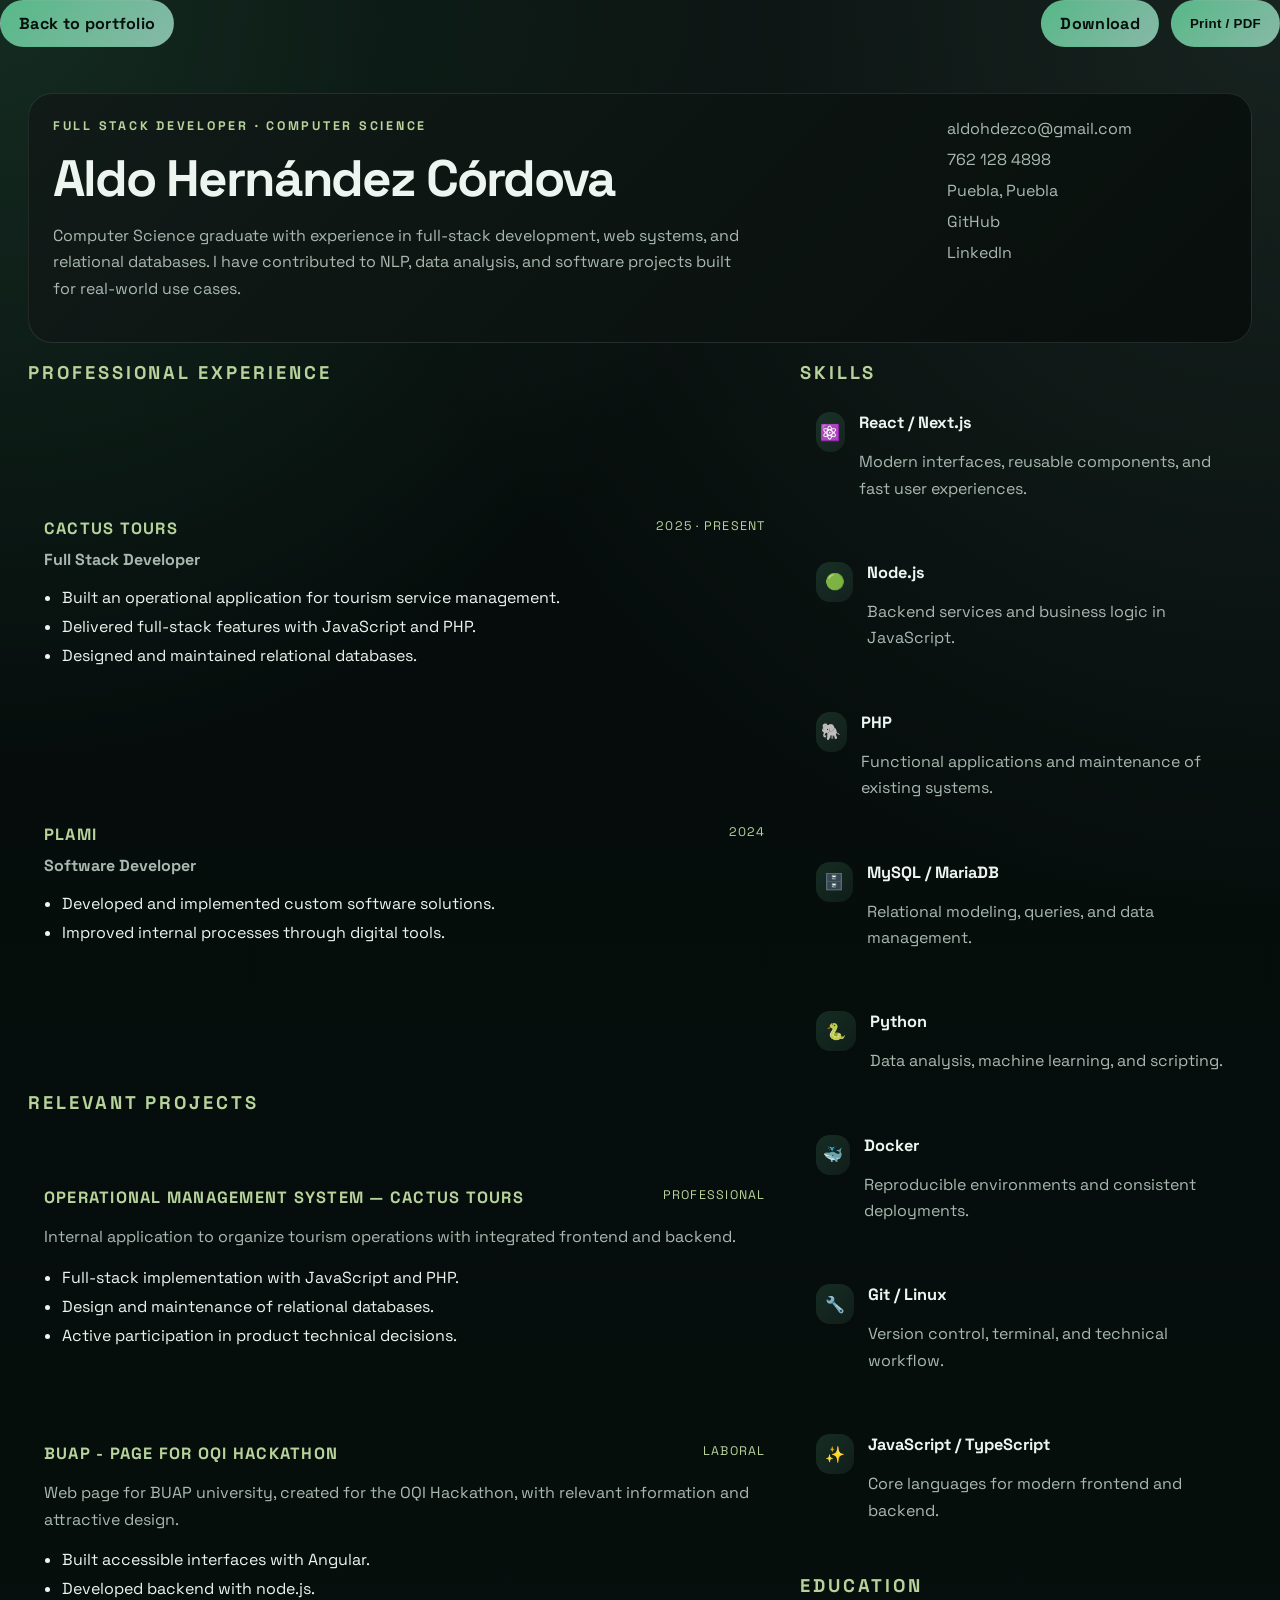
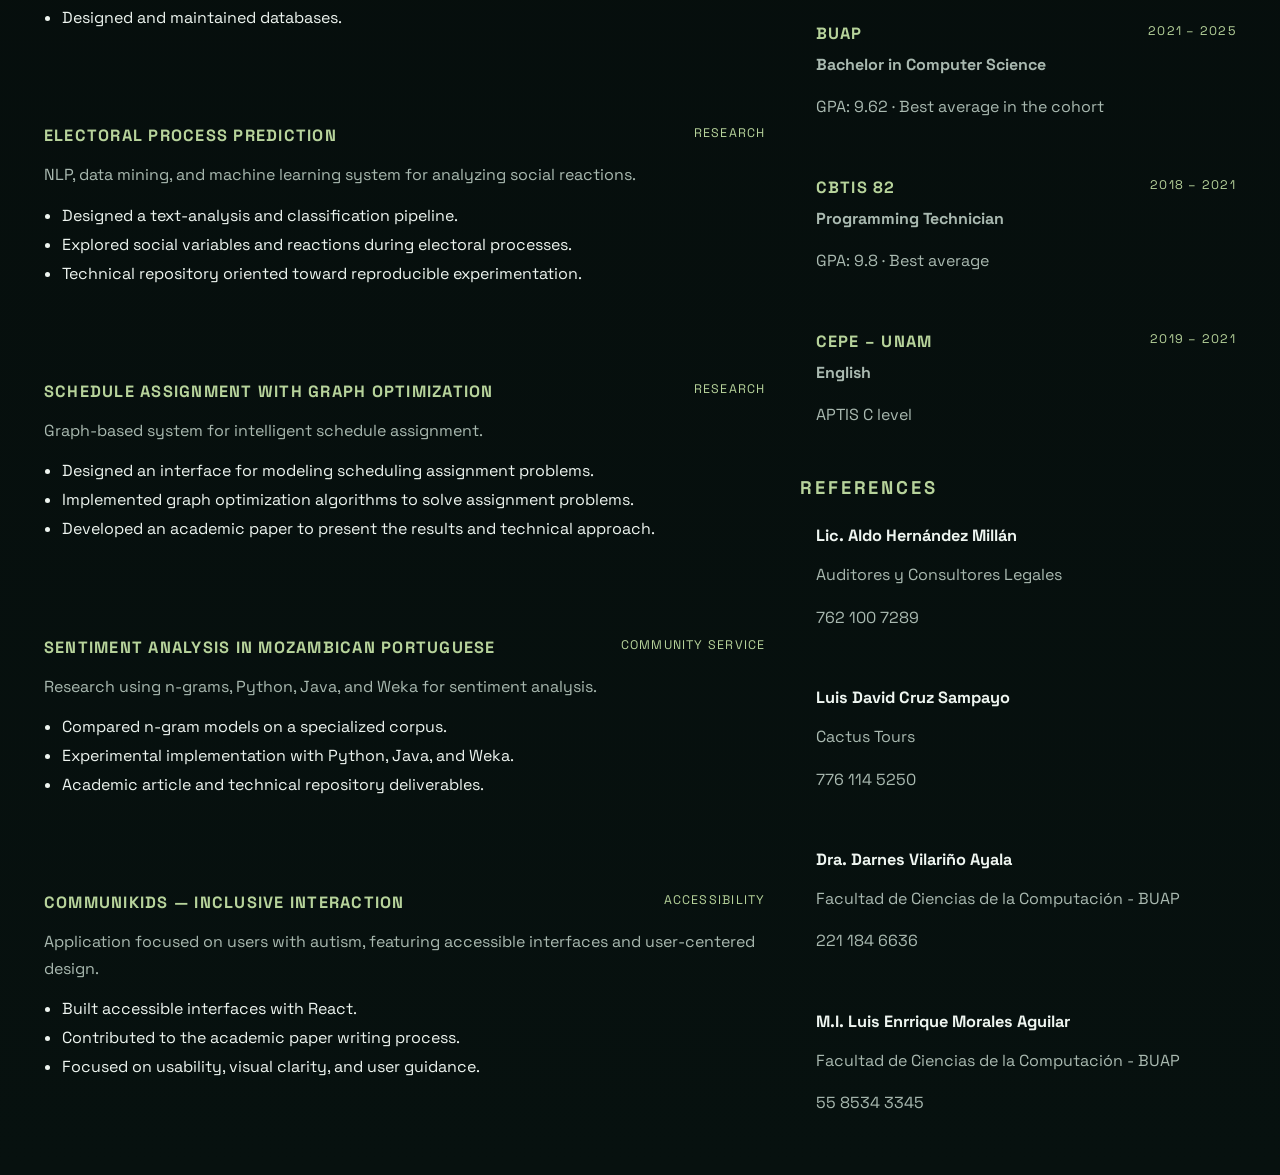
<file: cv/en/download.html>
<!DOCTYPE html><html lang="es"><head><meta charSet="utf-8"/><meta name="viewport" content="width=device-width, initial-scale=1"/><link rel="stylesheet" href="/_next/static/css/b97e7c9fa5c63877.css" data-precedence="next"/><link rel="preload" as="script" fetchPriority="low" href="/_next/static/chunks/webpack-698f2ccd10d739f0.js"/><script src="/_next/static/chunks/4bd1b696-1bbe00825af7c92a.js" async=""></script><script src="/_next/static/chunks/684-13829c08f8c8ff48.js" async=""></script><script src="/_next/static/chunks/main-app-5c530ee18a1b9c01.js" async=""></script><script src="/_next/static/chunks/874-7618c3fad5f7ba4a.js" async=""></script><script src="/_next/static/chunks/app/cv/%5Blang%5D/download/page-ac549b45b085af59.js" async=""></script><link rel="preconnect" href="https://fonts.googleapis.com"/><link rel="preconnect" href="https://fonts.gstatic.com" crossorigin="anonymous"/><link href="https://fonts.googleapis.com/css2?family=Space+Grotesk:wght@400;500;700;800&amp;display=swap" rel="stylesheet"/><title>Aldo Hernández Córdova | Full Stack Developer</title><script>document.querySelectorAll('body link[rel="icon"], body link[rel="apple-touch-icon"]').forEach(el => document.head.appendChild(el))</script><script src="/_next/static/chunks/polyfills-42372ed130431b0a.js" noModule=""></script></head><body><header class="cv-topbar"><a class="cv-backlink" href="/">Back to portfolio</a><div class="cv-actions"><a href="/docs/CV%20-%20Aldo%20Hernandez%20Cordova%20-%20ENG.pdf" class="cv-button" target="_blank" rel="noreferrer">Download</a><button type="button" class="cv-button">Print / PDF</button></div></header><div class="cv-page cv-page-download"><section class="cv-header"><div><p class="cv-kicker">Full Stack Developer · Computer Science</p><h1>Aldo Hernández Córdova</h1><p class="cv-summary">Computer Science graduate with experience in full-stack development, web systems, and relational databases. I have contributed to NLP, data analysis, and software projects built for real-world use cases.</p></div><div class="cv-contact-block"><a href="mailto:aldohdezco@gmail.com">aldohdezco@gmail.com</a><span>762 128 4898</span><span>Puebla, Puebla</span><a href="https://github.com/Aldohdezco" target="_blank" rel="noreferrer">GitHub</a><a href="https://www.linkedin.com/in/aldohdezco" target="_blank" rel="noreferrer">LinkedIn</a></div></section><div class="cv-layout"><main class="cv-main"><section class="cv-section"><h2>Professional experience</h2><article class="cv-block"><div class="cv-block-header"><strong>Cactus Tours</strong><span>2025 · Present</span></div><p class="cv-role">Full Stack Developer</p><ul><li>Built an operational application for tourism service management.</li><li>Delivered full-stack features with JavaScript and PHP.</li><li>Designed and maintained relational databases.</li></ul></article><article class="cv-block"><div class="cv-block-header"><strong>PLAMI</strong><span>2024</span></div><p class="cv-role">Software Developer</p><ul><li>Developed and implemented custom software solutions.</li><li>Improved internal processes through digital tools.</li></ul></article></section><section class="cv-section"><h2>Relevant projects</h2><article class="cv-block"><div class="cv-block-header"><strong>Operational Management System — Cactus Tours</strong><span>Professional</span></div><p>Internal application to organize tourism operations with integrated frontend and backend.</p><ul><li>Full-stack implementation with JavaScript and PHP.</li><li>Design and maintenance of relational databases.</li><li>Active participation in product technical decisions.</li></ul></article><article class="cv-block"><div class="cv-block-header"><strong>BUAP - Page for OQI Hackathon</strong><span>Laboral</span></div><p>Web page for BUAP university, created for the OQI Hackathon, with relevant information and attractive design.</p><ul><li>Built accessible interfaces with Angular.</li><li>Developed backend with node.js.</li><li>Designed and maintained databases.</li></ul></article><article class="cv-block"><div class="cv-block-header"><strong>Electoral Process Prediction</strong><span>Research</span></div><p>NLP, data mining, and machine learning system for analyzing social reactions.</p><ul><li>Designed a text-analysis and classification pipeline.</li><li>Explored social variables and reactions during electoral processes.</li><li>Technical repository oriented toward reproducible experimentation.</li></ul></article><article class="cv-block"><div class="cv-block-header"><strong>Schedule Assignment with Graph Optimization</strong><span>Research</span></div><p>Graph-based system for intelligent schedule assignment.</p><ul><li>Designed an interface for modeling scheduling assignment problems.</li><li>Implemented graph optimization algorithms to solve assignment problems.</li><li>Developed an academic paper to present the results and technical approach.</li></ul></article><article class="cv-block"><div class="cv-block-header"><strong>Sentiment Analysis in Mozambican Portuguese</strong><span>Community service</span></div><p>Research using n-grams, Python, Java, and Weka for sentiment analysis.</p><ul><li>Compared n-gram models on a specialized corpus.</li><li>Experimental implementation with Python, Java, and Weka.</li><li>Academic article and technical repository deliverables.</li></ul></article><article class="cv-block"><div class="cv-block-header"><strong>CommuniKids — Inclusive Interaction</strong><span>Accessibility</span></div><p>Application focused on users with autism, featuring accessible interfaces and user-centered design.</p><ul><li>Built accessible interfaces with React.</li><li>Contributed to the academic paper writing process.</li><li>Focused on usability, visual clarity, and user guidance.</li></ul></article></section></main><aside class="cv-sidebar"><section class="cv-section"><h2>Skills</h2><div class="cv-skill-list"><article class="cv-skill-item"><div class="cv-skill-icon">⚛️</div><div><strong>React / Next.js</strong><p>Modern interfaces, reusable components, and fast user experiences.</p></div></article><article class="cv-skill-item"><div class="cv-skill-icon">🟢</div><div><strong>Node.js</strong><p>Backend services and business logic in JavaScript.</p></div></article><article class="cv-skill-item"><div class="cv-skill-icon">🐘</div><div><strong>PHP</strong><p>Functional applications and maintenance of existing systems.</p></div></article><article class="cv-skill-item"><div class="cv-skill-icon">🗄️</div><div><strong>MySQL / MariaDB</strong><p>Relational modeling, queries, and data management.</p></div></article><article class="cv-skill-item"><div class="cv-skill-icon">🐍</div><div><strong>Python</strong><p>Data analysis, machine learning, and scripting.</p></div></article><article class="cv-skill-item"><div class="cv-skill-icon">🐳</div><div><strong>Docker</strong><p>Reproducible environments and consistent deployments.</p></div></article><article class="cv-skill-item"><div class="cv-skill-icon">🔧</div><div><strong>Git / Linux</strong><p>Version control, terminal, and technical workflow.</p></div></article><article class="cv-skill-item"><div class="cv-skill-icon">✨</div><div><strong>JavaScript / TypeScript</strong><p>Core languages for modern frontend and backend.</p></div></article></div></section><section class="cv-section"><h2>Education</h2><article class="cv-block cv-block-compact"><div class="cv-block-header"><strong>BUAP</strong><span>2021 – 2025</span></div><p class="cv-role">Bachelor in Computer Science</p><p>GPA: 9.62 · Best average in the cohort</p></article><article class="cv-block cv-block-compact"><div class="cv-block-header"><strong>CBTIS 82</strong><span>2018 – 2021</span></div><p class="cv-role">Programming Technician</p><p>GPA: 9.8 · Best average</p></article><article class="cv-block cv-block-compact"><div class="cv-block-header"><strong>CEPE – UNAM</strong><span>2019 – 2021</span></div><p class="cv-role">English</p><p>APTIS C level</p></article></section><section class="cv-section"><h2>References</h2><article class="cv-block cv-block-compact"><strong>Lic. Aldo Hernández Millán</strong><p>Auditores y Consultores Legales</p><p>762 100 7289</p></article><article class="cv-block cv-block-compact"><strong>Luis David Cruz Sampayo</strong><p>Cactus Tours</p><p>776 114 5250</p></article><article class="cv-block cv-block-compact"><strong>Dra. Darnes Vilariño Ayala</strong><p>Facultad de Ciencias de la Computación - BUAP</p><p>221 184 6636</p></article><article class="cv-block cv-block-compact"><strong>M.I. Luis Enrrique Morales Aguilar</strong><p>Facultad de Ciencias de la Computación - BUAP</p><p>55 8534 3345</p></article></section></aside></div></div><!--$--><!--/$--><!--$--><!--/$--><script src="/_next/static/chunks/webpack-698f2ccd10d739f0.js" async=""></script><script>(self.__next_f=self.__next_f||[]).push([0])</script><script>self.__next_f.push([1,"1:\"$Sreact.fragment\"\n2:I[7555,[],\"\"]\n3:I[1295,[],\"\"]\n5:I[9665,[],\"MetadataBoundary\"]\n7:I[9665,[],\"OutletBoundary\"]\na:I[4911,[],\"AsyncMetadataOutlet\"]\nc:I[9665,[],\"ViewportBoundary\"]\ne:I[6614,[],\"\"]\n:HL[\"/_next/static/css/b97e7c9fa5c63877.css\",\"style\"]\n"])</script><script>self.__next_f.push([1,"0:{\"P\":null,\"b\":\"p0J5xZrXqZByaKsu0QQSk\",\"p\":\"\",\"c\":[\"\",\"cv\",\"en\",\"download\"],\"i\":false,\"f\":[[[\"\",{\"children\":[\"cv\",{\"children\":[[\"lang\",\"en\",\"d\"],{\"children\":[\"download\",{\"children\":[\"__PAGE__\",{}]}]}]}]},\"$undefined\",\"$undefined\",true],[\"\",[\"$\",\"$1\",\"c\",{\"children\":[[[\"$\",\"link\",\"0\",{\"rel\":\"stylesheet\",\"href\":\"/_next/static/css/b97e7c9fa5c63877.css\",\"precedence\":\"next\",\"crossOrigin\":\"$undefined\",\"nonce\":\"$undefined\"}]],[\"$\",\"html\",null,{\"lang\":\"es\",\"children\":[[\"$\",\"head\",null,{\"children\":[[\"$\",\"link\",null,{\"rel\":\"preconnect\",\"href\":\"https://fonts.googleapis.com\"}],[\"$\",\"link\",null,{\"rel\":\"preconnect\",\"href\":\"https://fonts.gstatic.com\",\"crossOrigin\":\"anonymous\"}],[\"$\",\"link\",null,{\"href\":\"https://fonts.googleapis.com/css2?family=Space+Grotesk:wght@400;500;700;800\u0026display=swap\",\"rel\":\"stylesheet\"}]]}],[\"$\",\"body\",null,{\"suppressHydrationWarning\":true,\"children\":[\"$\",\"$L2\",null,{\"parallelRouterKey\":\"children\",\"error\":\"$undefined\",\"errorStyles\":\"$undefined\",\"errorScripts\":\"$undefined\",\"template\":[\"$\",\"$L3\",null,{}],\"templateStyles\":\"$undefined\",\"templateScripts\":\"$undefined\",\"notFound\":[[[\"$\",\"title\",null,{\"children\":\"404: This page could not be found.\"}],[\"$\",\"div\",null,{\"style\":{\"fontFamily\":\"system-ui,\\\"Segoe UI\\\",Roboto,Helvetica,Arial,sans-serif,\\\"Apple Color Emoji\\\",\\\"Segoe UI Emoji\\\"\",\"height\":\"100vh\",\"textAlign\":\"center\",\"display\":\"flex\",\"flexDirection\":\"column\",\"alignItems\":\"center\",\"justifyContent\":\"center\"},\"children\":[\"$\",\"div\",null,{\"children\":[[\"$\",\"style\",null,{\"dangerouslySetInnerHTML\":{\"__html\":\"body{color:#000;background:#fff;margin:0}.next-error-h1{border-right:1px solid rgba(0,0,0,.3)}@media (prefers-color-scheme:dark){body{color:#fff;background:#000}.next-error-h1{border-right:1px solid rgba(255,255,255,.3)}}\"}}],[\"$\",\"h1\",null,{\"className\":\"next-error-h1\",\"style\":{\"display\":\"inline-block\",\"margin\":\"0 20px 0 0\",\"padding\":\"0 23px 0 0\",\"fontSize\":24,\"fontWeight\":500,\"verticalAlign\":\"top\",\"lineHeight\":\"49px\"},\"children\":404}],[\"$\",\"div\",null,{\"style\":{\"display\":\"inline-block\"},\"children\":[\"$\",\"h2\",null,{\"style\":{\"fontSize\":14,\"fontWeight\":400,\"lineHeight\":\"49px\",\"margin\":0},\"children\":\"This page could not be found.\"}]}]]}]}]],[]],\"forbidden\":\"$undefined\",\"unauthorized\":\"$undefined\"}]}]]}]]}],{\"children\":[\"cv\",[\"$\",\"$1\",\"c\",{\"children\":[null,[\"$\",\"$L2\",null,{\"parallelRouterKey\":\"children\",\"error\":\"$undefined\",\"errorStyles\":\"$undefined\",\"errorScripts\":\"$undefined\",\"template\":[\"$\",\"$L3\",null,{}],\"templateStyles\":\"$undefined\",\"templateScripts\":\"$undefined\",\"notFound\":\"$undefined\",\"forbidden\":\"$undefined\",\"unauthorized\":\"$undefined\"}]]}],{\"children\":[[\"lang\",\"en\",\"d\"],[\"$\",\"$1\",\"c\",{\"children\":[null,[\"$\",\"$L2\",null,{\"parallelRouterKey\":\"children\",\"error\":\"$undefined\",\"errorStyles\":\"$undefined\",\"errorScripts\":\"$undefined\",\"template\":[\"$\",\"$L3\",null,{}],\"templateStyles\":\"$undefined\",\"templateScripts\":\"$undefined\",\"notFound\":\"$undefined\",\"forbidden\":\"$undefined\",\"unauthorized\":\"$undefined\"}]]}],{\"children\":[\"download\",[\"$\",\"$1\",\"c\",{\"children\":[null,[\"$\",\"$L2\",null,{\"parallelRouterKey\":\"children\",\"error\":\"$undefined\",\"errorStyles\":\"$undefined\",\"errorScripts\":\"$undefined\",\"template\":[\"$\",\"$L3\",null,{}],\"templateStyles\":\"$undefined\",\"templateScripts\":\"$undefined\",\"notFound\":\"$undefined\",\"forbidden\":\"$undefined\",\"unauthorized\":\"$undefined\"}]]}],{\"children\":[\"__PAGE__\",[\"$\",\"$1\",\"c\",{\"children\":[\"$L4\",[\"$\",\"$L5\",null,{\"children\":\"$L6\"}],null,[\"$\",\"$L7\",null,{\"children\":[\"$L8\",\"$L9\",[\"$\",\"$La\",null,{\"promise\":\"$@b\"}]]}]]}],{},null,false]},null,false]},null,false]},null,false]},null,false],[\"$\",\"$1\",\"h\",{\"children\":[null,[\"$\",\"$1\",\"x6GwSrsaQ_z-1vtX3XQsq\",{\"children\":[[\"$\",\"$Lc\",null,{\"children\":\"$Ld\"}],null]}],null]}],false]],\"m\":\"$undefined\",\"G\":[\"$e\",\"$undefined\"],\"s\":false,\"S\":true}\n"])</script><script>self.__next_f.push([1,"f:\"$Sreact.suspense\"\n10:I[4911,[],\"AsyncMetadata\"]\n12:I[4321,[\"874\",\"static/chunks/874-7618c3fad5f7ba4a.js\",\"52\",\"static/chunks/app/cv/%5Blang%5D/download/page-ac549b45b085af59.js\"],\"CvToolbar\"]\n6:[\"$\",\"$f\",null,{\"fallback\":null,\"children\":[\"$\",\"$L10\",null,{\"promise\":\"$@11\"}]}]\n"])</script><script>self.__next_f.push([1,"4:[[\"$\",\"$L12\",null,{\"lang\":\"en\"}],[\"$\",\"div\",null,{\"className\":\"cv-page cv-page-download\",\"children\":[[\"$\",\"section\",null,{\"className\":\"cv-header\",\"children\":[[\"$\",\"div\",null,{\"children\":[[\"$\",\"p\",null,{\"className\":\"cv-kicker\",\"children\":\"Full Stack Developer · Computer Science\"}],[\"$\",\"h1\",null,{\"children\":\"Aldo Hernández Córdova\"}],[\"$\",\"p\",null,{\"className\":\"cv-summary\",\"children\":\"Computer Science graduate with experience in full-stack development, web systems, and relational databases. I have contributed to NLP, data analysis, and software projects built for real-world use cases.\"}]]}],[\"$\",\"div\",null,{\"className\":\"cv-contact-block\",\"children\":[[\"$\",\"a\",null,{\"href\":\"mailto:aldohdezco@gmail.com\",\"children\":\"aldohdezco@gmail.com\"}],[\"$\",\"span\",null,{\"children\":\"762 128 4898\"}],[\"$\",\"span\",null,{\"children\":\"Puebla, Puebla\"}],[\"$\",\"a\",null,{\"href\":\"https://github.com/Aldohdezco\",\"target\":\"_blank\",\"rel\":\"noreferrer\",\"children\":\"GitHub\"}],[\"$\",\"a\",null,{\"href\":\"https://www.linkedin.com/in/aldohdezco\",\"target\":\"_blank\",\"rel\":\"noreferrer\",\"children\":\"LinkedIn\"}]]}]]}],[\"$\",\"div\",null,{\"className\":\"cv-layout\",\"children\":[[\"$\",\"main\",null,{\"className\":\"cv-main\",\"children\":[[\"$\",\"section\",null,{\"className\":\"cv-section\",\"children\":[[\"$\",\"h2\",null,{\"children\":\"Professional experience\"}],[[\"$\",\"article\",\"Cactus Tours-2025 · Present\",{\"className\":\"cv-block\",\"children\":[[\"$\",\"div\",null,{\"className\":\"cv-block-header\",\"children\":[[\"$\",\"strong\",null,{\"children\":\"Cactus Tours\"}],[\"$\",\"span\",null,{\"children\":\"2025 · Present\"}]]}],[\"$\",\"p\",null,{\"className\":\"cv-role\",\"children\":\"Full Stack Developer\"}],[\"$\",\"ul\",null,{\"children\":[[\"$\",\"li\",\"Built an operational application for tourism service management.\",{\"children\":\"Built an operational application for tourism service management.\"}],[\"$\",\"li\",\"Delivered full-stack features with JavaScript and PHP.\",{\"children\":\"Delivered full-stack features with JavaScript and PHP.\"}],[\"$\",\"li\",\"Designed and maintained relational databases.\",{\"children\":\"Designed and maintained relational databases.\"}]]}]]}],[\"$\",\"article\",\"PLAMI-2024\",{\"className\":\"cv-block\",\"children\":[[\"$\",\"div\",null,{\"className\":\"cv-block-header\",\"children\":[[\"$\",\"strong\",null,{\"children\":\"PLAMI\"}],[\"$\",\"span\",null,{\"children\":\"2024\"}]]}],[\"$\",\"p\",null,{\"className\":\"cv-role\",\"children\":\"Software Developer\"}],[\"$\",\"ul\",null,{\"children\":[[\"$\",\"li\",\"Developed and implemented custom software solutions.\",{\"children\":\"Developed and implemented custom software solutions.\"}],[\"$\",\"li\",\"Improved internal processes through digital tools.\",{\"children\":\"Improved internal processes through digital tools.\"}]]}]]}]]]}],[\"$\",\"section\",null,{\"className\":\"cv-section\",\"children\":[[\"$\",\"h2\",null,{\"children\":\"Relevant projects\"}],[[\"$\",\"article\",\"Sistema de Gestión Operativa — Cactus Tours\",{\"className\":\"cv-block\",\"children\":[[\"$\",\"div\",null,{\"className\":\"cv-block-header\",\"children\":[[\"$\",\"strong\",null,{\"children\":\"Operational Management System — Cactus Tours\"}],[\"$\",\"span\",null,{\"children\":\"Professional\"}]]}],[\"$\",\"p\",null,{\"children\":\"Internal application to organize tourism operations with integrated frontend and backend.\"}],[\"$\",\"ul\",null,{\"children\":[[\"$\",\"li\",\"Full-stack implementation with JavaScript and PHP.\",{\"children\":\"Full-stack implementation with JavaScript and PHP.\"}],[\"$\",\"li\",\"Design and maintenance of relational databases.\",{\"children\":\"Design and maintenance of relational databases.\"}],[\"$\",\"li\",\"Active participation in product technical decisions.\",{\"children\":\"Active participation in product technical decisions.\"}]]}]]}],[\"$\",\"article\",\"BUAP - Pagina para Hackaton OQI\",{\"className\":\"cv-block\",\"children\":[[\"$\",\"div\",null,{\"className\":\"cv-block-header\",\"children\":[[\"$\",\"strong\",null,{\"children\":\"BUAP - Page for OQI Hackathon\"}],[\"$\",\"span\",null,{\"children\":\"Laboral\"}]]}],[\"$\",\"p\",null,{\"children\":\"Web page for BUAP university, created for the OQI Hackathon, with relevant information and attractive design.\"}],[\"$\",\"ul\",null,{\"children\":[[\"$\",\"li\",\"Built accessible interfaces with Angular.\",{\"children\":\"Built accessible interfaces with Angular.\"}],[\"$\",\"li\",\"Developed backend with node.js.\",{\"children\":\"Developed backend with node.js.\"}],[\"$\",\"li\",\"Designed and maintained databases.\",{\"children\":\"Designed and maintained databases.\"}]]}]]}],[\"$\",\"article\",\"Predicción del Proceso Electoral\",{\"className\":\"cv-block\",\"children\":[[\"$\",\"div\",null,{\"className\":\"cv-block-header\",\"children\":[[\"$\",\"strong\",null,{\"children\":\"Electoral Process Prediction\"}],[\"$\",\"span\",null,{\"children\":\"Research\"}]]}],[\"$\",\"p\",null,{\"children\":\"NLP, data mining, and machine learning system for analyzing social reactions.\"}],[\"$\",\"ul\",null,{\"children\":[[\"$\",\"li\",\"Designed a text-analysis and classification pipeline.\",{\"children\":\"Designed a text-analysis and classification pipeline.\"}],[\"$\",\"li\",\"Explored social variables and reactions during electoral processes.\",{\"children\":\"Explored social variables and reactions during electoral processes.\"}],[\"$\",\"li\",\"Technical repository oriented toward reproducible experimentation.\",{\"children\":\"Technical repository oriented toward reproducible experimentation.\"}]]}]]}],[\"$\",\"article\",\"Asignacion de horarios con optimizacion de grafos\",{\"className\":\"cv-block\",\"children\":[[\"$\",\"div\",null,{\"className\":\"cv-block-header\",\"children\":[[\"$\",\"strong\",null,{\"children\":\"Schedule Assignment with Graph Optimization\"}],[\"$\",\"span\",null,{\"children\":\"Research\"}]]}],[\"$\",\"p\",null,{\"children\":\"Graph-based system for intelligent schedule assignment.\"}],[\"$\",\"ul\",null,{\"children\":[[\"$\",\"li\",\"Designed an interface for modeling scheduling assignment problems.\",{\"children\":\"Designed an interface for modeling scheduling assignment problems.\"}],[\"$\",\"li\",\"Implemented graph optimization algorithms to solve assignment problems.\",{\"children\":\"Implemented graph optimization algorithms to solve assignment problems.\"}],[\"$\",\"li\",\"Developed an academic paper to present the results and technical approach.\",{\"children\":\"Developed an academic paper to present the results and technical approach.\"}]]}]]}],[\"$\",\"article\",\"Análisis de Sentimientos en Portugués Mozambiqueño\",{\"className\":\"cv-block\",\"children\":[[\"$\",\"div\",null,{\"className\":\"cv-block-header\",\"children\":[[\"$\",\"strong\",null,{\"children\":\"Sentiment Analysis in Mozambican Portuguese\"}],[\"$\",\"span\",null,{\"children\":\"Community service\"}]]}],[\"$\",\"p\",null,{\"children\":\"Research using n-grams, Python, Java, and Weka for sentiment analysis.\"}],[\"$\",\"ul\",null,{\"children\":[[\"$\",\"li\",\"Compared n-gram models on a specialized corpus.\",{\"children\":\"Compared n-gram models on a specialized corpus.\"}],[\"$\",\"li\",\"Experimental implementation with Python, Java, and Weka.\",{\"children\":\"Experimental implementation with Python, Java, and Weka.\"}],[\"$\",\"li\",\"Academic article and technical repository deliverables.\",{\"children\":\"Academic article and technical repository deliverables.\"}]]}]]}],[\"$\",\"article\",\"CommuniKids — Interacción Inclusiva\",{\"className\":\"cv-block\",\"children\":[[\"$\",\"div\",null,{\"className\":\"cv-block-header\",\"children\":[[\"$\",\"strong\",null,{\"children\":\"CommuniKids — Inclusive Interaction\"}],[\"$\",\"span\",null,{\"children\":\"Accessibility\"}]]}],[\"$\",\"p\",null,{\"children\":\"Application focused on users with autism, featuring accessible interfaces and user-centered design.\"}],[\"$\",\"ul\",null,{\"children\":[[\"$\",\"li\",\"Built accessible interfaces with React.\",{\"children\":\"Built accessible interfaces with React.\"}],[\"$\",\"li\",\"Contributed to the academic paper writing process.\",{\"children\":\"Contributed to the academic paper writing process.\"}],[\"$\",\"li\",\"Focused on usability, visual clarity, and user guidance.\",{\"children\":\"Focused on usability, visual clarity, and user guidance.\"}]]}]]}]]]}]]}],[\"$\",\"aside\",null,{\"className\":\"cv-sidebar\",\"children\":[[\"$\",\"section\",null,{\"className\":\"cv-section\",\"children\":[[\"$\",\"h2\",null,{\"children\":\"Skills\"}],[\"$\",\"div\",null,{\"className\":\"cv-skill-list\",\"children\":[[\"$\",\"article\",\"React / Next.js\",{\"className\":\"cv-skill-item\",\"children\":[[\"$\",\"div\",null,{\"className\":\"cv-skill-icon\",\"children\":\"⚛️\"}],[\"$\",\"div\",null,{\"children\":[[\"$\",\"strong\",null,{\"children\":\"React / Next.js\"}],[\"$\",\"p\",null,{\"children\":\"Modern interfaces, reusable components, and fast user experiences.\"}]]}]]}],[\"$\",\"article\",\"Node.js\",{\"className\":\"cv-skill-item\",\"children\":[[\"$\",\"div\",null,{\"className\":\"cv-skill-icon\",\"children\":\"🟢\"}],[\"$\",\"div\",null,{\"children\":[[\"$\",\"strong\",null,{\"children\":\"Node.js\"}],[\"$\",\"p\",null,{\"children\":\"Backend services and business logic in JavaScript.\"}]]}]]}],[\"$\",\"article\",\"PHP\",{\"className\":\"cv-skill-item\",\"children\":[[\"$\",\"div\",null,{\"className\":\"cv-skill-icon\",\"children\":\"🐘\"}],[\"$\",\"div\",null,{\"children\":[[\"$\",\"strong\",null,{\"children\":\"PHP\"}],[\"$\",\"p\",null,{\"children\":\"Functional applications and maintenance of existing systems.\"}]]}]]}],[\"$\",\"article\",\"MySQL / MariaDB\",{\"className\":\"cv-skill-item\",\"children\":[[\"$\",\"div\",null,{\"className\":\"cv-skill-icon\",\"children\":\"🗄️\"}],[\"$\",\"div\",null,{\"children\":[[\"$\",\"strong\",null,{\"children\":\"MySQL / MariaDB\"}],[\"$\",\"p\",null,{\"children\":\"Relational modeling, queries, and data management.\"}]]}]]}],[\"$\",\"article\",\"Python\",{\"className\":\"cv-skill-item\",\"children\":[[\"$\",\"div\",null,{\"className\":\"cv-skill-icon\",\"children\":\"🐍\"}],[\"$\",\"div\",null,{\"children\":[[\"$\",\"strong\",null,{\"children\":\"Python\"}],[\"$\",\"p\",null,{\"children\":\"Data analysis, machine learning, and scripting.\"}]]}]]}],[\"$\",\"article\",\"Docker\",{\"className\":\"cv-skill-item\",\"children\":[[\"$\",\"div\",null,{\"className\":\"cv-skill-icon\",\"children\":\"🐳\"}],[\"$\",\"div\",null,{\"children\":[[\"$\",\"strong\",null,{\"children\":\"Docker\"}],[\"$\",\"p\",null,{\"children\":\"Reproducible environments and consistent deployments.\"}]]}]]}],[\"$\",\"article\",\"Git / Linux\",{\"className\":\"cv-skill-item\",\"children\":[[\"$\",\"div\",null,{\"className\":\"cv-skill-icon\",\"children\":\"🔧\"}],[\"$\",\"div\",null,{\"children\":[[\"$\",\"strong\",null,{\"children\":\"Git / Linux\"}],[\"$\",\"p\",null,{\"children\":\"Version control, terminal, and technical workflow.\"}]]}]]}],[\"$\",\"article\",\"JavaScript / TypeScript\",{\"className\":\"cv-skill-item\",\"children\":[[\"$\",\"div\",null,{\"className\":\"cv-skill-icon\",\"children\":\"✨\"}],[\"$\",\"div\",null,{\"children\":[[\"$\",\"strong\",null,{\"children\":\"JavaScript / TypeScript\"}],[\"$\",\"p\",null,{\"children\":\"Core languages for modern frontend and backend.\"}]]}]]}]]}]]}],[\"$\",\"section\",null,{\"className\":\"cv-section\",\"children\":[[\"$\",\"h2\",null,{\"children\":\"Education\"}],[[\"$\",\"article\",\"BUAP-2021 – 2025\",{\"className\":\"cv-block cv-block-compact\",\"children\":[[\"$\",\"div\",null,{\"className\":\"cv-block-header\",\"children\":[[\"$\",\"strong\",null,{\"children\":\"BUAP\"}],[\"$\",\"span\",null,{\"children\":\"2021 – 2025\"}]]}],[\"$\",\"p\",null,{\"className\":\"cv-role\",\"children\":\"Bachelor in Computer Science\"}],[\"$\",\"p\",null,{\"children\":\"GPA: 9.62 · Best average in the cohort\"}]]}],[\"$\",\"article\",\"CBTIS 82-2018 – 2021\",{\"className\":\"cv-block cv-block-compact\",\"children\":[[\"$\",\"div\",null,{\"className\":\"cv-block-header\",\"children\":[[\"$\",\"strong\",null,{\"children\":\"CBTIS 82\"}],[\"$\",\"span\",null,{\"children\":\"2018 – 2021\"}]]}],[\"$\",\"p\",null,{\"className\":\"cv-role\",\"children\":\"Programming Technician\"}],[\"$\",\"p\",null,{\"children\":\"GPA: 9.8 · Best average\"}]]}],[\"$\",\"article\",\"CEPE – UNAM-2019 – 2021\",{\"className\":\"cv-block cv-block-compact\",\"children\":[[\"$\",\"div\",null,{\"className\":\"cv-block-header\",\"children\":[[\"$\",\"strong\",null,{\"children\":\"CEPE – UNAM\"}],[\"$\",\"span\",null,{\"children\":\"2019 – 2021\"}]]}],[\"$\",\"p\",null,{\"className\":\"cv-role\",\"children\":\"English\"}],[\"$\",\"p\",null,{\"children\":\"APTIS C level\"}]]}]]]}],[\"$\",\"section\",null,{\"className\":\"cv-section\",\"children\":[[\"$\",\"h2\",null,{\"children\":\"References\"}],[[\"$\",\"article\",\"Lic. Aldo Hernández Millán\",{\"className\":\"cv-block cv-block-compact\",\"children\":[[\"$\",\"strong\",null,{\"children\":\"Lic. Aldo Hernández Millán\"}],[\"$\",\"p\",null,{\"children\":\"Auditores y Consultores Legales\"}],[\"$\",\"p\",null,{\"children\":\"762 100 7289\"}]]}],[\"$\",\"article\",\"Luis David Cruz Sampayo\",{\"className\":\"cv-block cv-block-compact\",\"children\":[[\"$\",\"strong\",null,{\"children\":\"Luis David Cruz Sampayo\"}],[\"$\",\"p\",null,{\"children\":\"Cactus Tours\"}],[\"$\",\"p\",null,{\"children\":\"776 114 5250\"}]]}],[\"$\",\"article\",\"Dra. Darnes Vilariño Ayala\",{\"className\":\"cv-block cv-block-compact\",\"children\":[[\"$\",\"strong\",null,{\"children\":\"Dra. Darnes Vilariño Ayala\"}],[\"$\",\"p\",null,{\"children\":\"Facultad de Ciencias de la Computación - BUAP\"}],[\"$\",\"p\",null,{\"children\":\"221 184 6636\"}]]}],[\"$\",\"article\",\"M.I. Luis Enrrique Morales Aguilar\",{\"className\":\"cv-block cv-block-compact\",\"children\":[[\"$\",\"strong\",null,{\"children\":\"M.I. Luis Enrrique Morales Aguilar\"}],[\"$\",\"p\",null,{\"children\":\"Facultad de Ciencias de la Computación - BUAP\"}],[\"$\",\"p\",null,{\"children\":\"55 8534 3345\"}]]}]]]}]]}]]}]]}]]\n"])</script><script>self.__next_f.push([1,"9:null\n"])</script><script>self.__next_f.push([1,"d:[[\"$\",\"meta\",\"0\",{\"charSet\":\"utf-8\"}],[\"$\",\"meta\",\"1\",{\"name\":\"viewport\",\"content\":\"width=device-width, initial-scale=1\"}]]\n8:null\n"])</script><script>self.__next_f.push([1,"11:{\"metadata\":[[\"$\",\"title\",\"0\",{\"children\":\"Aldo Hernández Córdova | Full Stack Developer\"}]],\"error\":null,\"digest\":\"$undefined\"}\nb:{\"metadata\":\"$11:metadata\",\"error\":null,\"digest\":\"$undefined\"}\n"])</script></body></html>
</file>
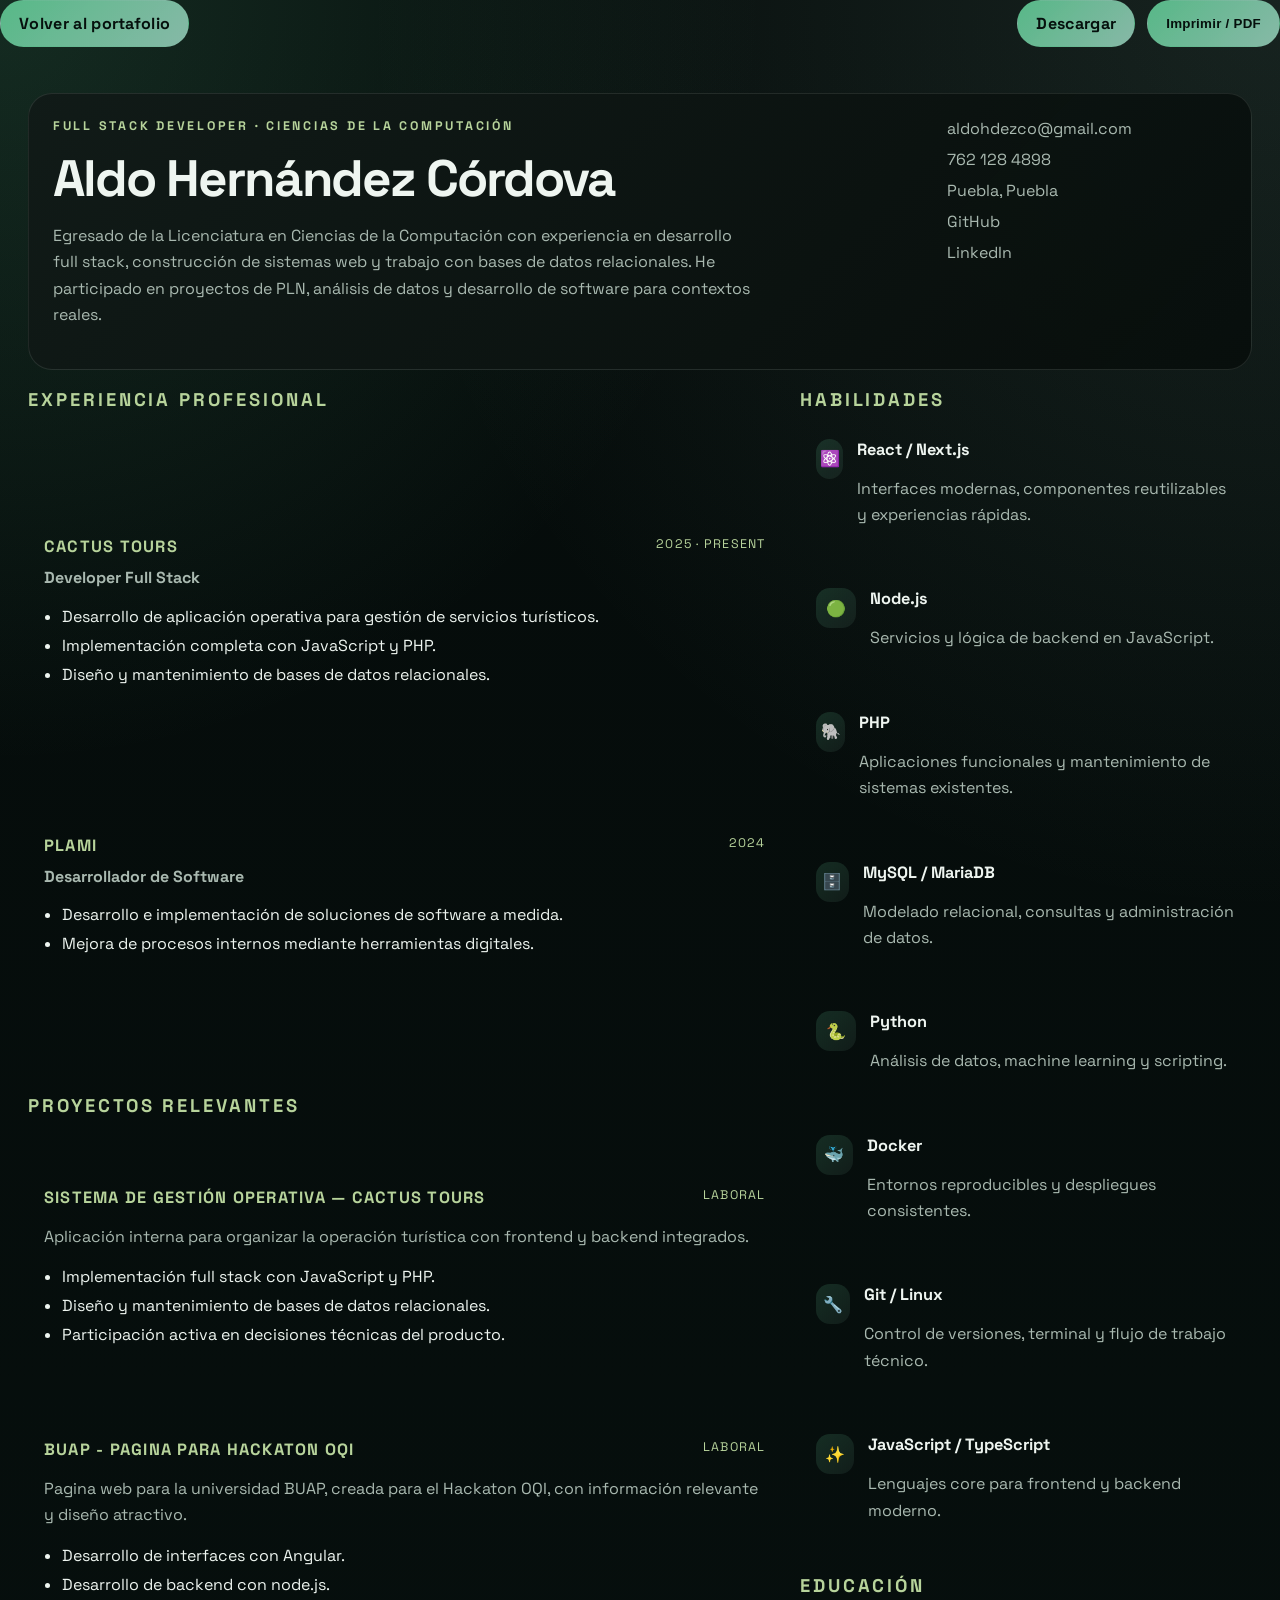
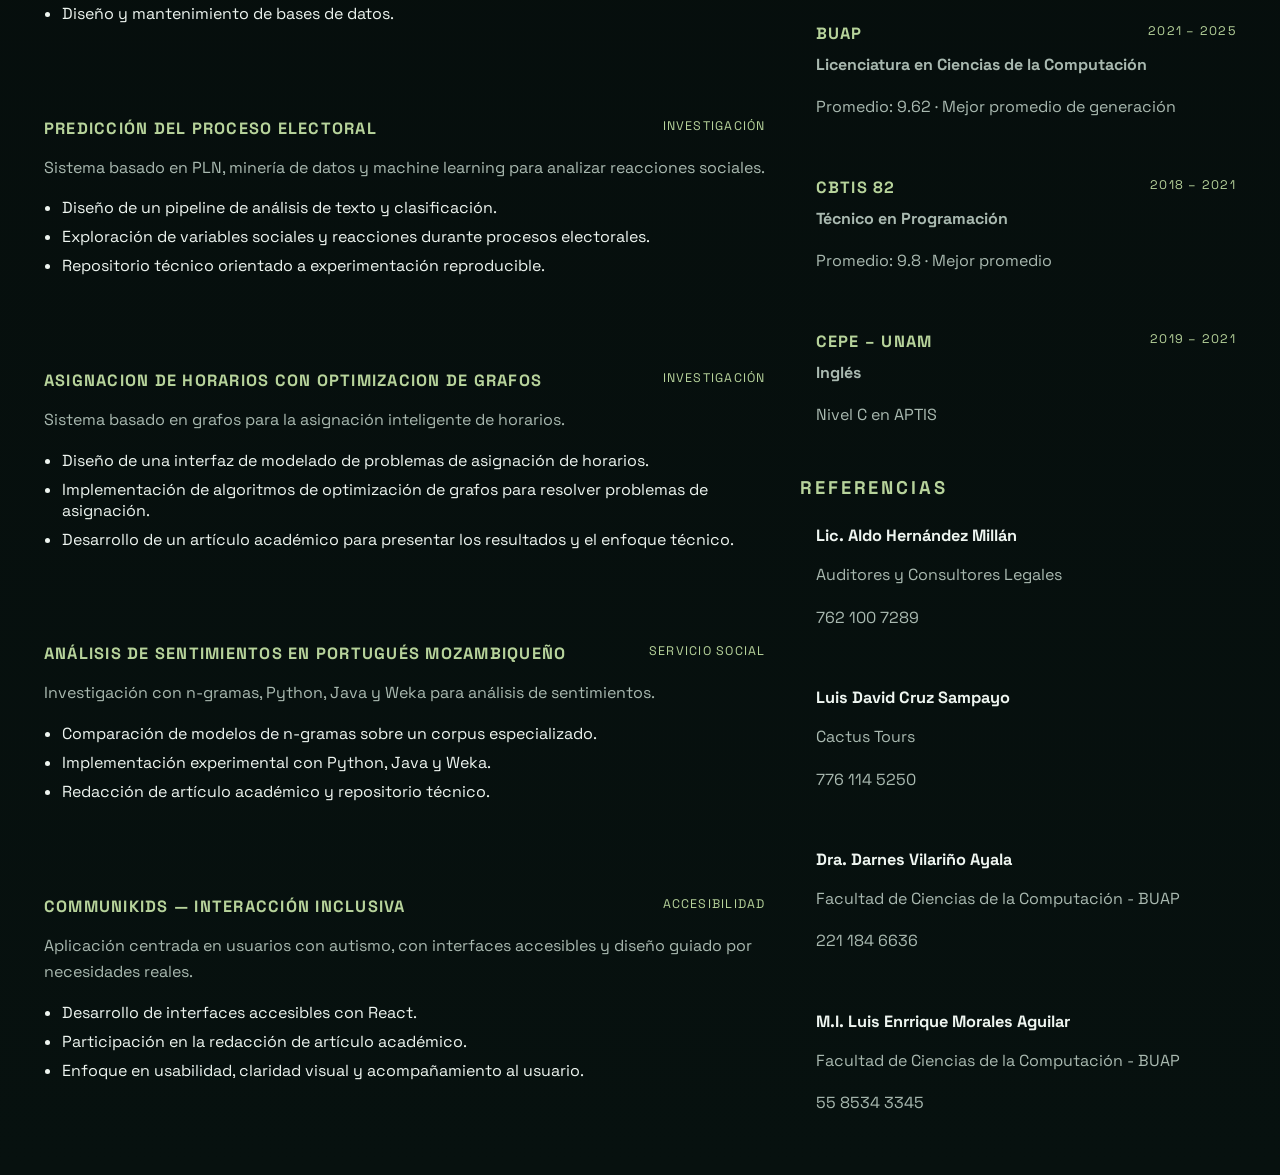
<file: cv/es/download.html>
<!DOCTYPE html><html lang="es"><head><meta charSet="utf-8"/><meta name="viewport" content="width=device-width, initial-scale=1"/><link rel="stylesheet" href="/_next/static/css/b97e7c9fa5c63877.css" data-precedence="next"/><link rel="preload" as="script" fetchPriority="low" href="/_next/static/chunks/webpack-698f2ccd10d739f0.js"/><script src="/_next/static/chunks/4bd1b696-1bbe00825af7c92a.js" async=""></script><script src="/_next/static/chunks/684-13829c08f8c8ff48.js" async=""></script><script src="/_next/static/chunks/main-app-5c530ee18a1b9c01.js" async=""></script><script src="/_next/static/chunks/874-7618c3fad5f7ba4a.js" async=""></script><script src="/_next/static/chunks/app/cv/%5Blang%5D/download/page-ac549b45b085af59.js" async=""></script><link rel="preconnect" href="https://fonts.googleapis.com"/><link rel="preconnect" href="https://fonts.gstatic.com" crossorigin="anonymous"/><link href="https://fonts.googleapis.com/css2?family=Space+Grotesk:wght@400;500;700;800&amp;display=swap" rel="stylesheet"/><title>Aldo Hernández Córdova | Full Stack Developer</title><script>document.querySelectorAll('body link[rel="icon"], body link[rel="apple-touch-icon"]').forEach(el => document.head.appendChild(el))</script><script src="/_next/static/chunks/polyfills-42372ed130431b0a.js" noModule=""></script></head><body><header class="cv-topbar"><a class="cv-backlink" href="/">Volver al portafolio</a><div class="cv-actions"><a href="/docs/CV%20%E2%80%93%20Aldo%20Hern%C3%A1ndez%20C%C3%B3rdova%20-%20ESP.pdf" class="cv-button" target="_blank" rel="noreferrer">Descargar</a><button type="button" class="cv-button">Imprimir / PDF</button></div></header><div class="cv-page cv-page-download"><section class="cv-header"><div><p class="cv-kicker">Full Stack Developer · Ciencias de la Computación</p><h1>Aldo Hernández Córdova</h1><p class="cv-summary">Egresado de la Licenciatura en Ciencias de la Computación con experiencia en desarrollo full stack, construcción de sistemas web y trabajo con bases de datos relacionales. He participado en proyectos de PLN, análisis de datos y desarrollo de software para contextos reales.</p></div><div class="cv-contact-block"><a href="mailto:aldohdezco@gmail.com">aldohdezco@gmail.com</a><span>762 128 4898</span><span>Puebla, Puebla</span><a href="https://github.com/Aldohdezco" target="_blank" rel="noreferrer">GitHub</a><a href="https://www.linkedin.com/in/aldohdezco" target="_blank" rel="noreferrer">LinkedIn</a></div></section><div class="cv-layout"><main class="cv-main"><section class="cv-section"><h2>Experiencia profesional</h2><article class="cv-block"><div class="cv-block-header"><strong>Cactus Tours</strong><span>2025 · Present</span></div><p class="cv-role">Developer Full Stack</p><ul><li>Desarrollo de aplicación operativa para gestión de servicios turísticos.</li><li>Implementación completa con JavaScript y PHP.</li><li>Diseño y mantenimiento de bases de datos relacionales.</li></ul></article><article class="cv-block"><div class="cv-block-header"><strong>PLAMI</strong><span>2024</span></div><p class="cv-role">Desarrollador de Software</p><ul><li>Desarrollo e implementación de soluciones de software a medida.</li><li>Mejora de procesos internos mediante herramientas digitales.</li></ul></article></section><section class="cv-section"><h2>Proyectos relevantes</h2><article class="cv-block"><div class="cv-block-header"><strong>Sistema de Gestión Operativa — Cactus Tours</strong><span>Laboral</span></div><p>Aplicación interna para organizar la operación turística con frontend y backend integrados.</p><ul><li>Implementación full stack con JavaScript y PHP.</li><li>Diseño y mantenimiento de bases de datos relacionales.</li><li>Participación activa en decisiones técnicas del producto.</li></ul></article><article class="cv-block"><div class="cv-block-header"><strong>BUAP - Pagina para Hackaton OQI</strong><span>Laboral</span></div><p>Pagina web para la universidad BUAP, creada para el Hackaton OQI, con información relevante y diseño atractivo.</p><ul><li>Desarrollo de interfaces con Angular.</li><li>Desarrollo de backend con node.js.</li><li>Diseño y mantenimiento de bases de datos.</li></ul></article><article class="cv-block"><div class="cv-block-header"><strong>Predicción del Proceso Electoral</strong><span>Investigación</span></div><p>Sistema basado en PLN, minería de datos y machine learning para analizar reacciones sociales.</p><ul><li>Diseño de un pipeline de análisis de texto y clasificación.</li><li>Exploración de variables sociales y reacciones durante procesos electorales.</li><li>Repositorio técnico orientado a experimentación reproducible.</li></ul></article><article class="cv-block"><div class="cv-block-header"><strong>Asignacion de horarios con optimizacion de grafos</strong><span>Investigación</span></div><p>Sistema basado en grafos para la asignación inteligente de horarios.</p><ul><li>Diseño de una interfaz de modelado de problemas de asignación de horarios.</li><li>Implementación de algoritmos de optimización de grafos para resolver problemas de asignación.</li><li>Desarrollo de un artículo académico para presentar los resultados y el enfoque técnico.</li></ul></article><article class="cv-block"><div class="cv-block-header"><strong>Análisis de Sentimientos en Portugués Mozambiqueño</strong><span>Servicio social</span></div><p>Investigación con n-gramas, Python, Java y Weka para análisis de sentimientos.</p><ul><li>Comparación de modelos de n-gramas sobre un corpus especializado.</li><li>Implementación experimental con Python, Java y Weka.</li><li>Redacción de artículo académico y repositorio técnico.</li></ul></article><article class="cv-block"><div class="cv-block-header"><strong>CommuniKids — Interacción Inclusiva</strong><span>Accesibilidad</span></div><p>Aplicación centrada en usuarios con autismo, con interfaces accesibles y diseño guiado por necesidades reales.</p><ul><li>Desarrollo de interfaces accesibles con React.</li><li>Participación en la redacción de artículo académico.</li><li>Enfoque en usabilidad, claridad visual y acompañamiento al usuario.</li></ul></article></section></main><aside class="cv-sidebar"><section class="cv-section"><h2>Habilidades</h2><div class="cv-skill-list"><article class="cv-skill-item"><div class="cv-skill-icon">⚛️</div><div><strong>React / Next.js</strong><p>Interfaces modernas, componentes reutilizables y experiencias rápidas.</p></div></article><article class="cv-skill-item"><div class="cv-skill-icon">🟢</div><div><strong>Node.js</strong><p>Servicios y lógica de backend en JavaScript.</p></div></article><article class="cv-skill-item"><div class="cv-skill-icon">🐘</div><div><strong>PHP</strong><p>Aplicaciones funcionales y mantenimiento de sistemas existentes.</p></div></article><article class="cv-skill-item"><div class="cv-skill-icon">🗄️</div><div><strong>MySQL / MariaDB</strong><p>Modelado relacional, consultas y administración de datos.</p></div></article><article class="cv-skill-item"><div class="cv-skill-icon">🐍</div><div><strong>Python</strong><p>Análisis de datos, machine learning y scripting.</p></div></article><article class="cv-skill-item"><div class="cv-skill-icon">🐳</div><div><strong>Docker</strong><p>Entornos reproducibles y despliegues consistentes.</p></div></article><article class="cv-skill-item"><div class="cv-skill-icon">🔧</div><div><strong>Git / Linux</strong><p>Control de versiones, terminal y flujo de trabajo técnico.</p></div></article><article class="cv-skill-item"><div class="cv-skill-icon">✨</div><div><strong>JavaScript / TypeScript</strong><p>Lenguajes core para frontend y backend moderno.</p></div></article></div></section><section class="cv-section"><h2>Educación</h2><article class="cv-block cv-block-compact"><div class="cv-block-header"><strong>BUAP</strong><span>2021 – 2025</span></div><p class="cv-role">Licenciatura en Ciencias de la Computación</p><p>Promedio: 9.62 · Mejor promedio de generación</p></article><article class="cv-block cv-block-compact"><div class="cv-block-header"><strong>CBTIS 82</strong><span>2018 – 2021</span></div><p class="cv-role">Técnico en Programación</p><p>Promedio: 9.8 · Mejor promedio</p></article><article class="cv-block cv-block-compact"><div class="cv-block-header"><strong>CEPE – UNAM</strong><span>2019 – 2021</span></div><p class="cv-role">Inglés</p><p>Nivel C en APTIS</p></article></section><section class="cv-section"><h2>Referencias</h2><article class="cv-block cv-block-compact"><strong>Lic. Aldo Hernández Millán</strong><p>Auditores y Consultores Legales</p><p>762 100 7289</p></article><article class="cv-block cv-block-compact"><strong>Luis David Cruz Sampayo</strong><p>Cactus Tours</p><p>776 114 5250</p></article><article class="cv-block cv-block-compact"><strong>Dra. Darnes Vilariño Ayala</strong><p>Facultad de Ciencias de la Computación - BUAP</p><p>221 184 6636</p></article><article class="cv-block cv-block-compact"><strong>M.I. Luis Enrrique Morales Aguilar</strong><p>Facultad de Ciencias de la Computación - BUAP</p><p>55 8534 3345</p></article></section></aside></div></div><!--$--><!--/$--><!--$--><!--/$--><script src="/_next/static/chunks/webpack-698f2ccd10d739f0.js" async=""></script><script>(self.__next_f=self.__next_f||[]).push([0])</script><script>self.__next_f.push([1,"1:\"$Sreact.fragment\"\n2:I[7555,[],\"\"]\n3:I[1295,[],\"\"]\n5:I[9665,[],\"MetadataBoundary\"]\n7:I[9665,[],\"OutletBoundary\"]\na:I[4911,[],\"AsyncMetadataOutlet\"]\nc:I[9665,[],\"ViewportBoundary\"]\ne:I[6614,[],\"\"]\n:HL[\"/_next/static/css/b97e7c9fa5c63877.css\",\"style\"]\n"])</script><script>self.__next_f.push([1,"0:{\"P\":null,\"b\":\"p0J5xZrXqZByaKsu0QQSk\",\"p\":\"\",\"c\":[\"\",\"cv\",\"es\",\"download\"],\"i\":false,\"f\":[[[\"\",{\"children\":[\"cv\",{\"children\":[[\"lang\",\"es\",\"d\"],{\"children\":[\"download\",{\"children\":[\"__PAGE__\",{}]}]}]}]},\"$undefined\",\"$undefined\",true],[\"\",[\"$\",\"$1\",\"c\",{\"children\":[[[\"$\",\"link\",\"0\",{\"rel\":\"stylesheet\",\"href\":\"/_next/static/css/b97e7c9fa5c63877.css\",\"precedence\":\"next\",\"crossOrigin\":\"$undefined\",\"nonce\":\"$undefined\"}]],[\"$\",\"html\",null,{\"lang\":\"es\",\"children\":[[\"$\",\"head\",null,{\"children\":[[\"$\",\"link\",null,{\"rel\":\"preconnect\",\"href\":\"https://fonts.googleapis.com\"}],[\"$\",\"link\",null,{\"rel\":\"preconnect\",\"href\":\"https://fonts.gstatic.com\",\"crossOrigin\":\"anonymous\"}],[\"$\",\"link\",null,{\"href\":\"https://fonts.googleapis.com/css2?family=Space+Grotesk:wght@400;500;700;800\u0026display=swap\",\"rel\":\"stylesheet\"}]]}],[\"$\",\"body\",null,{\"suppressHydrationWarning\":true,\"children\":[\"$\",\"$L2\",null,{\"parallelRouterKey\":\"children\",\"error\":\"$undefined\",\"errorStyles\":\"$undefined\",\"errorScripts\":\"$undefined\",\"template\":[\"$\",\"$L3\",null,{}],\"templateStyles\":\"$undefined\",\"templateScripts\":\"$undefined\",\"notFound\":[[[\"$\",\"title\",null,{\"children\":\"404: This page could not be found.\"}],[\"$\",\"div\",null,{\"style\":{\"fontFamily\":\"system-ui,\\\"Segoe UI\\\",Roboto,Helvetica,Arial,sans-serif,\\\"Apple Color Emoji\\\",\\\"Segoe UI Emoji\\\"\",\"height\":\"100vh\",\"textAlign\":\"center\",\"display\":\"flex\",\"flexDirection\":\"column\",\"alignItems\":\"center\",\"justifyContent\":\"center\"},\"children\":[\"$\",\"div\",null,{\"children\":[[\"$\",\"style\",null,{\"dangerouslySetInnerHTML\":{\"__html\":\"body{color:#000;background:#fff;margin:0}.next-error-h1{border-right:1px solid rgba(0,0,0,.3)}@media (prefers-color-scheme:dark){body{color:#fff;background:#000}.next-error-h1{border-right:1px solid rgba(255,255,255,.3)}}\"}}],[\"$\",\"h1\",null,{\"className\":\"next-error-h1\",\"style\":{\"display\":\"inline-block\",\"margin\":\"0 20px 0 0\",\"padding\":\"0 23px 0 0\",\"fontSize\":24,\"fontWeight\":500,\"verticalAlign\":\"top\",\"lineHeight\":\"49px\"},\"children\":404}],[\"$\",\"div\",null,{\"style\":{\"display\":\"inline-block\"},\"children\":[\"$\",\"h2\",null,{\"style\":{\"fontSize\":14,\"fontWeight\":400,\"lineHeight\":\"49px\",\"margin\":0},\"children\":\"This page could not be found.\"}]}]]}]}]],[]],\"forbidden\":\"$undefined\",\"unauthorized\":\"$undefined\"}]}]]}]]}],{\"children\":[\"cv\",[\"$\",\"$1\",\"c\",{\"children\":[null,[\"$\",\"$L2\",null,{\"parallelRouterKey\":\"children\",\"error\":\"$undefined\",\"errorStyles\":\"$undefined\",\"errorScripts\":\"$undefined\",\"template\":[\"$\",\"$L3\",null,{}],\"templateStyles\":\"$undefined\",\"templateScripts\":\"$undefined\",\"notFound\":\"$undefined\",\"forbidden\":\"$undefined\",\"unauthorized\":\"$undefined\"}]]}],{\"children\":[[\"lang\",\"es\",\"d\"],[\"$\",\"$1\",\"c\",{\"children\":[null,[\"$\",\"$L2\",null,{\"parallelRouterKey\":\"children\",\"error\":\"$undefined\",\"errorStyles\":\"$undefined\",\"errorScripts\":\"$undefined\",\"template\":[\"$\",\"$L3\",null,{}],\"templateStyles\":\"$undefined\",\"templateScripts\":\"$undefined\",\"notFound\":\"$undefined\",\"forbidden\":\"$undefined\",\"unauthorized\":\"$undefined\"}]]}],{\"children\":[\"download\",[\"$\",\"$1\",\"c\",{\"children\":[null,[\"$\",\"$L2\",null,{\"parallelRouterKey\":\"children\",\"error\":\"$undefined\",\"errorStyles\":\"$undefined\",\"errorScripts\":\"$undefined\",\"template\":[\"$\",\"$L3\",null,{}],\"templateStyles\":\"$undefined\",\"templateScripts\":\"$undefined\",\"notFound\":\"$undefined\",\"forbidden\":\"$undefined\",\"unauthorized\":\"$undefined\"}]]}],{\"children\":[\"__PAGE__\",[\"$\",\"$1\",\"c\",{\"children\":[\"$L4\",[\"$\",\"$L5\",null,{\"children\":\"$L6\"}],null,[\"$\",\"$L7\",null,{\"children\":[\"$L8\",\"$L9\",[\"$\",\"$La\",null,{\"promise\":\"$@b\"}]]}]]}],{},null,false]},null,false]},null,false]},null,false]},null,false],[\"$\",\"$1\",\"h\",{\"children\":[null,[\"$\",\"$1\",\"9eAG3GQDlKamiZt9E8pbr\",{\"children\":[[\"$\",\"$Lc\",null,{\"children\":\"$Ld\"}],null]}],null]}],false]],\"m\":\"$undefined\",\"G\":[\"$e\",\"$undefined\"],\"s\":false,\"S\":true}\n"])</script><script>self.__next_f.push([1,"f:\"$Sreact.suspense\"\n10:I[4911,[],\"AsyncMetadata\"]\n12:I[4321,[\"874\",\"static/chunks/874-7618c3fad5f7ba4a.js\",\"52\",\"static/chunks/app/cv/%5Blang%5D/download/page-ac549b45b085af59.js\"],\"CvToolbar\"]\n6:[\"$\",\"$f\",null,{\"fallback\":null,\"children\":[\"$\",\"$L10\",null,{\"promise\":\"$@11\"}]}]\n"])</script><script>self.__next_f.push([1,"4:[[\"$\",\"$L12\",null,{\"lang\":\"es\"}],[\"$\",\"div\",null,{\"className\":\"cv-page cv-page-download\",\"children\":[[\"$\",\"section\",null,{\"className\":\"cv-header\",\"children\":[[\"$\",\"div\",null,{\"children\":[[\"$\",\"p\",null,{\"className\":\"cv-kicker\",\"children\":\"Full Stack Developer · Ciencias de la Computación\"}],[\"$\",\"h1\",null,{\"children\":\"Aldo Hernández Córdova\"}],[\"$\",\"p\",null,{\"className\":\"cv-summary\",\"children\":\"Egresado de la Licenciatura en Ciencias de la Computación con experiencia en desarrollo full stack, construcción de sistemas web y trabajo con bases de datos relacionales. He participado en proyectos de PLN, análisis de datos y desarrollo de software para contextos reales.\"}]]}],[\"$\",\"div\",null,{\"className\":\"cv-contact-block\",\"children\":[[\"$\",\"a\",null,{\"href\":\"mailto:aldohdezco@gmail.com\",\"children\":\"aldohdezco@gmail.com\"}],[\"$\",\"span\",null,{\"children\":\"762 128 4898\"}],[\"$\",\"span\",null,{\"children\":\"Puebla, Puebla\"}],[\"$\",\"a\",null,{\"href\":\"https://github.com/Aldohdezco\",\"target\":\"_blank\",\"rel\":\"noreferrer\",\"children\":\"GitHub\"}],[\"$\",\"a\",null,{\"href\":\"https://www.linkedin.com/in/aldohdezco\",\"target\":\"_blank\",\"rel\":\"noreferrer\",\"children\":\"LinkedIn\"}]]}]]}],[\"$\",\"div\",null,{\"className\":\"cv-layout\",\"children\":[[\"$\",\"main\",null,{\"className\":\"cv-main\",\"children\":[[\"$\",\"section\",null,{\"className\":\"cv-section\",\"children\":[[\"$\",\"h2\",null,{\"children\":\"Experiencia profesional\"}],[[\"$\",\"article\",\"Cactus Tours-2025 · Present\",{\"className\":\"cv-block\",\"children\":[[\"$\",\"div\",null,{\"className\":\"cv-block-header\",\"children\":[[\"$\",\"strong\",null,{\"children\":\"Cactus Tours\"}],[\"$\",\"span\",null,{\"children\":\"2025 · Present\"}]]}],[\"$\",\"p\",null,{\"className\":\"cv-role\",\"children\":\"Developer Full Stack\"}],[\"$\",\"ul\",null,{\"children\":[[\"$\",\"li\",\"Desarrollo de aplicación operativa para gestión de servicios turísticos.\",{\"children\":\"Desarrollo de aplicación operativa para gestión de servicios turísticos.\"}],[\"$\",\"li\",\"Implementación completa con JavaScript y PHP.\",{\"children\":\"Implementación completa con JavaScript y PHP.\"}],[\"$\",\"li\",\"Diseño y mantenimiento de bases de datos relacionales.\",{\"children\":\"Diseño y mantenimiento de bases de datos relacionales.\"}]]}]]}],[\"$\",\"article\",\"PLAMI-2024\",{\"className\":\"cv-block\",\"children\":[[\"$\",\"div\",null,{\"className\":\"cv-block-header\",\"children\":[[\"$\",\"strong\",null,{\"children\":\"PLAMI\"}],[\"$\",\"span\",null,{\"children\":\"2024\"}]]}],[\"$\",\"p\",null,{\"className\":\"cv-role\",\"children\":\"Desarrollador de Software\"}],[\"$\",\"ul\",null,{\"children\":[[\"$\",\"li\",\"Desarrollo e implementación de soluciones de software a medida.\",{\"children\":\"Desarrollo e implementación de soluciones de software a medida.\"}],[\"$\",\"li\",\"Mejora de procesos internos mediante herramientas digitales.\",{\"children\":\"Mejora de procesos internos mediante herramientas digitales.\"}]]}]]}]]]}],[\"$\",\"section\",null,{\"className\":\"cv-section\",\"children\":[[\"$\",\"h2\",null,{\"children\":\"Proyectos relevantes\"}],[[\"$\",\"article\",\"Sistema de Gestión Operativa — Cactus Tours\",{\"className\":\"cv-block\",\"children\":[[\"$\",\"div\",null,{\"className\":\"cv-block-header\",\"children\":[[\"$\",\"strong\",null,{\"children\":\"Sistema de Gestión Operativa — Cactus Tours\"}],[\"$\",\"span\",null,{\"children\":\"Laboral\"}]]}],[\"$\",\"p\",null,{\"children\":\"Aplicación interna para organizar la operación turística con frontend y backend integrados.\"}],[\"$\",\"ul\",null,{\"children\":[[\"$\",\"li\",\"Implementación full stack con JavaScript y PHP.\",{\"children\":\"Implementación full stack con JavaScript y PHP.\"}],[\"$\",\"li\",\"Diseño y mantenimiento de bases de datos relacionales.\",{\"children\":\"Diseño y mantenimiento de bases de datos relacionales.\"}],[\"$\",\"li\",\"Participación activa en decisiones técnicas del producto.\",{\"children\":\"Participación activa en decisiones técnicas del producto.\"}]]}]]}],[\"$\",\"article\",\"BUAP - Pagina para Hackaton OQI\",{\"className\":\"cv-block\",\"children\":[[\"$\",\"div\",null,{\"className\":\"cv-block-header\",\"children\":[[\"$\",\"strong\",null,{\"children\":\"BUAP - Pagina para Hackaton OQI\"}],[\"$\",\"span\",null,{\"children\":\"Laboral\"}]]}],[\"$\",\"p\",null,{\"children\":\"Pagina web para la universidad BUAP, creada para el Hackaton OQI, con información relevante y diseño atractivo.\"}],[\"$\",\"ul\",null,{\"children\":[[\"$\",\"li\",\"Desarrollo de interfaces con Angular.\",{\"children\":\"Desarrollo de interfaces con Angular.\"}],[\"$\",\"li\",\"Desarrollo de backend con node.js.\",{\"children\":\"Desarrollo de backend con node.js.\"}],[\"$\",\"li\",\"Diseño y mantenimiento de bases de datos.\",{\"children\":\"Diseño y mantenimiento de bases de datos.\"}]]}]]}],[\"$\",\"article\",\"Predicción del Proceso Electoral\",{\"className\":\"cv-block\",\"children\":[[\"$\",\"div\",null,{\"className\":\"cv-block-header\",\"children\":[[\"$\",\"strong\",null,{\"children\":\"Predicción del Proceso Electoral\"}],[\"$\",\"span\",null,{\"children\":\"Investigación\"}]]}],[\"$\",\"p\",null,{\"children\":\"Sistema basado en PLN, minería de datos y machine learning para analizar reacciones sociales.\"}],[\"$\",\"ul\",null,{\"children\":[[\"$\",\"li\",\"Diseño de un pipeline de análisis de texto y clasificación.\",{\"children\":\"Diseño de un pipeline de análisis de texto y clasificación.\"}],[\"$\",\"li\",\"Exploración de variables sociales y reacciones durante procesos electorales.\",{\"children\":\"Exploración de variables sociales y reacciones durante procesos electorales.\"}],[\"$\",\"li\",\"Repositorio técnico orientado a experimentación reproducible.\",{\"children\":\"Repositorio técnico orientado a experimentación reproducible.\"}]]}]]}],[\"$\",\"article\",\"Asignacion de horarios con optimizacion de grafos\",{\"className\":\"cv-block\",\"children\":[[\"$\",\"div\",null,{\"className\":\"cv-block-header\",\"children\":[[\"$\",\"strong\",null,{\"children\":\"Asignacion de horarios con optimizacion de grafos\"}],[\"$\",\"span\",null,{\"children\":\"Investigación\"}]]}],[\"$\",\"p\",null,{\"children\":\"Sistema basado en grafos para la asignación inteligente de horarios.\"}],[\"$\",\"ul\",null,{\"children\":[[\"$\",\"li\",\"Diseño de una interfaz de modelado de problemas de asignación de horarios.\",{\"children\":\"Diseño de una interfaz de modelado de problemas de asignación de horarios.\"}],[\"$\",\"li\",\"Implementación de algoritmos de optimización de grafos para resolver problemas de asignación.\",{\"children\":\"Implementación de algoritmos de optimización de grafos para resolver problemas de asignación.\"}],[\"$\",\"li\",\"Desarrollo de un artículo académico para presentar los resultados y el enfoque técnico.\",{\"children\":\"Desarrollo de un artículo académico para presentar los resultados y el enfoque técnico.\"}]]}]]}],[\"$\",\"article\",\"Análisis de Sentimientos en Portugués Mozambiqueño\",{\"className\":\"cv-block\",\"children\":[[\"$\",\"div\",null,{\"className\":\"cv-block-header\",\"children\":[[\"$\",\"strong\",null,{\"children\":\"Análisis de Sentimientos en Portugués Mozambiqueño\"}],[\"$\",\"span\",null,{\"children\":\"Servicio social\"}]]}],[\"$\",\"p\",null,{\"children\":\"Investigación con n-gramas, Python, Java y Weka para análisis de sentimientos.\"}],[\"$\",\"ul\",null,{\"children\":[[\"$\",\"li\",\"Comparación de modelos de n-gramas sobre un corpus especializado.\",{\"children\":\"Comparación de modelos de n-gramas sobre un corpus especializado.\"}],[\"$\",\"li\",\"Implementación experimental con Python, Java y Weka.\",{\"children\":\"Implementación experimental con Python, Java y Weka.\"}],[\"$\",\"li\",\"Redacción de artículo académico y repositorio técnico.\",{\"children\":\"Redacción de artículo académico y repositorio técnico.\"}]]}]]}],[\"$\",\"article\",\"CommuniKids — Interacción Inclusiva\",{\"className\":\"cv-block\",\"children\":[[\"$\",\"div\",null,{\"className\":\"cv-block-header\",\"children\":[[\"$\",\"strong\",null,{\"children\":\"CommuniKids — Interacción Inclusiva\"}],[\"$\",\"span\",null,{\"children\":\"Accesibilidad\"}]]}],[\"$\",\"p\",null,{\"children\":\"Aplicación centrada en usuarios con autismo, con interfaces accesibles y diseño guiado por necesidades reales.\"}],[\"$\",\"ul\",null,{\"children\":[[\"$\",\"li\",\"Desarrollo de interfaces accesibles con React.\",{\"children\":\"Desarrollo de interfaces accesibles con React.\"}],[\"$\",\"li\",\"Participación en la redacción de artículo académico.\",{\"children\":\"Participación en la redacción de artículo académico.\"}],[\"$\",\"li\",\"Enfoque en usabilidad, claridad visual y acompañamiento al usuario.\",{\"children\":\"Enfoque en usabilidad, claridad visual y acompañamiento al usuario.\"}]]}]]}]]]}]]}],[\"$\",\"aside\",null,{\"className\":\"cv-sidebar\",\"children\":[[\"$\",\"section\",null,{\"className\":\"cv-section\",\"children\":[[\"$\",\"h2\",null,{\"children\":\"Habilidades\"}],[\"$\",\"div\",null,{\"className\":\"cv-skill-list\",\"children\":[[\"$\",\"article\",\"React / Next.js\",{\"className\":\"cv-skill-item\",\"children\":[[\"$\",\"div\",null,{\"className\":\"cv-skill-icon\",\"children\":\"⚛️\"}],[\"$\",\"div\",null,{\"children\":[[\"$\",\"strong\",null,{\"children\":\"React / Next.js\"}],[\"$\",\"p\",null,{\"children\":\"Interfaces modernas, componentes reutilizables y experiencias rápidas.\"}]]}]]}],[\"$\",\"article\",\"Node.js\",{\"className\":\"cv-skill-item\",\"children\":[[\"$\",\"div\",null,{\"className\":\"cv-skill-icon\",\"children\":\"🟢\"}],[\"$\",\"div\",null,{\"children\":[[\"$\",\"strong\",null,{\"children\":\"Node.js\"}],[\"$\",\"p\",null,{\"children\":\"Servicios y lógica de backend en JavaScript.\"}]]}]]}],[\"$\",\"article\",\"PHP\",{\"className\":\"cv-skill-item\",\"children\":[[\"$\",\"div\",null,{\"className\":\"cv-skill-icon\",\"children\":\"🐘\"}],[\"$\",\"div\",null,{\"children\":[[\"$\",\"strong\",null,{\"children\":\"PHP\"}],[\"$\",\"p\",null,{\"children\":\"Aplicaciones funcionales y mantenimiento de sistemas existentes.\"}]]}]]}],[\"$\",\"article\",\"MySQL / MariaDB\",{\"className\":\"cv-skill-item\",\"children\":[[\"$\",\"div\",null,{\"className\":\"cv-skill-icon\",\"children\":\"🗄️\"}],[\"$\",\"div\",null,{\"children\":[[\"$\",\"strong\",null,{\"children\":\"MySQL / MariaDB\"}],[\"$\",\"p\",null,{\"children\":\"Modelado relacional, consultas y administración de datos.\"}]]}]]}],[\"$\",\"article\",\"Python\",{\"className\":\"cv-skill-item\",\"children\":[[\"$\",\"div\",null,{\"className\":\"cv-skill-icon\",\"children\":\"🐍\"}],[\"$\",\"div\",null,{\"children\":[[\"$\",\"strong\",null,{\"children\":\"Python\"}],[\"$\",\"p\",null,{\"children\":\"Análisis de datos, machine learning y scripting.\"}]]}]]}],[\"$\",\"article\",\"Docker\",{\"className\":\"cv-skill-item\",\"children\":[[\"$\",\"div\",null,{\"className\":\"cv-skill-icon\",\"children\":\"🐳\"}],[\"$\",\"div\",null,{\"children\":[[\"$\",\"strong\",null,{\"children\":\"Docker\"}],[\"$\",\"p\",null,{\"children\":\"Entornos reproducibles y despliegues consistentes.\"}]]}]]}],[\"$\",\"article\",\"Git / Linux\",{\"className\":\"cv-skill-item\",\"children\":[[\"$\",\"div\",null,{\"className\":\"cv-skill-icon\",\"children\":\"🔧\"}],[\"$\",\"div\",null,{\"children\":[[\"$\",\"strong\",null,{\"children\":\"Git / Linux\"}],[\"$\",\"p\",null,{\"children\":\"Control de versiones, terminal y flujo de trabajo técnico.\"}]]}]]}],[\"$\",\"article\",\"JavaScript / TypeScript\",{\"className\":\"cv-skill-item\",\"children\":[[\"$\",\"div\",null,{\"className\":\"cv-skill-icon\",\"children\":\"✨\"}],[\"$\",\"div\",null,{\"children\":[[\"$\",\"strong\",null,{\"children\":\"JavaScript / TypeScript\"}],[\"$\",\"p\",null,{\"children\":\"Lenguajes core para frontend y backend moderno.\"}]]}]]}]]}]]}],[\"$\",\"section\",null,{\"className\":\"cv-section\",\"children\":[[\"$\",\"h2\",null,{\"children\":\"Educación\"}],[[\"$\",\"article\",\"BUAP-2021 – 2025\",{\"className\":\"cv-block cv-block-compact\",\"children\":[[\"$\",\"div\",null,{\"className\":\"cv-block-header\",\"children\":[[\"$\",\"strong\",null,{\"children\":\"BUAP\"}],[\"$\",\"span\",null,{\"children\":\"2021 – 2025\"}]]}],[\"$\",\"p\",null,{\"className\":\"cv-role\",\"children\":\"Licenciatura en Ciencias de la Computación\"}],[\"$\",\"p\",null,{\"children\":\"Promedio: 9.62 · Mejor promedio de generación\"}]]}],[\"$\",\"article\",\"CBTIS 82-2018 – 2021\",{\"className\":\"cv-block cv-block-compact\",\"children\":[[\"$\",\"div\",null,{\"className\":\"cv-block-header\",\"children\":[[\"$\",\"strong\",null,{\"children\":\"CBTIS 82\"}],[\"$\",\"span\",null,{\"children\":\"2018 – 2021\"}]]}],[\"$\",\"p\",null,{\"className\":\"cv-role\",\"children\":\"Técnico en Programación\"}],[\"$\",\"p\",null,{\"children\":\"Promedio: 9.8 · Mejor promedio\"}]]}],[\"$\",\"article\",\"CEPE – UNAM-2019 – 2021\",{\"className\":\"cv-block cv-block-compact\",\"children\":[[\"$\",\"div\",null,{\"className\":\"cv-block-header\",\"children\":[[\"$\",\"strong\",null,{\"children\":\"CEPE – UNAM\"}],[\"$\",\"span\",null,{\"children\":\"2019 – 2021\"}]]}],[\"$\",\"p\",null,{\"className\":\"cv-role\",\"children\":\"Inglés\"}],[\"$\",\"p\",null,{\"children\":\"Nivel C en APTIS\"}]]}]]]}],[\"$\",\"section\",null,{\"className\":\"cv-section\",\"children\":[[\"$\",\"h2\",null,{\"children\":\"Referencias\"}],[[\"$\",\"article\",\"Lic. Aldo Hernández Millán\",{\"className\":\"cv-block cv-block-compact\",\"children\":[[\"$\",\"strong\",null,{\"children\":\"Lic. Aldo Hernández Millán\"}],[\"$\",\"p\",null,{\"children\":\"Auditores y Consultores Legales\"}],[\"$\",\"p\",null,{\"children\":\"762 100 7289\"}]]}],[\"$\",\"article\",\"Luis David Cruz Sampayo\",{\"className\":\"cv-block cv-block-compact\",\"children\":[[\"$\",\"strong\",null,{\"children\":\"Luis David Cruz Sampayo\"}],[\"$\",\"p\",null,{\"children\":\"Cactus Tours\"}],[\"$\",\"p\",null,{\"children\":\"776 114 5250\"}]]}],[\"$\",\"article\",\"Dra. Darnes Vilariño Ayala\",{\"className\":\"cv-block cv-block-compact\",\"children\":[[\"$\",\"strong\",null,{\"children\":\"Dra. Darnes Vilariño Ayala\"}],[\"$\",\"p\",null,{\"children\":\"Facultad de Ciencias de la Computación - BUAP\"}],[\"$\",\"p\",null,{\"children\":\"221 184 6636\"}]]}],[\"$\",\"article\",\"M.I. Luis Enrrique Morales Aguilar\",{\"className\":\"cv-block cv-block-compact\",\"children\":[[\"$\",\"strong\",null,{\"children\":\"M.I. Luis Enrrique Morales Aguilar\"}],[\"$\",\"p\",null,{\"children\":\"Facultad de Ciencias de la Computación - BUAP\"}],[\"$\",\"p\",null,{\"children\":\"55 8534 3345\"}]]}]]]}]]}]]}]]}]]\n"])</script><script>self.__next_f.push([1,"9:null\n"])</script><script>self.__next_f.push([1,"d:[[\"$\",\"meta\",\"0\",{\"charSet\":\"utf-8\"}],[\"$\",\"meta\",\"1\",{\"name\":\"viewport\",\"content\":\"width=device-width, initial-scale=1\"}]]\n8:null\n"])</script><script>self.__next_f.push([1,"11:{\"metadata\":[[\"$\",\"title\",\"0\",{\"children\":\"Aldo Hernández Córdova | Full Stack Developer\"}]],\"error\":null,\"digest\":\"$undefined\"}\nb:{\"metadata\":\"$11:metadata\",\"error\":null,\"digest\":\"$undefined\"}\n"])</script></body></html>
</file>
<file: _next/static/css/b97e7c9fa5c63877.css>
:root{--bg:#07110f;--bg-soft:#0e1815;--panel:rgba(12,20,18,0.8);--panel-strong:#111b18;--line:rgba(201,220,210,0.12);--line-strong:rgba(201,220,210,0.2);--text:#eef5f0;--muted:#a9b9b0;--soft:#7f9389;--accent:#5bc08d;--accent-2:#b7d39b;--accent-3:#9bd3bf;--shadow:0 24px 80px rgba(0,0,0,0.4);--radius:28px}*{box-sizing:border-box}html{scroll-behavior:smooth;overflow-x:hidden}body{margin:0;min-height:100vh;background:radial-gradient(circle at top left,rgba(91,192,141,.18),transparent 25%),radial-gradient(circle at top right,rgba(155,211,191,.12),transparent 30%),linear-gradient(180deg,#050b0a 0,var(--bg) 100%);color:var(--text);font-family:Space Grotesk,Trebuchet MS,sans-serif}a{color:inherit;text-decoration:none}a,button{transition:transform .2s ease,border-color .2s ease,background-color .2s ease,color .2s ease}a:hover,button:hover{transform:translateY(-1px)}.site-shell{width:min(1180px,calc(100% - 32px));margin:24px auto 48px;position:relative}.site-shell:before{content:"";position:fixed;inset:0;pointer-events:none;background:linear-gradient(120deg,rgba(255,255,255,.02),transparent 40%)}.navbar{position:-webkit-sticky;position:sticky;top:0;z-index:999;background:rgba(7,17,15,.8);backdrop-filter:blur(8px);-webkit-backdrop-filter:blur(8px);border-bottom:1px solid var(--line);animation:slideDown .5s ease-out}.navbar.scrolled{background:rgba(7,17,15,.95);border-bottom-color:var(--line-strong)}.navbar-container{width:min(1180px,calc(100% - 32px));margin:0 auto;display:flex;align-items:center;gap:28px;padding:12px 0;position:relative}.navbar-brand{font-weight:800;letter-spacing:.12em;text-transform:uppercase;font-size:.95rem;display:none}.navbar-brand a{color:var(--accent);transition:color .3s ease}.navbar-brand a:hover{color:var(--accent-2)}.navbar-menu{display:flex;list-style:none;margin:0;padding:0;gap:28px;min-width:0;flex:1 1}.navbar-menu li a{font-size:.92rem;font-weight:600;color:var(--muted);letter-spacing:.02em;position:relative;transition:color .3s ease}.navbar-menu li a:after{content:"";position:absolute;bottom:-2px;left:0;width:0;height:2px;background:var(--accent);transition:width .3s ease}.navbar-menu li a:hover{color:var(--text)}.navbar-menu li a:hover:after{width:100%}.navbar-lang-mobile{display:none}.navbar-lang-desktop{display:inline-flex;margin-left:auto;flex-shrink:0}.navbar-lang-desktop .language-switch{padding:4px;gap:4px}.navbar-lang-desktop .language-chip{padding:6px 10px;font-size:.78rem}.navbar-toggle{display:none;align-items:center;justify-content:center;flex-direction:column;gap:4px;width:44px;height:44px;border:1px solid var(--line);border-radius:14px;background:rgba(255,255,255,.03);color:var(--text);padding:0;flex-shrink:0}.navbar-toggle span{display:block;width:20px;height:2px;background:currentColor;border-radius:999px;transition:transform .2s ease,opacity .2s ease}.navbar-toggle.active span:first-child{transform:translateY(6px) rotate(45deg)}.navbar-toggle.active span:nth-child(2){opacity:0}.navbar-toggle.active span:nth-child(3){transform:translateY(-6px) rotate(-45deg)}.language-switch{display:inline-flex;gap:8px;padding:6px;border:1px solid var(--line);border-radius:999px;background:rgba(10,17,15,.7)}.language-chip{border:0;background:transparent;color:var(--muted);padding:10px 14px;border-radius:999px;font-weight:700;letter-spacing:.08em;cursor:pointer}.language-chip.active{background:linear-gradient(135deg,rgba(91,192,141,.2),rgba(155,211,191,.12));color:var(--text)}@keyframes slideDown{0%{transform:translateY(-100%);opacity:0}to{transform:translateY(0);opacity:1}}@keyframes floatIn{0%{opacity:0;transform:translateY(16px)}to{opacity:1;transform:translateY(0)}}@keyframes slideUp{0%{opacity:0;transform:translateY(32px)}to{opacity:1;transform:translateY(0)}}@keyframes fadeInScale{0%{opacity:0;transform:scale(.95)}to{opacity:1;transform:scale(1)}}@keyframes pulseGlow{0%,to{box-shadow:0 0 0 0 rgba(91,192,141,.4)}50%{box-shadow:0 0 0 8px rgba(91,192,141,0)}}@keyframes shimmer{0%{background-position:-1000px 0}to{background-position:1000px 0}}.cv-page,.hero,.section{animation:floatIn .7s ease both}.hero{display:grid;grid-template-columns:minmax(0,1fr) minmax(260px,.8fr);grid-gap:clamp(24px,5vw,48px);gap:clamp(24px,5vw,48px);padding:clamp(18px,3vw,28px);background:linear-gradient(180deg,rgba(17,27,24,.95),rgba(10,16,14,.92));border:1px solid var(--line);border-radius:calc(var(--radius) + 8px);box-shadow:var(--shadow);align-items:center}.hero-copy{flex-direction:column}.hero-copy,.hero-image{display:flex;justify-content:center}.hero-image{align-items:center}.avatar-container{position:relative;width:min(320px,100%);aspect-ratio:1;height:auto;border-radius:var(--radius);overflow:hidden;border:1px solid var(--line);animation:floatIn 1.2s ease-out}.avatar-image{width:100%;height:100%;object-fit:cover}.hero-copy h1{margin:0;font-size:clamp(2.55rem,7vw,5.8rem);line-height:.96;letter-spacing:0;overflow-wrap:anywhere}.cv-kicker,.eyebrow,.section-kicker{margin:0 0 12px;color:var(--accent-2);text-transform:uppercase;letter-spacing:.22em;font-size:.78rem;font-weight:700}.hero-role{margin:18px 0 12px;font-size:1.1rem;color:var(--accent-3);letter-spacing:.12em;text-transform:uppercase}.hero-intro{margin:0;max-width:62ch;color:var(--text);font-size:1.18rem;line-height:1.65}.cv-block p,.cv-skill-item p,.cv-summary,.education-meta,.hero-pitch,.project-summary,.section-copy,.skill-card p,.timeline-content li{color:var(--muted);line-height:1.65}.hero-pitch{margin:14px 0 0;max-width:60ch}.cta-row,.cv-actions,.project-links,.social-row,.tag-row{display:flex;flex-wrap:wrap;gap:12px}.cta-row{margin-top:28px}.button,.cv-backlink,.cv-button,.project-links a,.social-link{display:inline-flex;align-items:center;justify-content:center;border:1px solid var(--line);border-radius:999px;padding:12px 18px;font-weight:700;letter-spacing:.02em;background:rgba(255,255,255,.02);text-align:center}.button.primary,.cv-backlink,.cv-button{background:linear-gradient(135deg,rgba(91,192,141,.95),rgba(155,211,191,.85));color:#06100d;border-color:transparent}.button.secondary,.project-links a,.social-link{color:var(--text)}.button.secondary:hover,.cv-backlink:hover,.cv-button:hover,.project-links a:hover,.social-link:hover{border-color:var(--line-strong);background-color:rgba(255,255,255,.04)}.social-row{margin-top:16px}.avatar-card,.avatar-copy,.avatar-mark,.avatar-title,.hero-panel,.stat-card,.stats-grid,.terminal-card,.terminal-head{display:none}.section{margin-top:24px;padding:28px;background:rgba(9,16,14,.65);border:1px solid var(--line);border-radius:calc(var(--radius) + 4px)}.section-heading{display:flex;align-items:flex-end;justify-content:space-between;gap:20px;margin-bottom:20px}.section-heading h2{margin:0;font-size:clamp(1.6rem,3vw,2.35rem);letter-spacing:-.03em}.section-copy{margin:0;max-width:78ch;font-size:1.03rem}.skill-grid{display:grid;grid-template-columns:repeat(auto-fit,minmax(min(100%,250px),1fr));grid-gap:14px;gap:14px}.skill-card{display:flex;gap:16px;padding:18px;background:rgba(10,18,15,.9);border:1px solid var(--line);border-radius:var(--radius);box-shadow:0 12px 40px rgba(0,0,0,.22)}.skill-icon{width:48px;height:48px;border-radius:16px;display:grid;place-items:center;flex-shrink:0;background:linear-gradient(135deg,rgba(91,192,141,.16),rgba(155,211,191,.06));color:var(--accent-2);font-weight:800;letter-spacing:.08em}.cv-block strong,.cv-skill-item strong,.education-card h3,.project-topline h3,.skill-card h3,.timeline-company{margin:0;font-size:1.02rem}.education-meta,.project-summary,.skill-card p,.timeline-content{margin:8px 0 0}.project-grid{display:grid;grid-template-columns:repeat(auto-fit,minmax(min(100%,320px),1fr));grid-gap:16px;gap:16px}.project-card{overflow:hidden;background:rgba(10,18,15,.9);border:1px solid var(--line);border-radius:var(--radius);box-shadow:0 12px 40px rgba(0,0,0,.22)}.project-preview{min-height:150px;display:flex;align-items:flex-end;padding:20px;color:#f5fff9;font-size:.84rem;text-transform:uppercase;letter-spacing:.18em;font-weight:800}.project-content{padding:18px}.project-summary{margin-top:8px}.cv-block ul,.project-list,.timeline-content ul{margin:14px 0 0;padding-left:18px}.cv-block li,.project-list li,.timeline-content li{margin-bottom:8px}.tag-pill{padding:7px 12px;border-radius:999px;background:rgba(255,255,255,.04);border:1px solid var(--line);color:var(--accent-2);font-size:.84rem}.project-links{margin-top:16px}.terminal-section{background:rgba(9,16,14,.65)}.terminal-wrapper{background:#0a0f0d;border:1px solid var(--line);border-radius:12px;overflow:hidden;font-family:Courier New,monospace;box-shadow:0 8px 32px rgba(0,0,0,.4);animation:floatIn .8s ease-out}.terminal-header{display:flex;align-items:center;justify-content:space-between;gap:8px;padding:12px 16px;background:rgba(10,17,15,.9);border-bottom:1px solid var(--line)}.terminal-header>span:first-child{width:auto;height:auto;border-radius:0;background:transparent;color:var(--text);font-weight:600}.terminal-buttons{display:flex;gap:8px}.terminal-buttons span{width:12px;height:12px;border-radius:50%}.terminal-buttons span:first-child{background:#ff5f57}.terminal-buttons span:nth-child(2){background:#ffbd2e}.terminal-buttons span:nth-child(3){background:#28c940}.terminal-body{padding:16px;max-height:400px;overflow-y:auto;min-height:200px}.terminal-line{margin:8px 0;padding:0;white-space:pre-wrap;word-break:break-all;line-height:1.6}.terminal-line.prompt{color:var(--accent);font-weight:600}.terminal-line.output{color:var(--text)}.terminal-line.error{color:#ff5f57}.terminal-input{flex:1 1;background:transparent;border:none;color:var(--text);font-family:Courier New,monospace;font-size:.95rem;outline:none;padding:0;margin:0;caret-color:var(--accent);min-width:0}.terminal-input::placeholder{color:rgba(238,248,243,.45)}.terminal-line.input-active{display:flex;align-items:center;gap:4px;margin-top:12px;padding:10px 12px;min-height:52px;border:1px solid var(--line);border-radius:14px;background:rgba(255,255,255,.02)}.terminal-line.input-active:focus-within{border-color:rgba(91,192,141,.55);box-shadow:0 0 0 1px rgba(91,192,141,.18)}.references-grid{display:grid;grid-template-columns:repeat(auto-fit,minmax(min(100%,240px),1fr));grid-gap:14px;gap:14px}.reference-card{background:rgba(10,18,15,.9);border:1px solid var(--line);border-radius:var(--radius);padding:20px;box-shadow:0 12px 40px rgba(0,0,0,.22);transition:all .3s ease}.reference-card:hover{border-color:var(--accent-3);transform:translateY(-2px);box-shadow:0 16px 48px rgba(91,192,141,.1)}.reference-card h3{margin:0 0 8px;font-size:1.05rem;color:var(--text)}.reference-org{margin:0 0 12px;color:var(--accent-3);font-weight:600;font-size:.9rem}.reference-phone{margin:0;color:var(--muted);font-size:.92rem}.timeline{display:grid;grid-gap:16px;gap:16px}.timeline-item{display:grid;grid-template-columns:160px 1fr;grid-gap:18px;gap:18px;padding:20px;background:rgba(10,18,15,.9);border:1px solid var(--line);border-radius:var(--radius);box-shadow:0 12px 40px rgba(0,0,0,.22)}.timeline-meta{color:var(--accent-2);text-transform:uppercase;letter-spacing:.14em;font-size:.8rem;font-weight:700}.timeline-company{font-size:1.2rem}.cv-role,.education-degree,.timeline-role{margin:6px 0 0;color:var(--accent-3);font-weight:700}.education-list{display:grid;grid-template-columns:repeat(auto-fit,minmax(min(100%,240px),1fr));grid-gap:14px;gap:14px}.education-card{padding:18px;background:rgba(10,18,15,.9);border:1px solid var(--line);border-radius:var(--radius);box-shadow:0 12px 40px rgba(0,0,0,.22)}.education-period{color:var(--accent-2);font-size:.84rem;letter-spacing:.08em;text-transform:uppercase;font-weight:700;margin-bottom:10px}.contact-grid{display:grid;grid-template-columns:repeat(auto-fit,minmax(min(100%,240px),1fr));grid-gap:14px;gap:14px}.contact-card{display:grid;grid-gap:8px;gap:8px;padding:18px;background:rgba(10,18,15,.9);border:1px solid var(--line);border-radius:var(--radius);box-shadow:0 12px 40px rgba(0,0,0,.22)}.contact-card span{color:var(--soft);text-transform:uppercase;letter-spacing:.14em;font-size:.78rem}.contact-card strong{font-size:1rem;overflow-wrap:anywhere}.cv-page{width:min(1120px,calc(100% - 32px));margin:24px auto 40px;padding:24px}.cv-topbar{display:flex;justify-content:space-between;align-items:center;gap:16px;margin-bottom:18px}.cv-actions{justify-content:flex-end}.cv-header{display:grid;grid-template-columns:minmax(0,1fr) minmax(220px,280px);grid-gap:20px;gap:20px;padding:24px;border-radius:calc(var(--radius) - 4px);background:linear-gradient(135deg,rgba(17,27,24,.98),rgba(8,14,12,.96));border:1px solid var(--line)}.cv-header h1{margin:0;font-size:clamp(2.2rem,4vw,3.4rem);letter-spacing:-.04em}.cv-summary{max-width:70ch;margin-top:12px}.cv-contact-block{display:grid;grid-gap:10px;gap:10px;align-content:start;color:var(--text)}.cv-contact-block a,.cv-contact-block span{display:block;color:var(--muted);overflow-wrap:anywhere}.cv-layout{grid-template-columns:minmax(0,1.5fr) minmax(280px,.9fr);margin-top:18px}.cv-layout,.cv-main,.cv-sidebar{display:grid;grid-gap:18px;gap:18px}.cv-section{display:grid;grid-gap:12px;gap:12px}.cv-section h2{margin:0;font-size:1.15rem;text-transform:uppercase;letter-spacing:.16em;color:var(--accent-2)}.cv-block,.cv-skill-item{padding:16px}.cv-block-header{display:flex;justify-content:space-between;gap:12px;color:var(--accent-2);text-transform:uppercase;letter-spacing:.1em;font-size:.78rem;margin-bottom:8px}.cv-block-compact{padding:14px 16px}.cv-skill-list{display:grid;grid-gap:12px;gap:12px}.cv-skill-item{display:flex;gap:14px;align-items:flex-start}.cv-skill-icon{width:40px;height:40px;border-radius:14px;display:grid;place-items:center;background:linear-gradient(135deg,rgba(91,192,141,.18),rgba(155,211,191,.08));color:var(--accent-2);font-weight:800}.cv-backlink{display:inline-flex}.cv-page-download{width:auto;margin:0;padding:28px}@media (max-width:1000px){.cv-header,.cv-layout,.hero,.timeline-item{grid-template-columns:1fr}.section-heading{align-items:flex-start;flex-direction:column}}@media (max-width:720px){.cv-page,.site-shell{width:calc(100% - 24px);margin:12px auto 24px}.cv-page,.hero,.section{padding:16px;border-radius:20px}.cv-topbar{align-items:flex-start;flex-direction:column}.cta-row,.cv-actions,.social-row{gap:10px;width:100%}.button,.cv-backlink,.cv-button,.project-links a,.social-link{flex:1 1 180px;min-height:46px}.hero-copy h1{font-size:clamp(2.35rem,16vw,3.7rem)}.navbar-container{width:calc(100% - 24px);gap:12px;padding:10px 0}.navbar-brand{display:block;flex:0 0 auto}.navbar-toggle{display:flex;margin-left:auto}.navbar-lang-desktop{display:none}.navbar-menu{position:absolute;top:calc(100% + 10px);left:0;right:0;display:grid;grid-gap:4px;gap:4px;padding:10px;background:rgba(7,17,15,.97);border:1px solid var(--line-strong);border-radius:18px;box-shadow:var(--shadow);opacity:0;pointer-events:none;transform:translateY(-8px);transition:opacity .2s ease,transform .2s ease}.navbar-menu.open{opacity:1;pointer-events:auto;transform:translateY(0)}.navbar-menu li a{display:block;padding:12px 14px;border-radius:12px;font-size:.92rem}.navbar-menu li a:hover{background:rgba(255,255,255,.04)}.navbar-menu li a:after{display:none}.navbar-lang-mobile{display:block;padding:10px 14px 6px;border-top:1px solid var(--line);margin-top:4px;list-style:none}.navbar-lang-mobile .language-switch{width:100%;justify-content:center}.navbar-lang-mobile .language-chip{flex:1 1;justify-content:center}.hero{grid-template-columns:1fr;gap:22px}.avatar-container{width:min(240px,100%)}.terminal-body{max-height:300px;min-height:150px;padding:12px}.terminal-header{padding:10px 12px}.terminal-line{word-break:break-word;overflow-wrap:anywhere}.terminal-line.input-active{align-items:flex-start;flex-direction:column}.terminal-input{width:100%}.cv-block,.cv-header,.cv-skill-item{padding:14px}.cv-block-header{flex-direction:column;gap:6px}}@media (max-width:420px){.cv-page,.navbar-container,.site-shell{width:calc(100% - 16px)}.cv-page,.hero,.section{padding:14px}.hero-intro,.hero-role,.section-copy{font-size:.98rem}.cv-skill-item,.skill-card{flex-direction:column}}@media print{body{background:#fff;color:#111}.cv-page,.site-shell{width:100%;margin:0;box-shadow:none;border-radius:0}.cta-row,.cv-actions,.cv-topbar,.navbar,.social-row{display:none!important}.contact-card,.cv-block,.cv-header,.cv-skill-item,.education-card,.hero,.project-card,.section,.timeline-item{box-shadow:none;border-color:#d8ded9;background:#fff;color:#111}.cv-header h1,.cv-section h2,.education-card h3,.hero-copy h1,.section-heading h2,.timeline-company{color:#111}}
</file>
